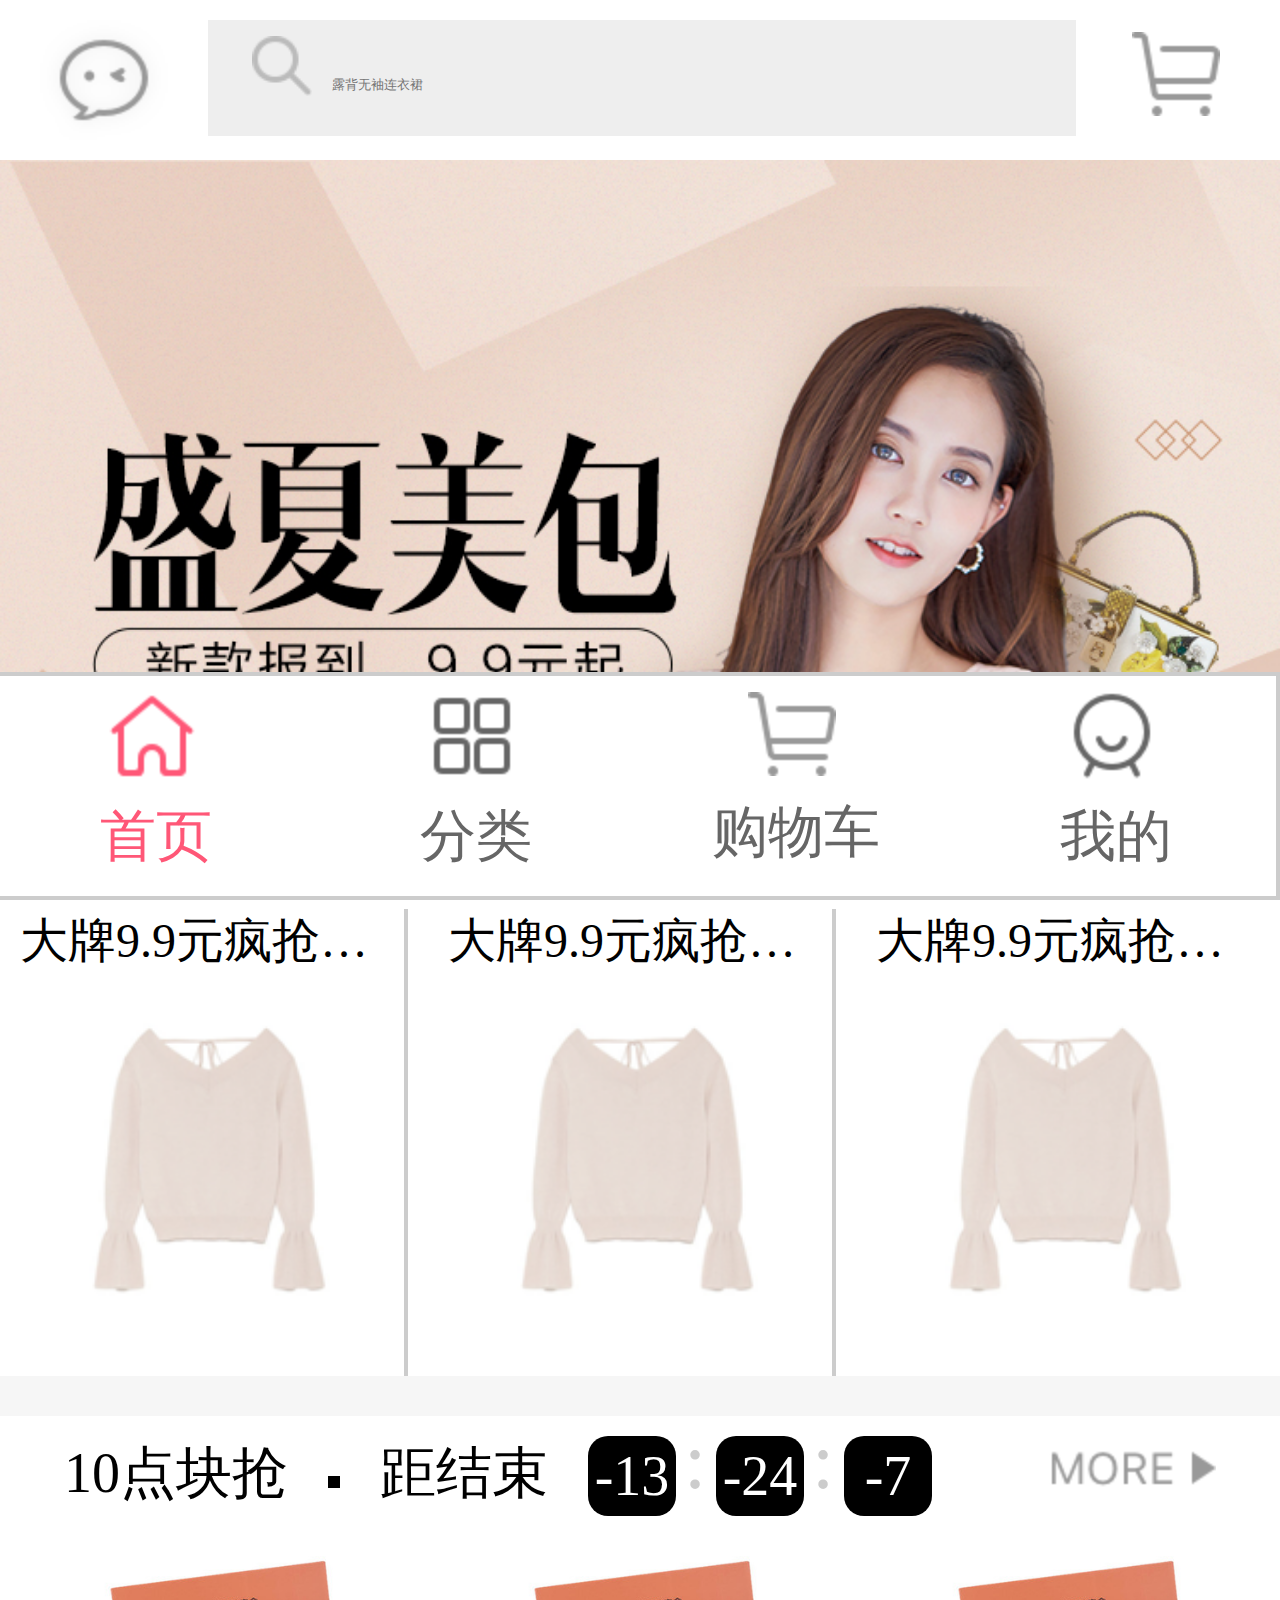
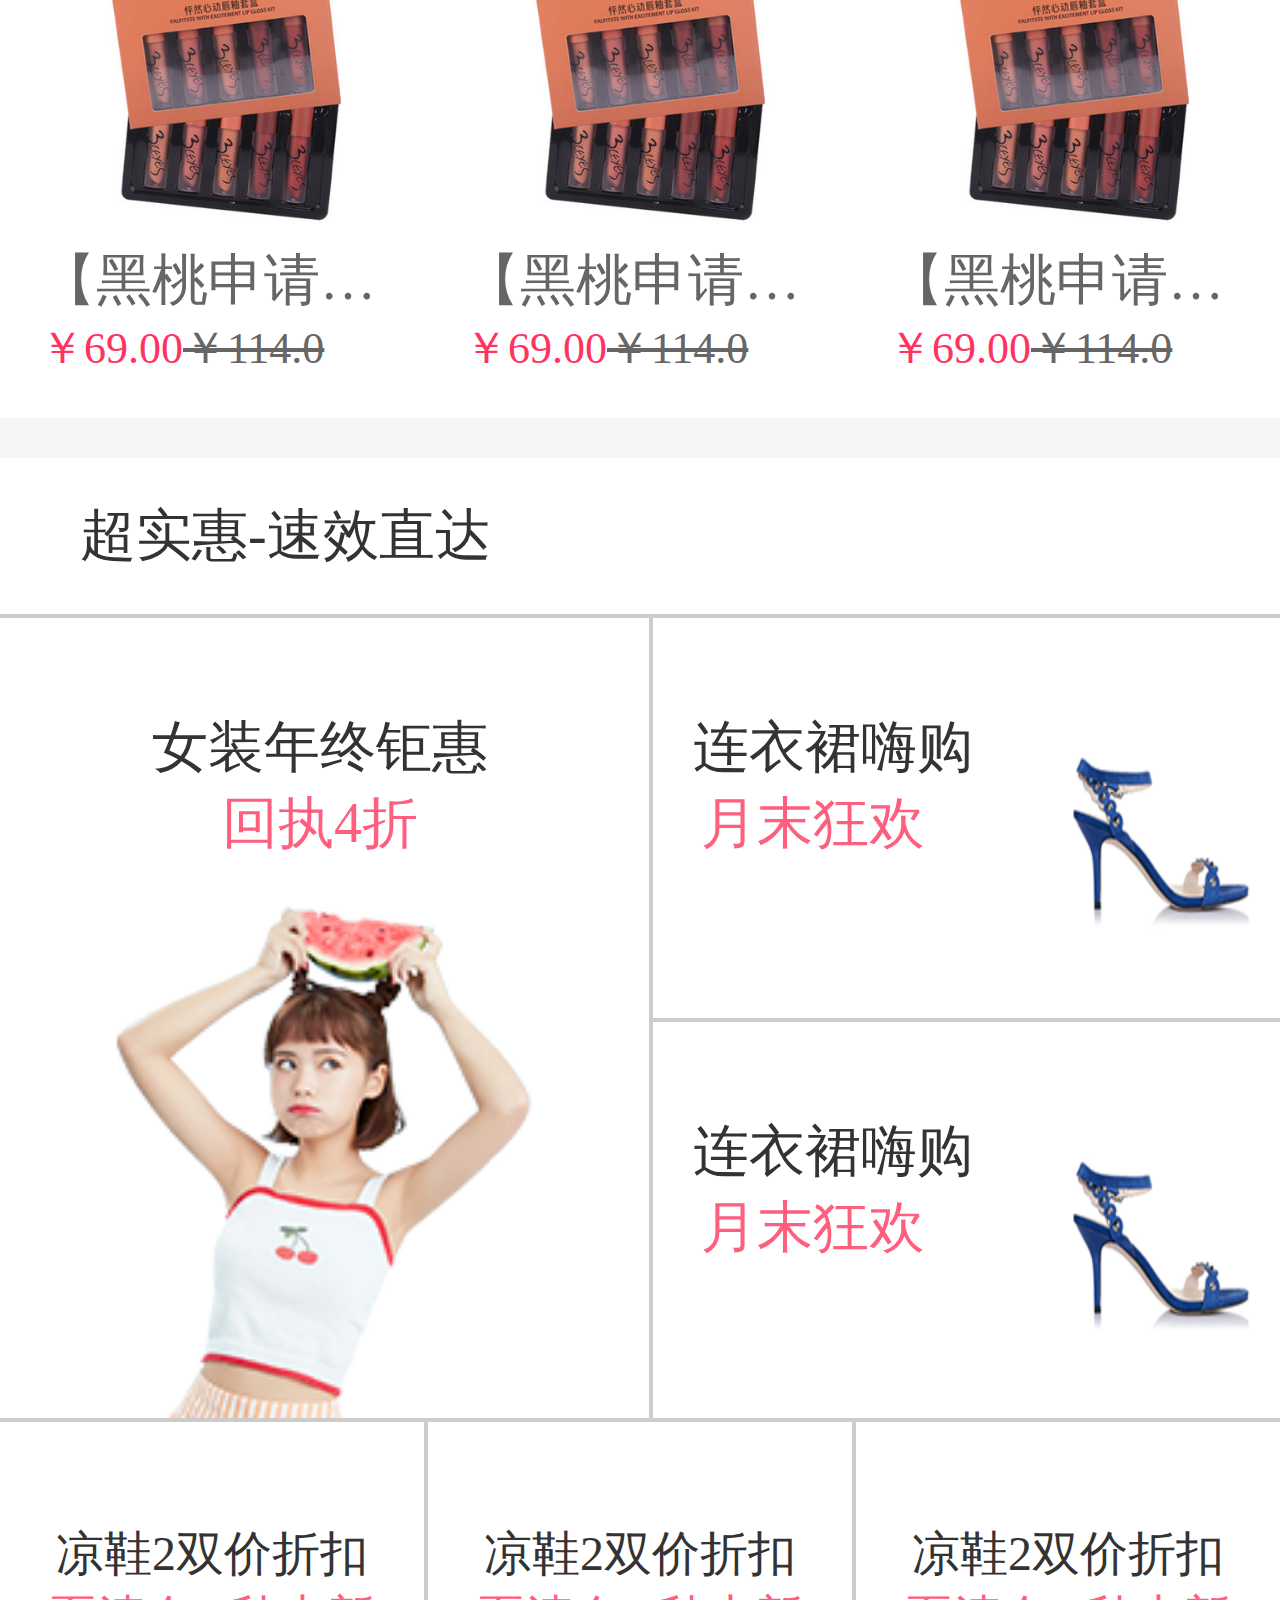
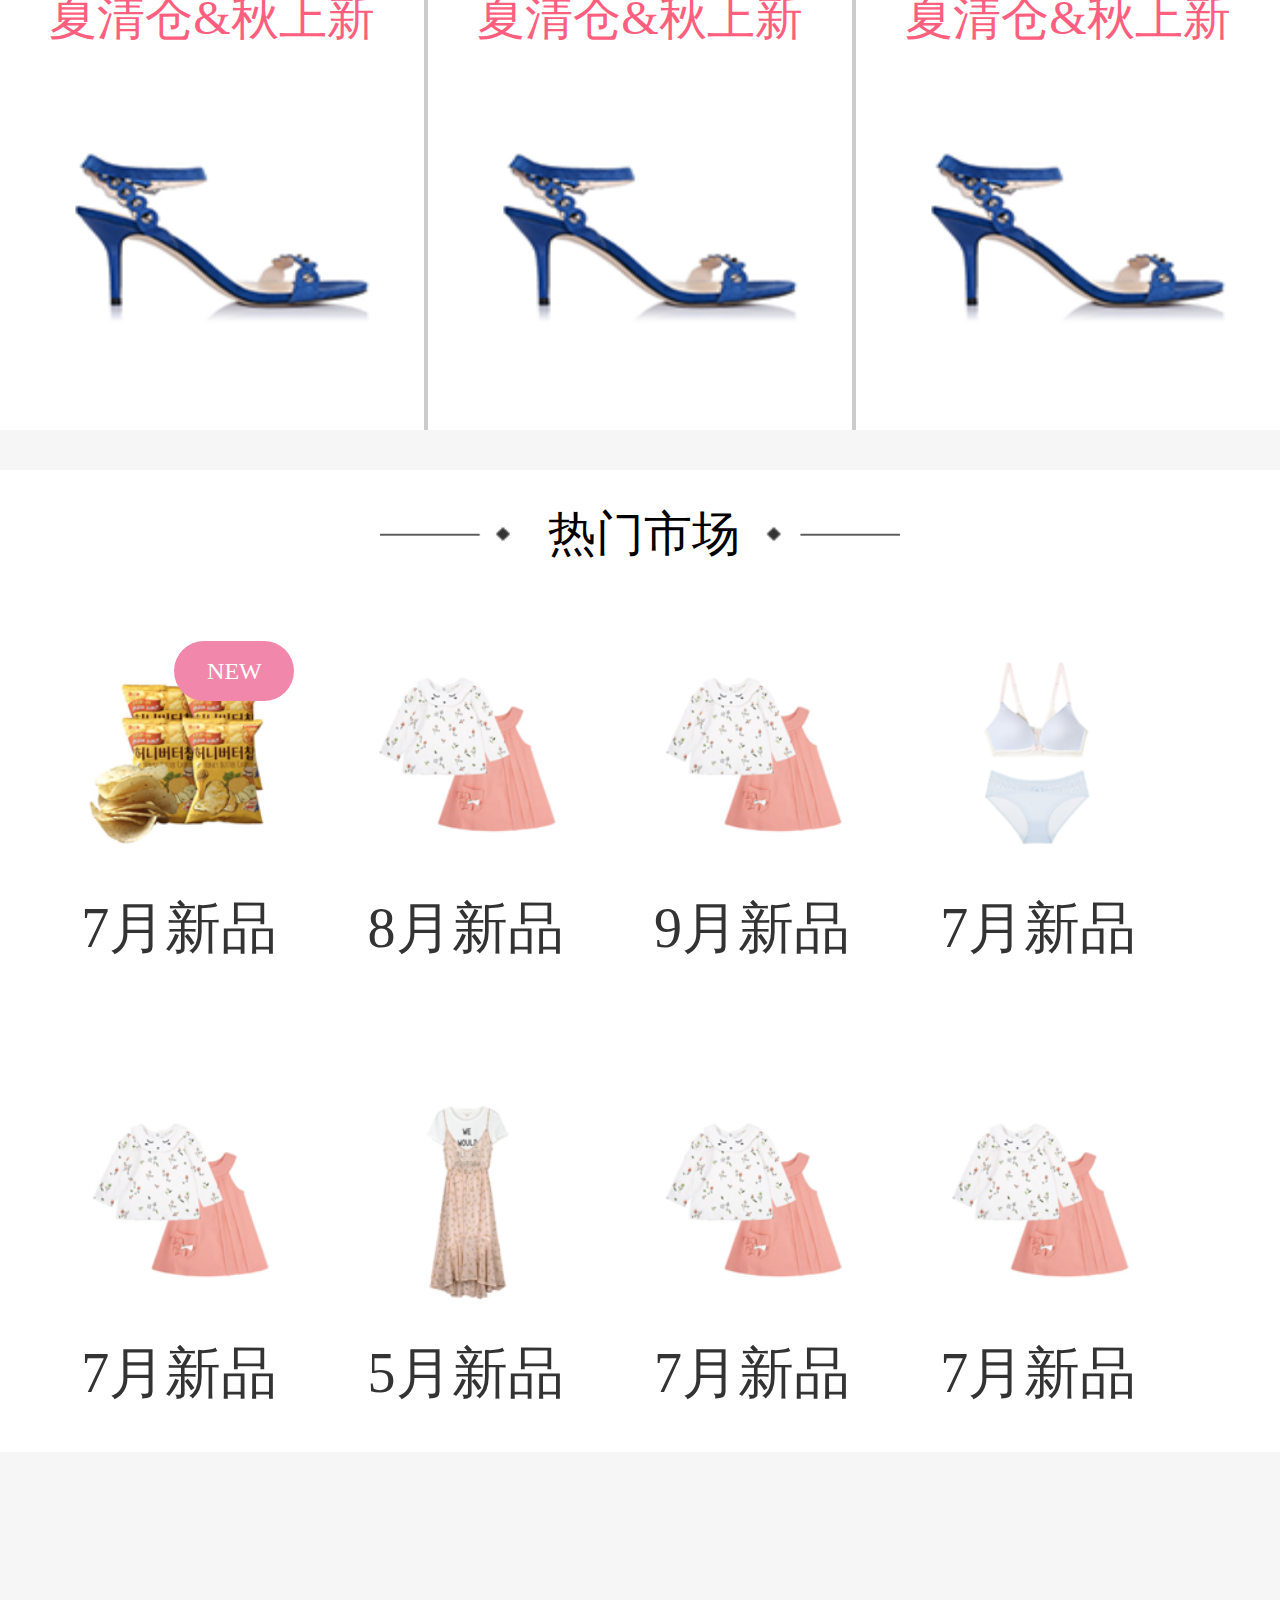
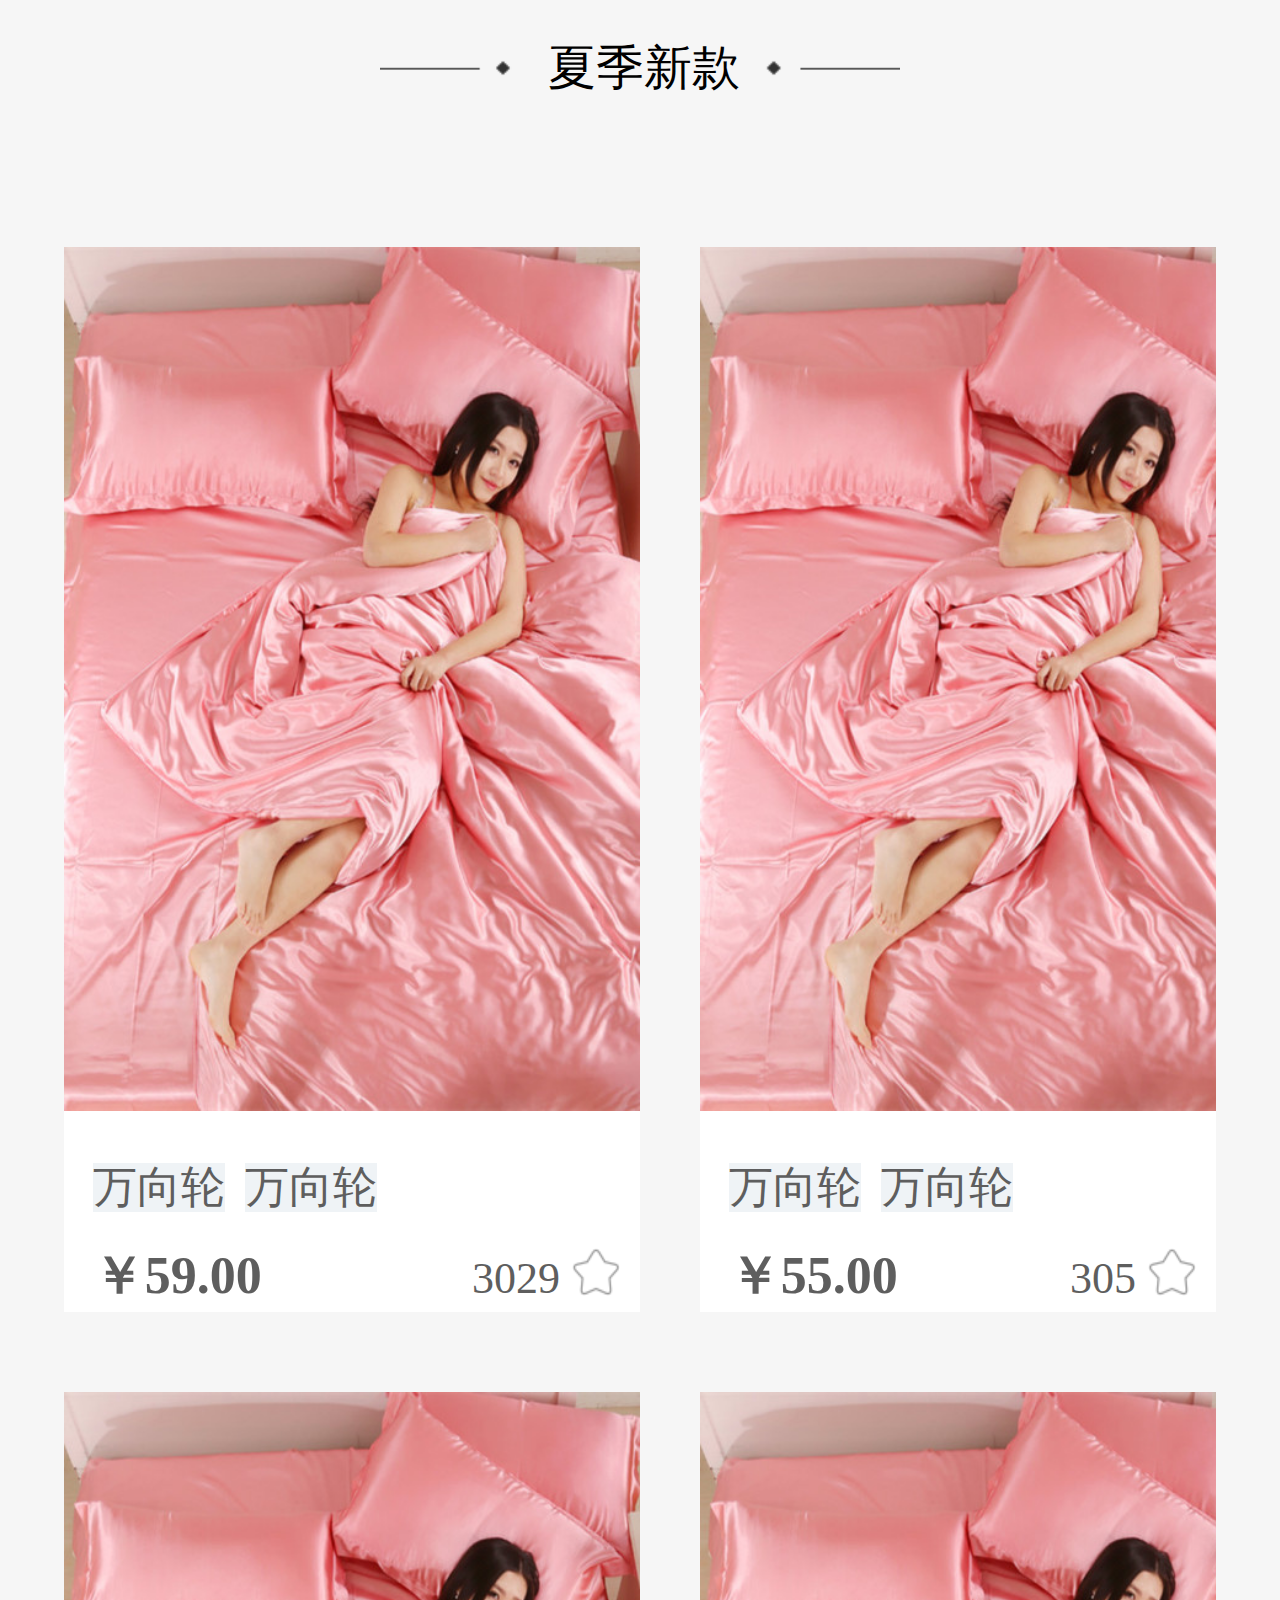
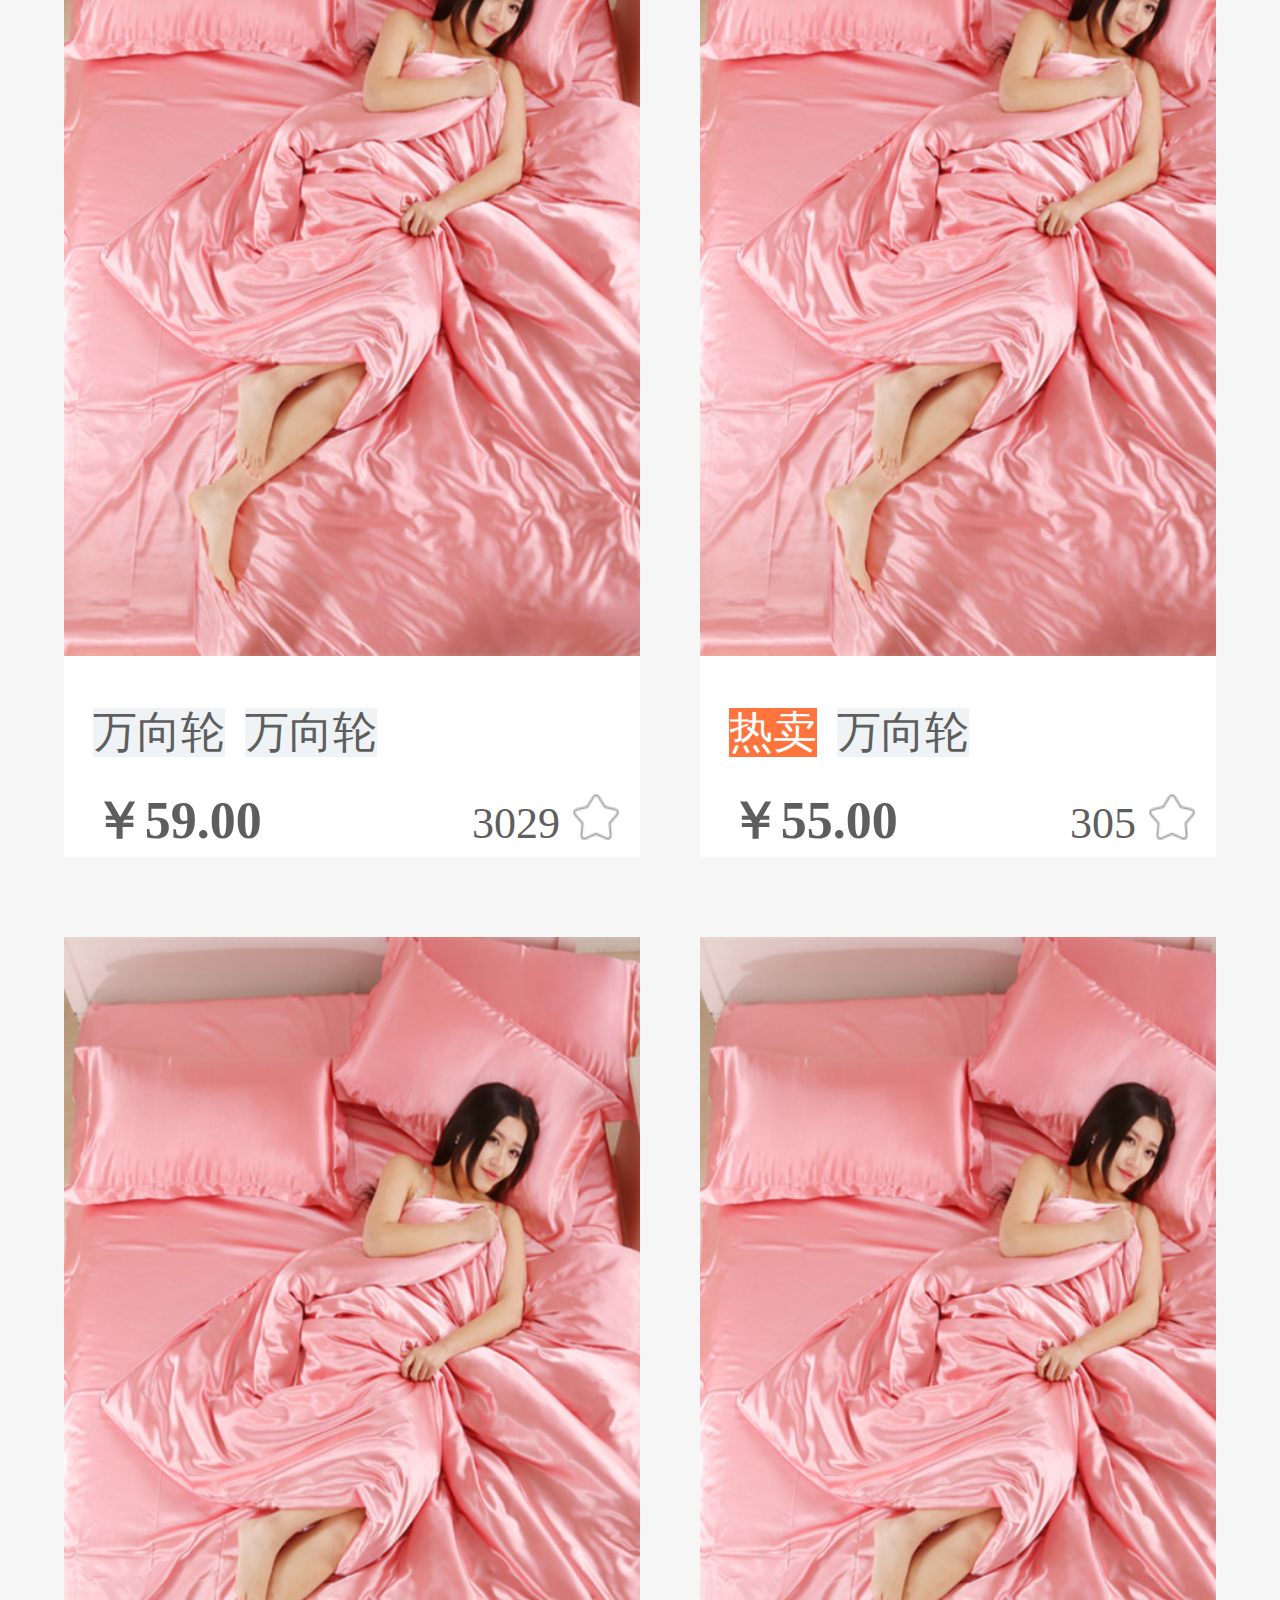
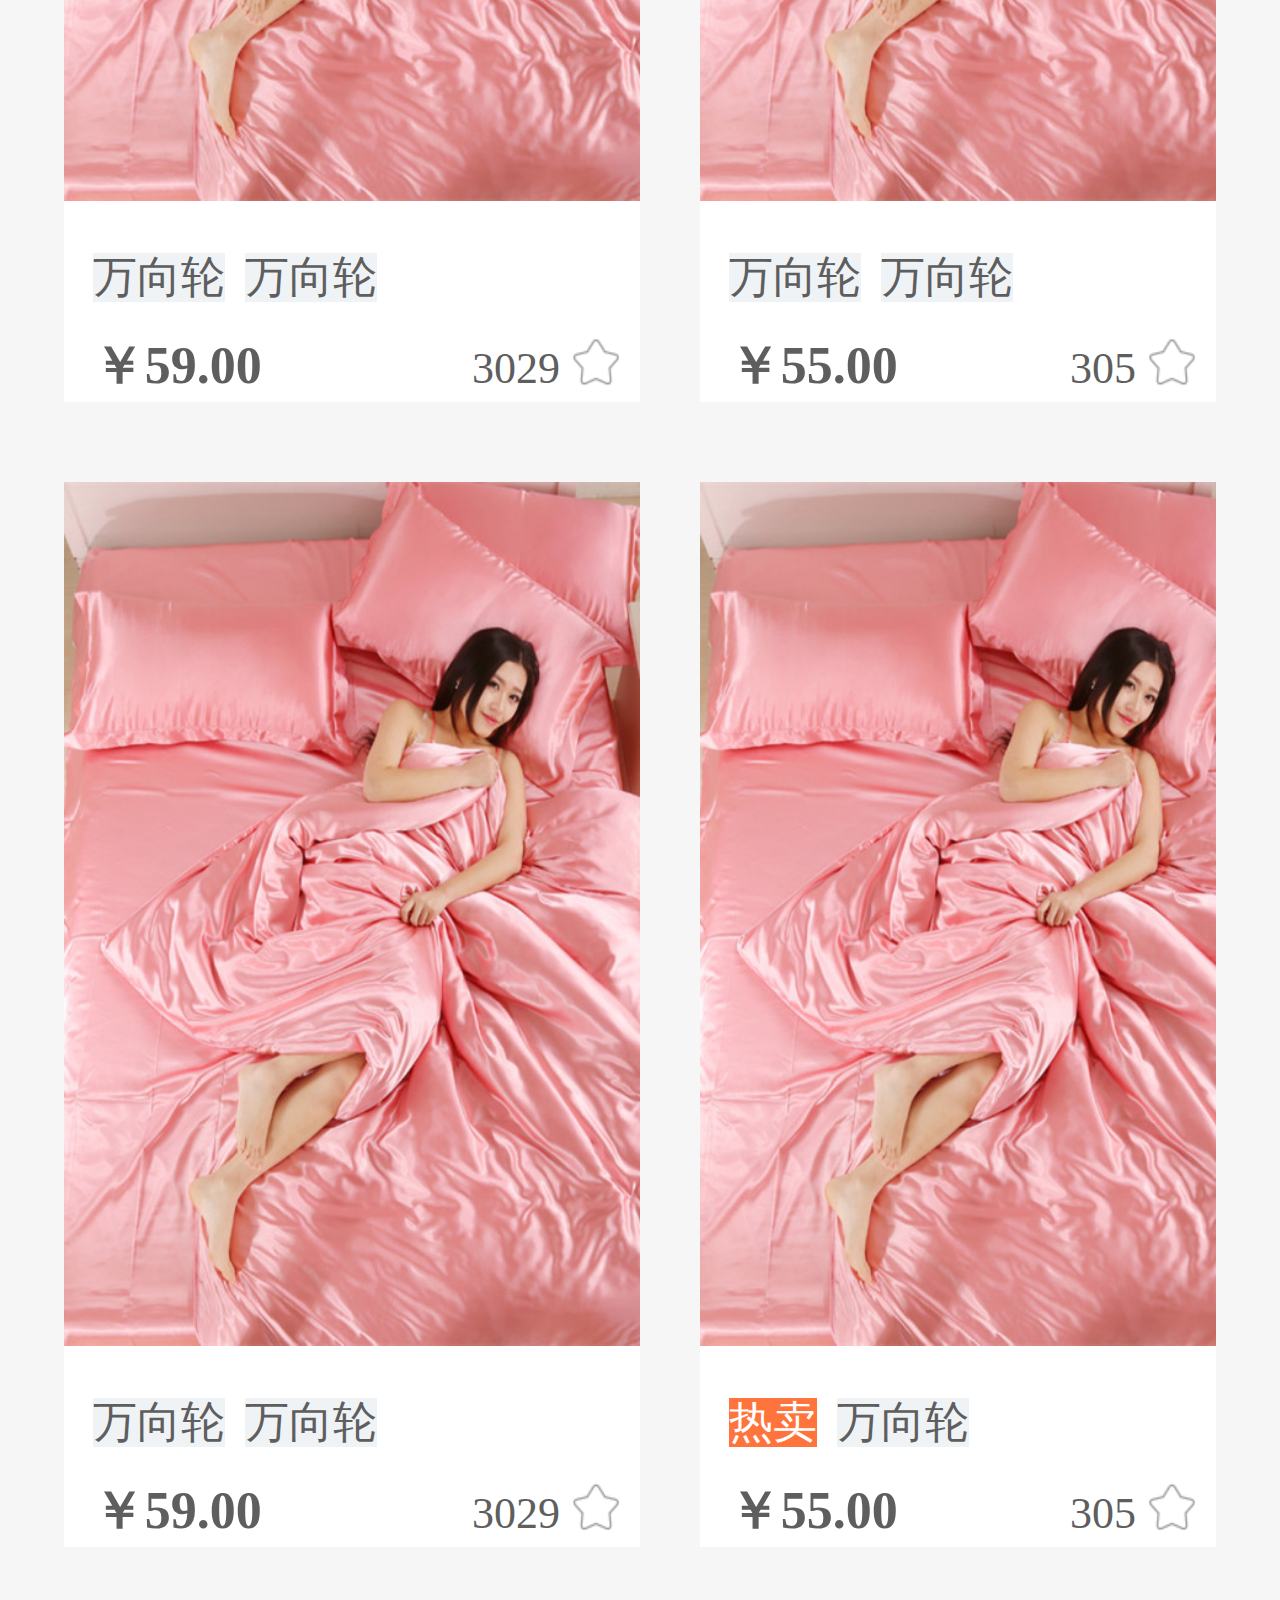
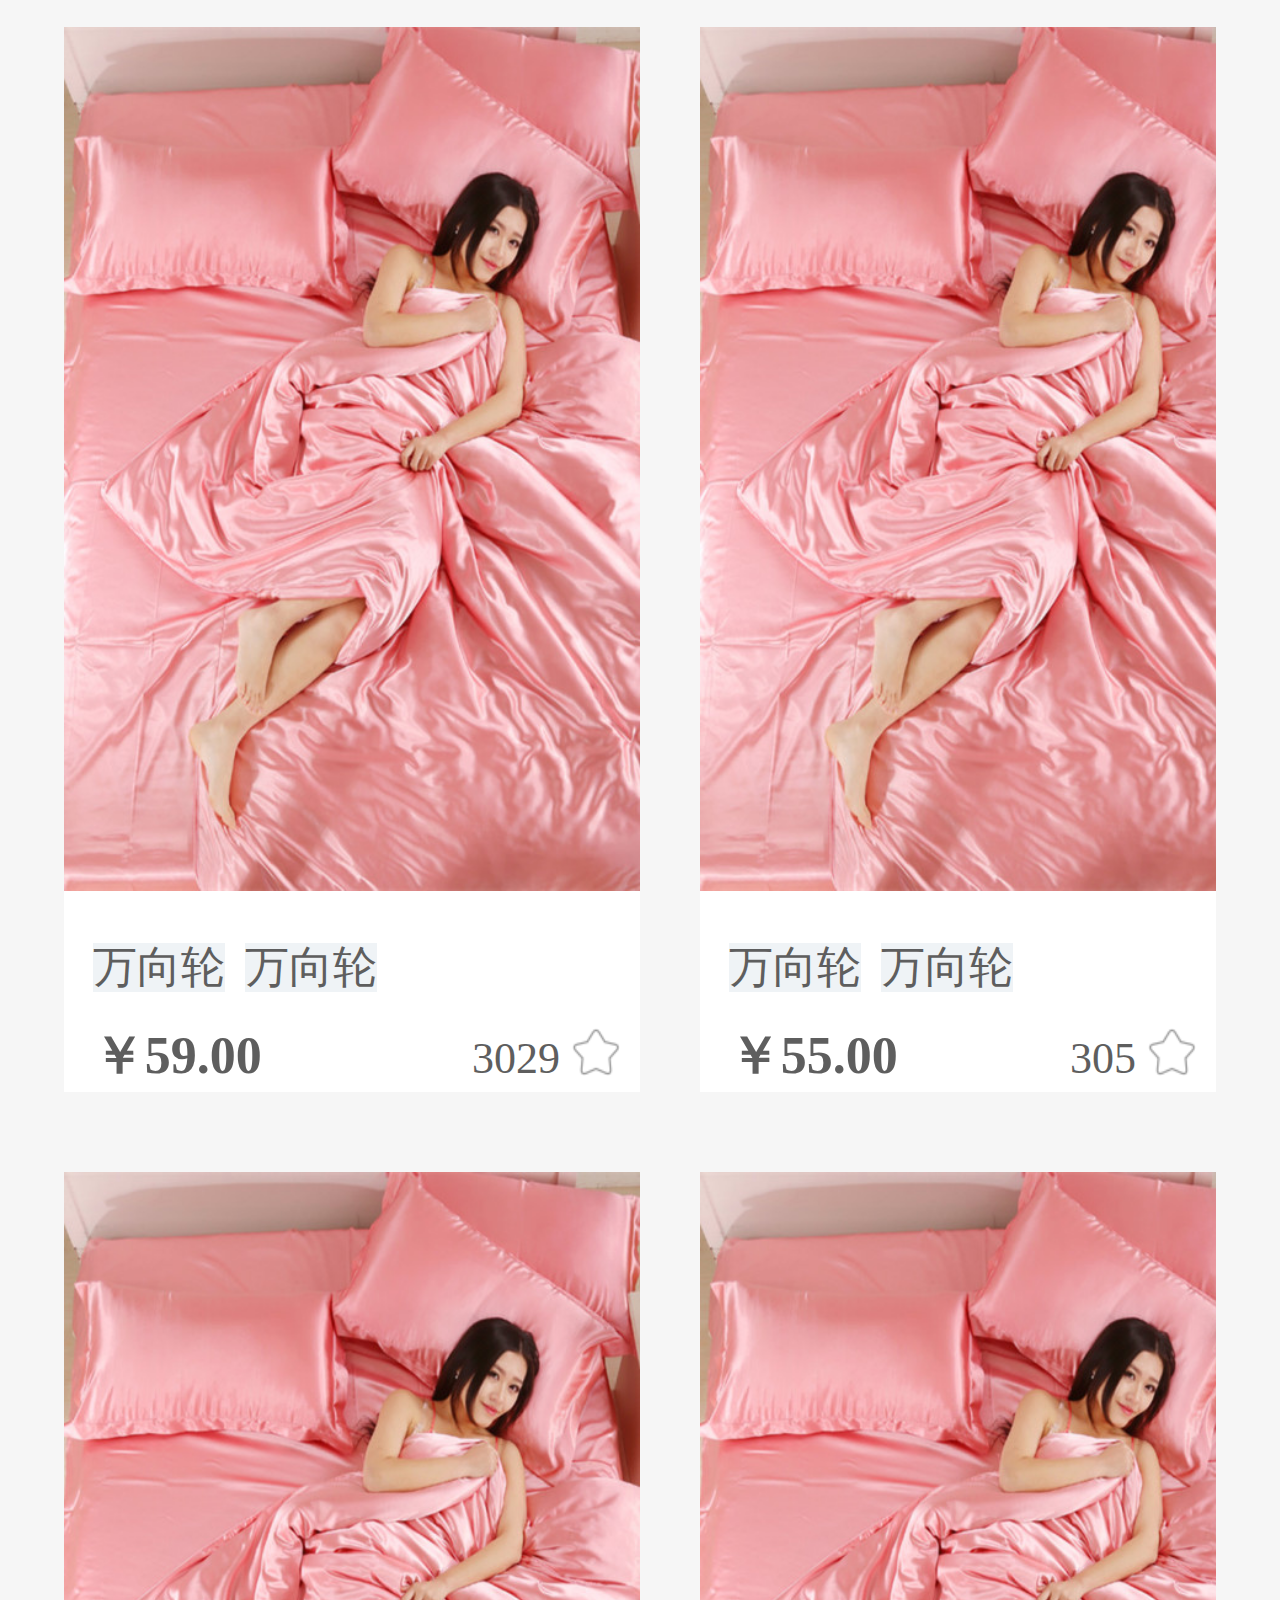
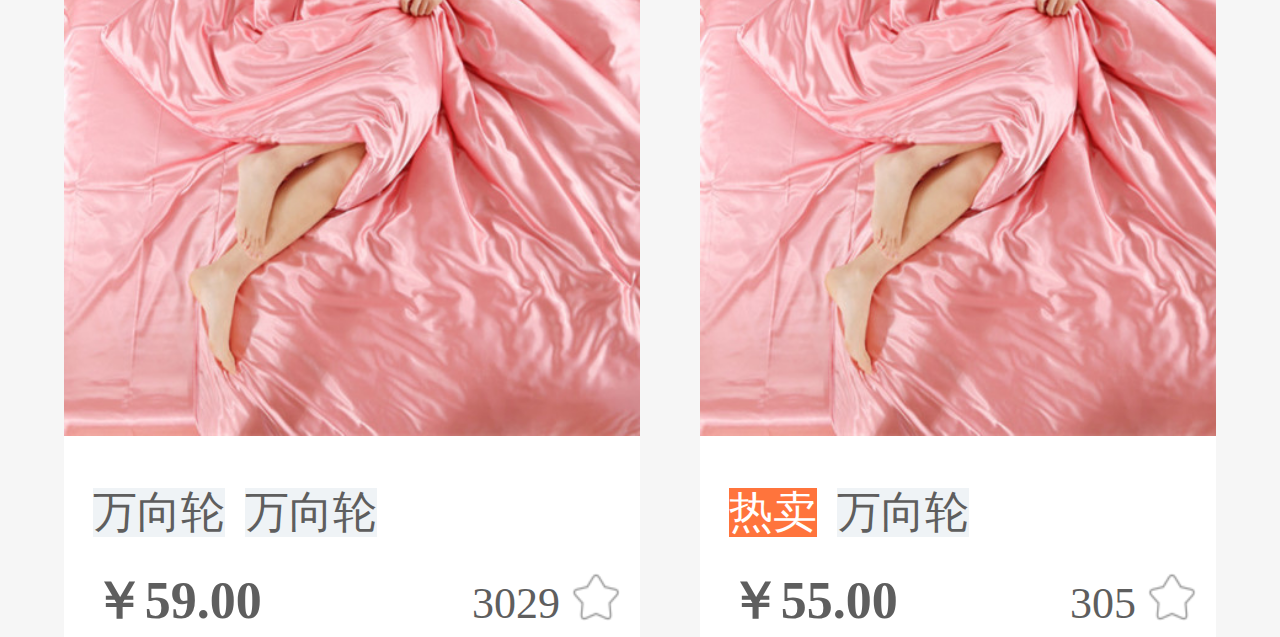
<file: index.html>
<!DOCTYPE html>
<html lang="en">
<head>
	<meta charset="UTF-8">
	<title>Document</title>
	<meta name="viewport" content="width=device-width,initial-scale=1.0,maximum-scale=1.0" />
	<link rel="stylesheet" href="style/index.css">
	<script src="js/index.js"></script>
	<script src="js/indexx.js"></script>
</head>
<body>
	<div class="header">
      <div class="ssk">
	       <div class="dhk">
	        <img src="image/dhk.png">
	       </div>
       <div class="lbwx">
	         <div class="tp">
	         <img src="image/ss.png">
	         </div>
        	<input type="text" placeholder="露背无袖连衣裙">
       </div>
        <div class="gwc">
        <img src="image/gwcc.png">
        </div>
      </div>
       <div class="dtu">
       <img src="image/sydt.jpg">
        </div>
        <div class="dsk">
         <div class="dyk">
          <span>品牌特卖</span>
         </div>
         <div class="dyk">
          <span>品牌特卖</span>
         </div>
         <div class="dyk">
          <span>品牌特卖</span>
         </div>
        </div>
      <div class="dpp">
	<div class="dpa">
	<span>大牌9.9元疯抢真的啊阿达阿达饭卡金风科技</span>
    <img src="image/ssyd.png">
	</div> 
	<div class="dpa">
	<span>大牌9.9元疯抢真的啊阿达阿达饭卡金风科技</span>
    <img src="image/ssyd.png">
	</div> 
	<div class="dpa1">
	<span>大牌9.9元疯抢真的啊阿达阿达饭卡金风科技</span>
    <img src="image/ssyd.png">
	</div> 
	</div>
</div>
<div class="center">
  <div class="center1">
	 <div class="ziti">
	 <span>10点块抢</span>
	 <span></span>
	 <span>距结束</span>
	 </div>
	 <div id="djs">
	 <span id="sp1"></span>
	 <span class="spp1">:</span>
	 <span id="sp2"></span>
	 <span class="spp1">:</span>
	 <span id="sp3"></span>
	 </div>
	 <div class="mode">
	 <img src="image/mode.png">
	 </div>
 </div>
  <div class="tpia">
    <div class="tppp">
	  <div class="image">
	  <img src="image/kohong.jpg">
	  </div>
	  <div class="zyi">
	  <span>【黑桃申请按揭大家啊</span>
	  </div>
	  <div class="zyi1">
	  <span>￥69.00</span>
	  <span>￥114.0</span>
	  </div>
	  </div>
	  <div class="tppp">
	  <div class="image">
	  <img src="image/kohong.jpg">
	  </div>
	  <div class="zyi">
	  <span>【黑桃申请按揭大家啊</span>
	  </div>
	  <div class="zyi1">
	  <span>￥69.00</span>
	  <span>￥114.0</span>
	  </div>
	  </div>
	  <div class="tppp">
	  <div class="image">
	  <img src="image/kohong.jpg">
	  </div>
	  <div class="zyi">
	  <span>【黑桃申请按揭大家啊</span>
	  </div>
	  <div class="zyi1">
	  <span>￥69.00</span>
	  <span>￥114.0</span>
	  </div>
	  </div>
  </div>
</div>
<div class="dsa">
	 <div class="ds1">
	 超实惠-速效直达
	 </div>
 <div class="ds2">
   <div class="dss1">
   	<span class="dss1son">女装年终钜惠</span>
   	<span class="dss1son2">回执4折</span>
   	<img src="image/nvz.png" class="image1">
   </div>
	  <div class="dss2">
	    <div class="dss3">
	      <span class="dss3son">连衣裙嗨购</span>
	      <span class="dss3son1">月末狂欢</span>
	      <img src="image/ggx0.png" class="ggx">
	    </div>
	<div class="dss4">
	      <span class="dss3son">连衣裙嗨购</span>
	      <span class="dss3son1">月末狂欢</span>
	      <img src="image/ggx0.png" class="ggx">
	    </div>
	  </div>
 </div>
 <div class="ddd">
  <div class="ddd1">
  	<span class="ddd1son">凉鞋2双价折扣</span>
  	<span class="ddd1son1">夏清仓&秋上新</span>
  	<img src="image/ggx0.png" class="ggx1">
  </div>
  <div class="ddd1">
  	<span class="ddd1son">凉鞋2双价折扣</span>
  	<span class="ddd1son1">夏清仓&秋上新</span>
  	<img src="image/ggx0.png" class="ggx1">
  </div>
  <div class="ddd2">
  	<span class="ddd1son">凉鞋2双价折扣</span>
  	<span class="ddd1son1">夏清仓&秋上新</span>
  	<img src="image/ggx0.png" class="ggx1">
  </div>
 </div>
</div>
<div class="header1">
	   <div class="tut">
	    <img src="image/tupian.png">
		<span class="zxrm">
		热门市场</span>
		</div>
		<div class="tut1">
		     <div class="xtt">
		     <div class="xtt1">
		      <img src="image/tts.png">
		      <div class="NEW">NEW</div>
		     </div>
		    <span>7月新品</span>
		   </div>
		   <div class="xtt">
		     <div class="xtt1">
		      <img src="image/st.png">
		     </div>
		    <span>8月新品</span>
		   </div>
		    <div class="xtt">
		     <div class="xtt1">
		      <img src="image/st.png">
		     </div>
		    <span>9月新品</span>
		   </div>
		    <div class="xtt">
		     <div class="xtt1">
		      <img src="image/sytt.png">
		     </div>
		    <span>7月新品</span>
		   </div>
		</div>
		<div class="tut1">
		     <div class="xtt">
		     <div class="xtt1">
		      <img src="image/st.png">
		     </div>
		    <span>7月新品</span>
		   </div>
		   <div class="xtt">
		     <div class="xtt1">
		      <img src="image/syt.png">
		     </div>
		    <span>5月新品</span>
		   </div>
		    <div class="xtt">
		     <div class="xtt1">
		      <img src="image/st.png">
		     </div>
		    <span>7月新品</span>
		   </div>
		    <div class="xtt">
		     <div class="xtt1">
		      <img src="image/st.png">
		     </div>
		    <span>7月新品</span>
		   </div>
		</div>
	</div>
   <div class="xjxk">
	   <div class="tut">
	    <img src="image/tupian.png">
		<span class="zxrm">
		夏季新款</span>
		</div>
	</div>

   
    <div class="cbd">
	  <div class="xiamian">
          <div class="zjk">
             <div class="qba">
	 	      <div class="xiamian1">
	 	        <img src="image/tupp1.jpg" class="tiy">
	 		</div>
	 	       <div class="xiamian2">
	 	           <div class="xin">
	 	   			<div class="xin1">
			 		<span class="xinkuana">万向轮</span>
			 		<span class="xinkuana11">万向轮</span>
			 		</div>
			 		<span class="xinkuana1">￥59.00</span>
			 	    <span class="xinkuana3">3029</span>
			 		<img src="image/tupp.png" class="xinkuana2">
			 		</div>
	 			</div>
	 	</div>
			 	<div class="qba1">
					 	<div class="xiamian1">
					 	<img src="image/tupp1.jpg" class="tiy">
				 		</div>
		 			<div class="xiamian2">
		 			<div class="xin">
		 	  				 <div class="xin1">
		 						<span class="xinkuana">万向轮</span>
		 						<span class="xinkuana11">万向轮</span>
		 					 </div>
				 		<span class="xinkuana1">￥55.00</span>
				 	    <span class="xinkuana3">305</span>
				 		<img src="image/tupp.png" class="xinkuana2">
		 			</div>
		 			</div>
	 	       </div>
	 </div>
	 <div class="xiamian">
          <div class="zjk">
             <div class="qba">
	 	      <div class="xiamian1">
	 	        <img src="image/tupp1.jpg" class="tiy">
	 		</div>
	 	       <div class="xiamian2">
	 	           <div class="xin">
	 	   			<div class="xin1">
			 		<span class="xinkuana">万向轮</span>
			 		<span class="xinkuana11">万向轮</span>
			 		</div>
			 		<span class="xinkuana1">￥59.00</span>
			 	    <span class="xinkuana3">3029</span>
			 		<img src="image/tupp.png" class="xinkuana2">
			 		</div>
	 			</div>
	 	</div>
			 	<div class="qba1">
					 	<div class="xiamian1">
					 	<img src="image/tupp1.jpg" class="tiy">
				 		</div>
		 			<div class="xiamian2">
		 			<div class="xin">
		 	  				 <div class="xin1">
		 						<span class="xinkuana112">热卖</span>
		 						<span class="xinkuana11">万向轮</span>
		 					 </div>
				 		<span class="xinkuana1">￥55.00</span>
				 	    <span class="xinkuana3">305</span>
				 		<img src="image/tupp.png" class="xinkuana2">
		 			</div>
		 			</div>
	 	       </div>
	 </div>
	 <div class="xiamian">
          <div class="zjk">
             <div class="qba">
	 	      <div class="xiamian1">
	 	        <img src="image/tupp1.jpg" class="tiy">
	 		</div>
	 	       <div class="xiamian2">
	 	           <div class="xin">
	 	   			<div class="xin1">
			 		<span class="xinkuana">万向轮</span>
			 		<span class="xinkuana11">万向轮</span>
			 		</div>
			 		<span class="xinkuana1">￥59.00</span>
			 	    <span class="xinkuana3">3029</span>
			 		<img src="image/tupp.png" class="xinkuana2">
			 		</div>
	 			</div>
	 	</div>
			 	<div class="qba1">
					 	<div class="xiamian1">
					 	<img src="image/tupp1.jpg" class="tiy">
				 		</div>
		 			<div class="xiamian2">
		 			<div class="xin">
		 	  				 <div class="xin1">
		 						<span class="xinkuana">万向轮</span>
		 						<span class="xinkuana11">万向轮</span>
		 					 </div>
				 		<span class="xinkuana1">￥55.00</span>
				 	    <span class="xinkuana3">305</span>
				 		<img src="image/tupp.png" class="xinkuana2">
		 			</div>
		 			</div>
	 	       </div>
	 </div>
	 <div class="xiamian">
          <div class="zjk">
             <div class="qba">
	 	      <div class="xiamian1">
	 	        <img src="image/tupp1.jpg" class="tiy">
	 		</div>
	 	       <div class="xiamian2">
	 	           <div class="xin">
	 	   			<div class="xin1">
			 		<span class="xinkuana">万向轮</span>
			 		<span class="xinkuana11">万向轮</span>
			 		</div>
			 		<span class="xinkuana1">￥59.00</span>
			 	    <span class="xinkuana3">3029</span>
			 		<img src="image/tupp.png" class="xinkuana2">
			 		</div>
	 			</div>
	 	</div>
			 	<div class="qba1">
					 	<div class="xiamian1">
					 	<img src="image/tupp1.jpg" class="tiy">
				 		</div>
		 			<div class="xiamian2">
		 			<div class="xin">
		 	  				 <div class="xin1">
		 						<span class="xinkuana112">热卖</span>
		 						<span class="xinkuana11">万向轮</span>
		 					 </div>
				 		<span class="xinkuana1">￥55.00</span>
				 	    <span class="xinkuana3">305</span>
				 		<img src="image/tupp.png" class="xinkuana2">
		 			</div>
		 			</div>
	 	       </div>
	 </div>
	 <div class="xiamian">
          <div class="zjk">
             <div class="qba">
	 	      <div class="xiamian1">
	 	        <img src="image/tupp1.jpg" class="tiy">
	 		</div>
	 	       <div class="xiamian2">
	 	           <div class="xin">
	 	   			<div class="xin1">
			 		<span class="xinkuana">万向轮</span>
			 		<span class="xinkuana11">万向轮</span>
			 		</div>
			 		<span class="xinkuana1">￥59.00</span>
			 	    <span class="xinkuana3">3029</span>
			 		<img src="image/tupp.png" class="xinkuana2">
			 		</div>
	 			</div>
	 	</div>
			 	<div class="qba1">
					 	<div class="xiamian1">
					 	<img src="image/tupp1.jpg" class="tiy">
				 		</div>
		 			<div class="xiamian2">
		 			<div class="xin">
		 	  				 <div class="xin1">
		 						<span class="xinkuana">万向轮</span>
		 						<span class="xinkuana11">万向轮</span>
		 					 </div>
				 		<span class="xinkuana1">￥55.00</span>
				 	    <span class="xinkuana3">305</span>
				 		<img src="image/tupp.png" class="xinkuana2">
		 			</div>
		 			</div>
	 	       </div>
	 </div>
	 <div class="xiamian">
          <div class="zjk">
             <div class="qba">
	 	      <div class="xiamian1">
	 	        <img src="image/tupp1.jpg" class="tiy">
	 		</div>
	 	       <div class="xiamian2">
	 	           <div class="xin">
	 	   			<div class="xin1">
			 		<span class="xinkuana">万向轮</span>
			 		<span class="xinkuana11">万向轮</span>
			 		</div>
			 		<span class="xinkuana1">￥59.00</span>
			 	    <span class="xinkuana3">3029</span>
			 		<img src="image/tupp.png" class="xinkuana2">
			 		</div>
	 			</div>
	 	</div>
			 	<div class="qba1">
					 	<div class="xiamian1">
					 	<img src="image/tupp1.jpg" class="tiy">
				 		</div>
		 			<div class="xiamian2">
		 			<div class="xin">
		 	  				 <div class="xin1">
		 						<span class="xinkuana112">热卖</span>
		 						<span class="xinkuana11">万向轮</span>
		 					 </div>
				 		<span class="xinkuana1">￥55.00</span>
				 	    <span class="xinkuana3">305</span>
				 		<img src="image/tupp.png" class="xinkuana2">
		 			</div>
		 			</div>
	 	       </div>
	 </div>
</div>
 <div class="end">
     <div class="sy">
     <img src="image/sy.png">
     <a href="#"><span>首页</span></a>
     </div>
     <div class="fl">
     <img src="image/fl.png">
      <a href="#"><span>分类</span></a>
     </div>
     <div class="gwcc">
     <img src="image/gwcc.png">
      <a href="shopping.html"><span>购物车</span></a>
     </div>
     <div class="wd">
     <img src="image/wd.png">
     <a href="list.html"> <span>我的</span></a>
     </div>
    </div>
</body>
</html>
</file>
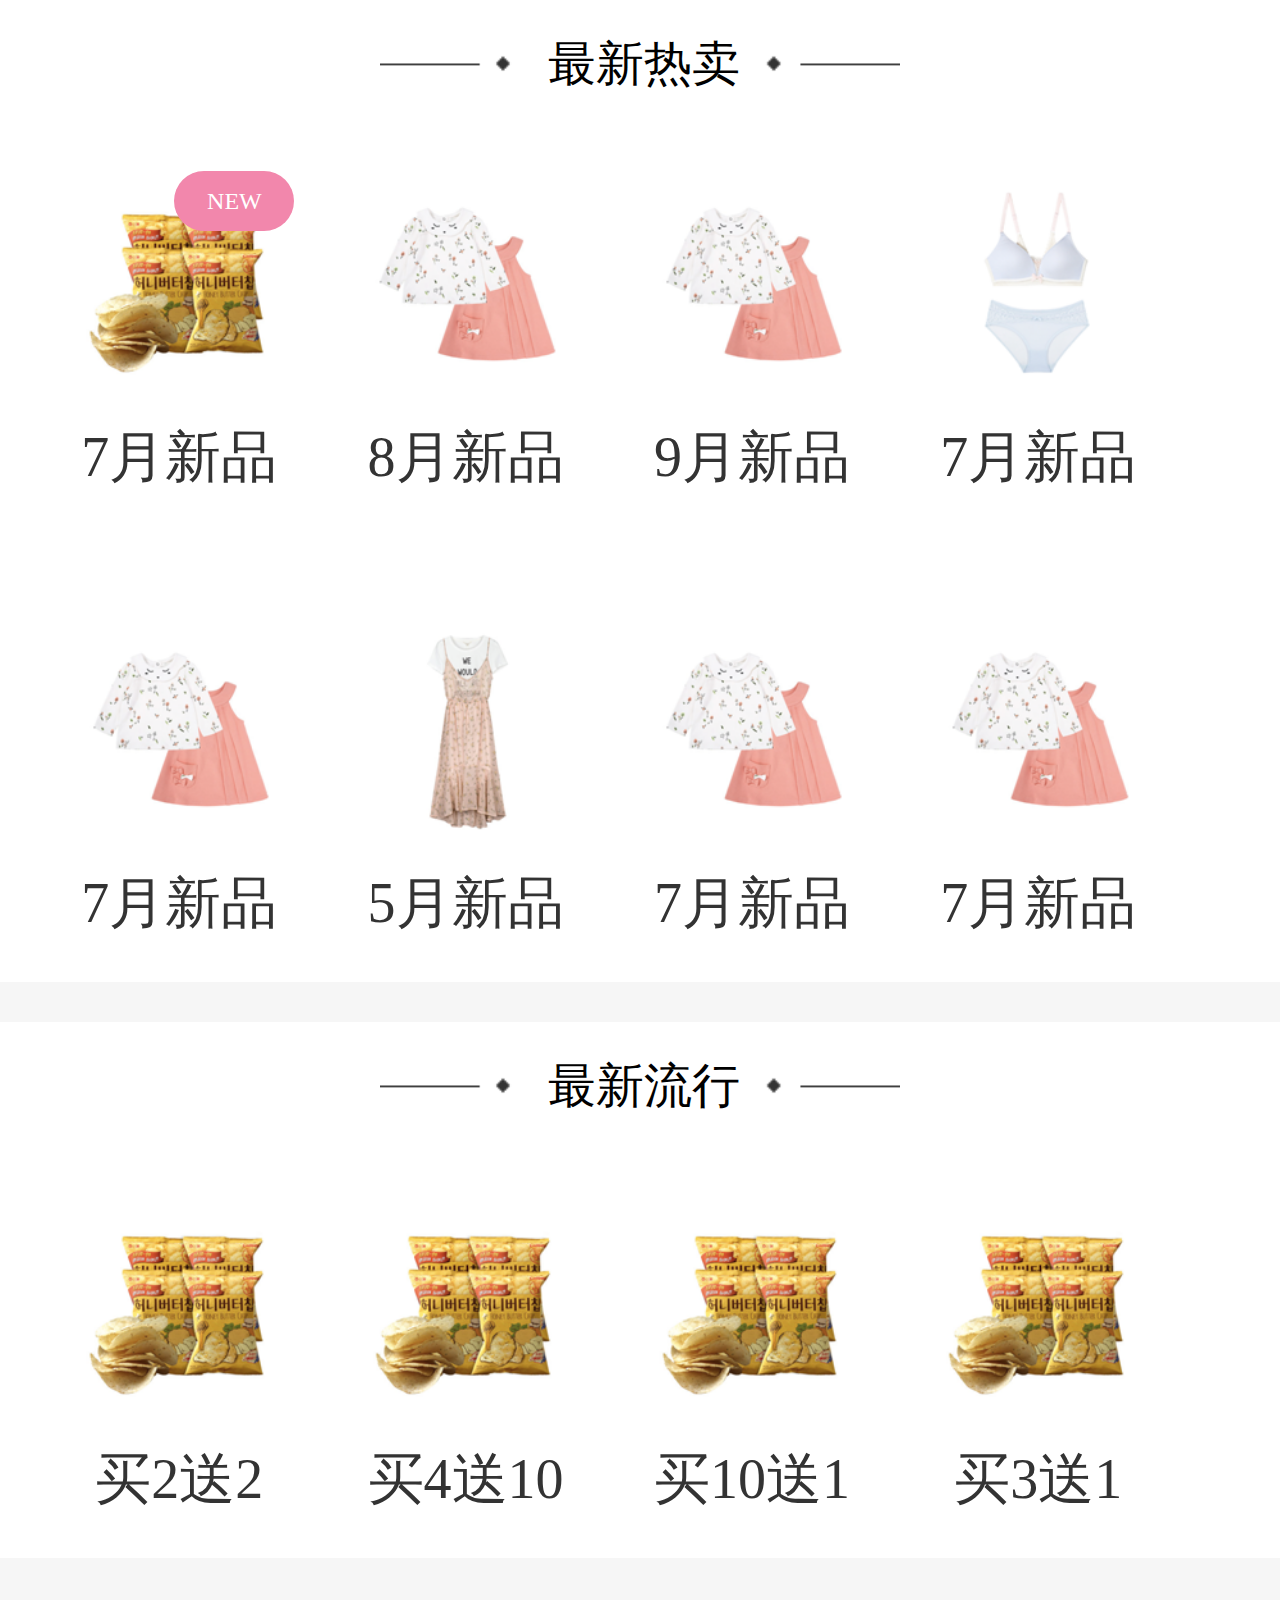
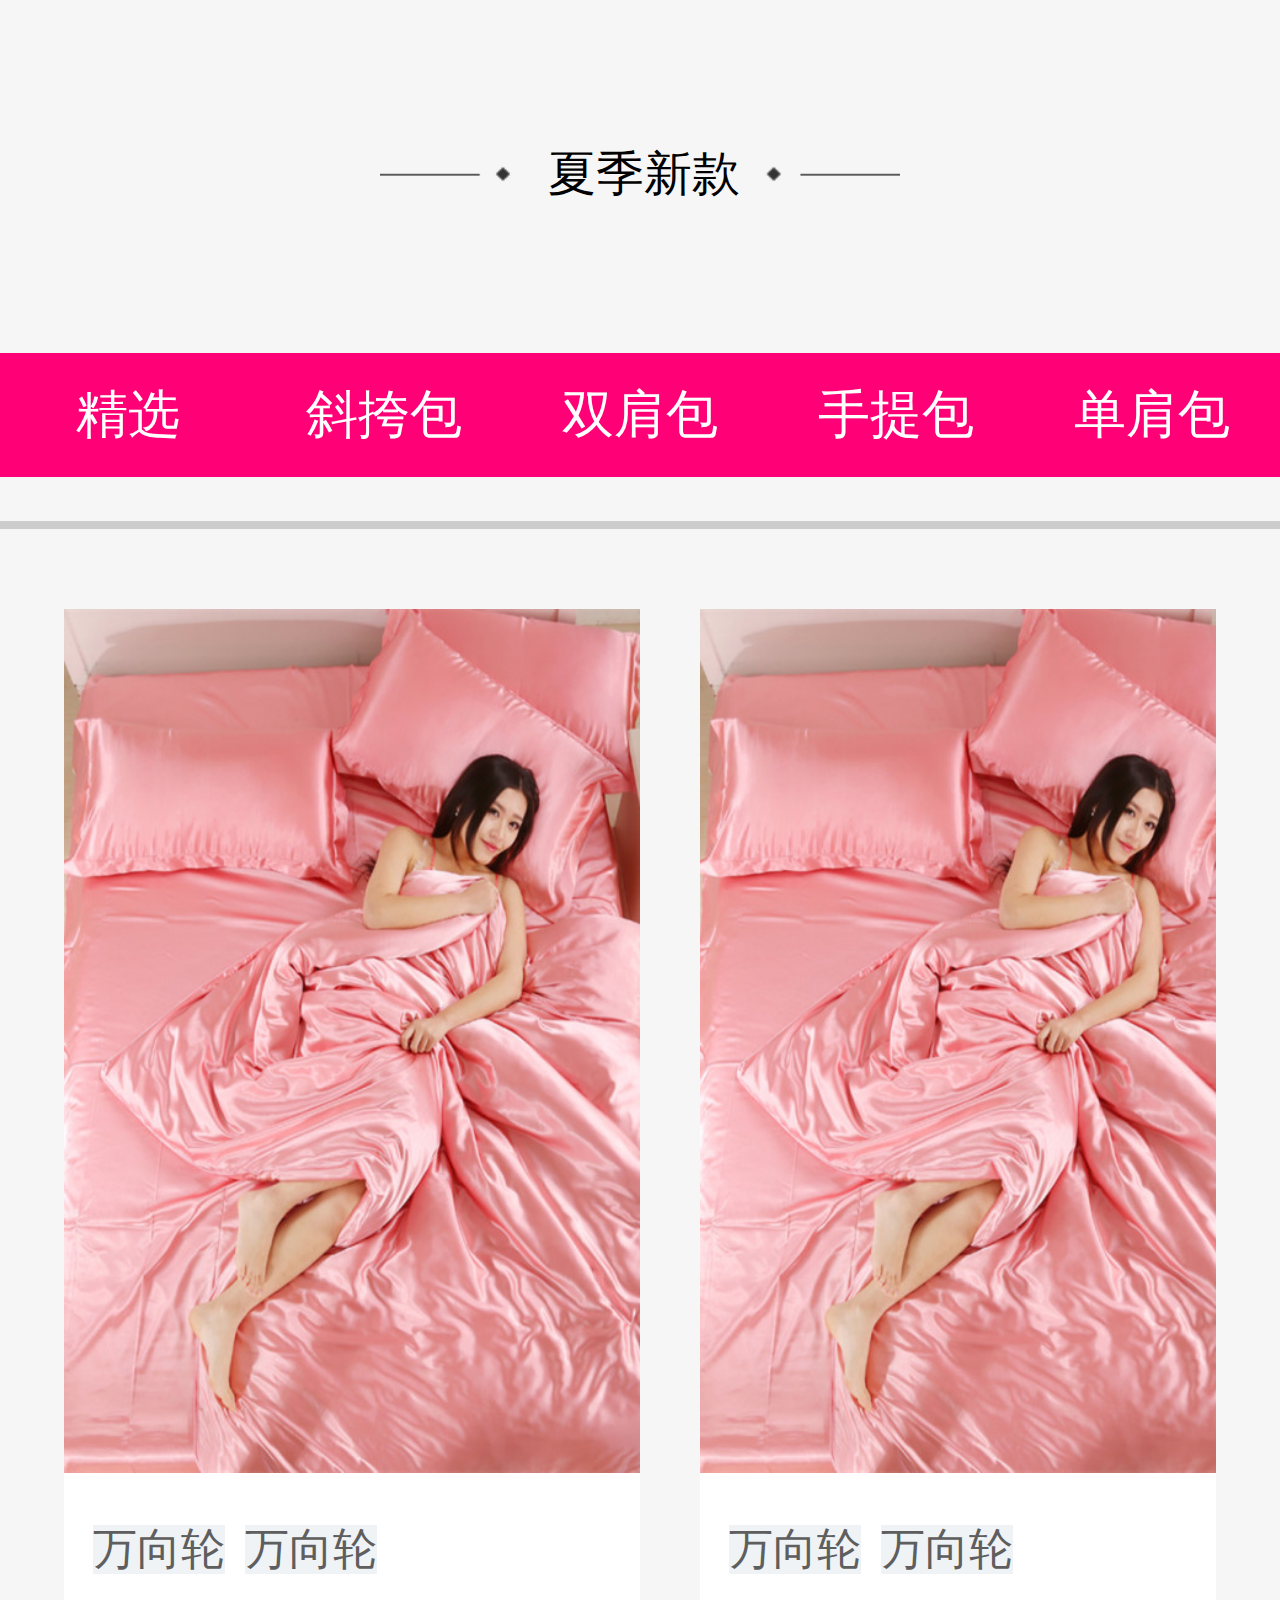
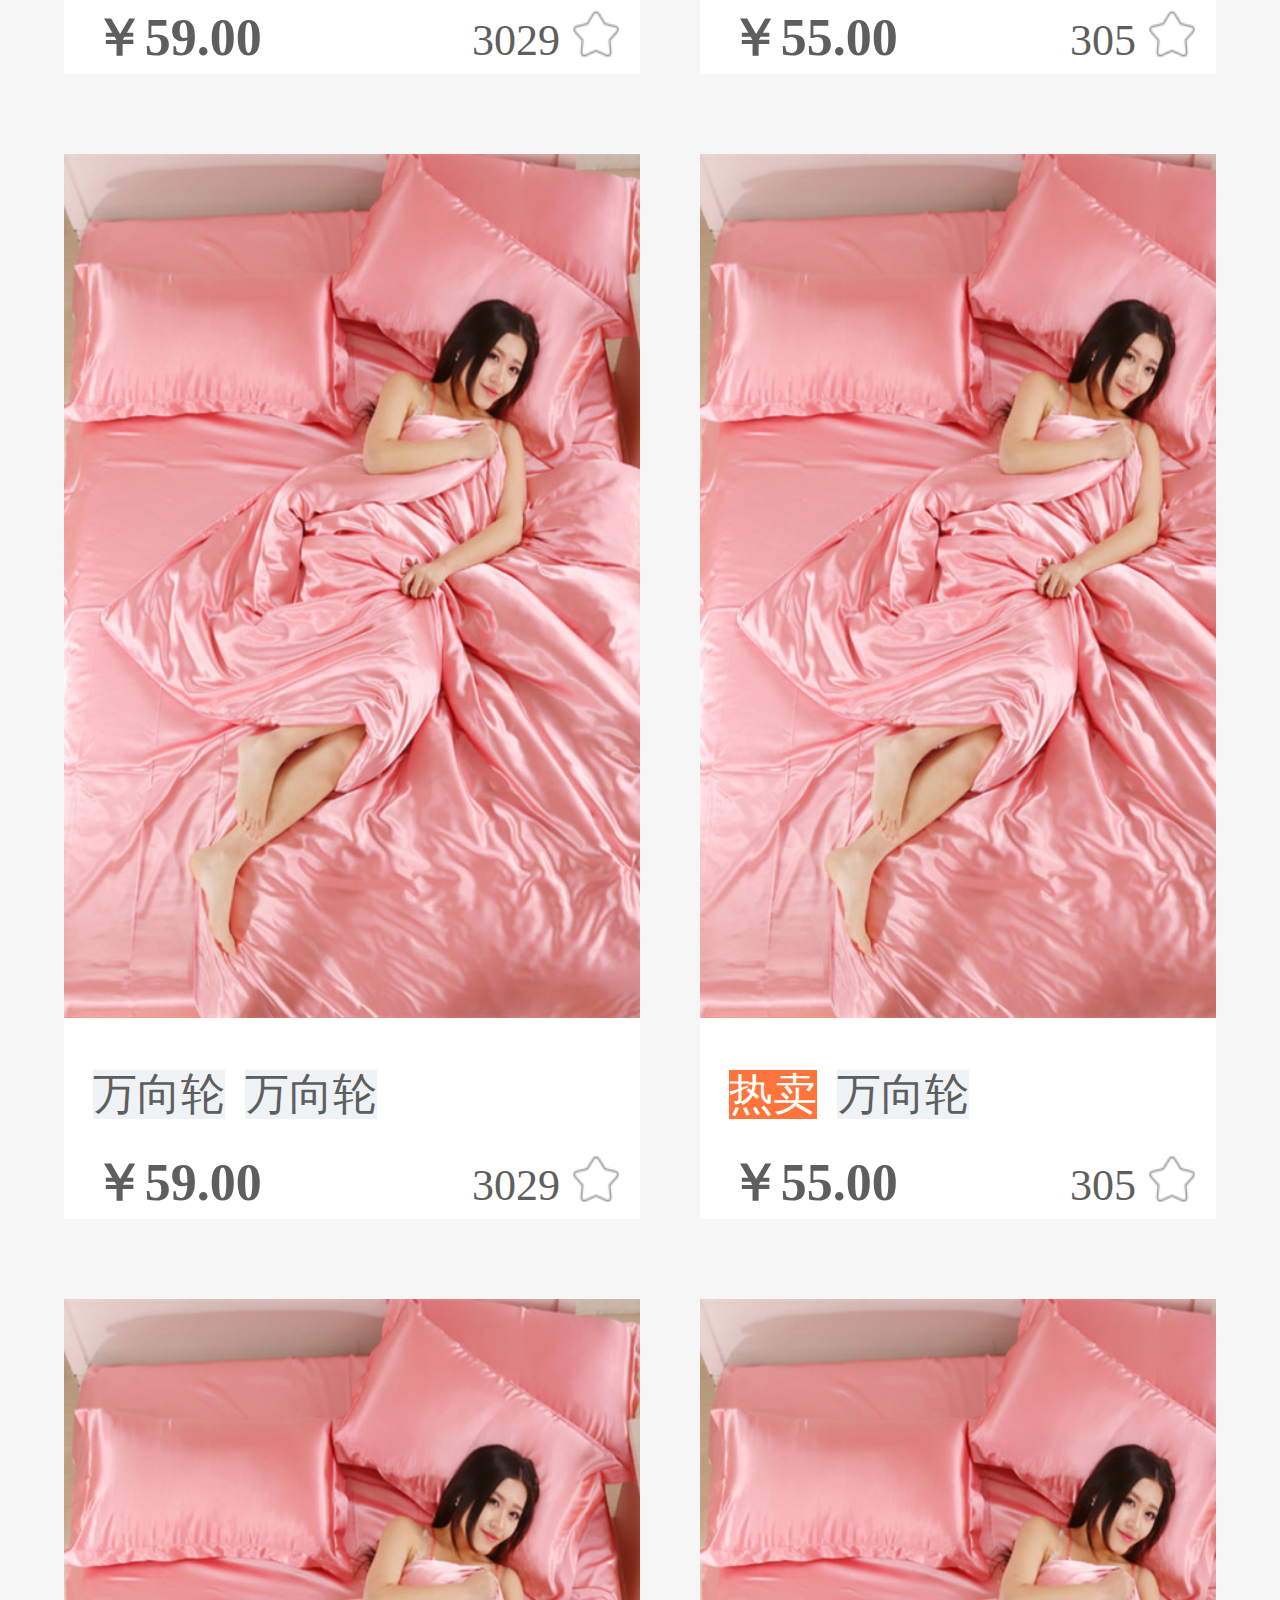
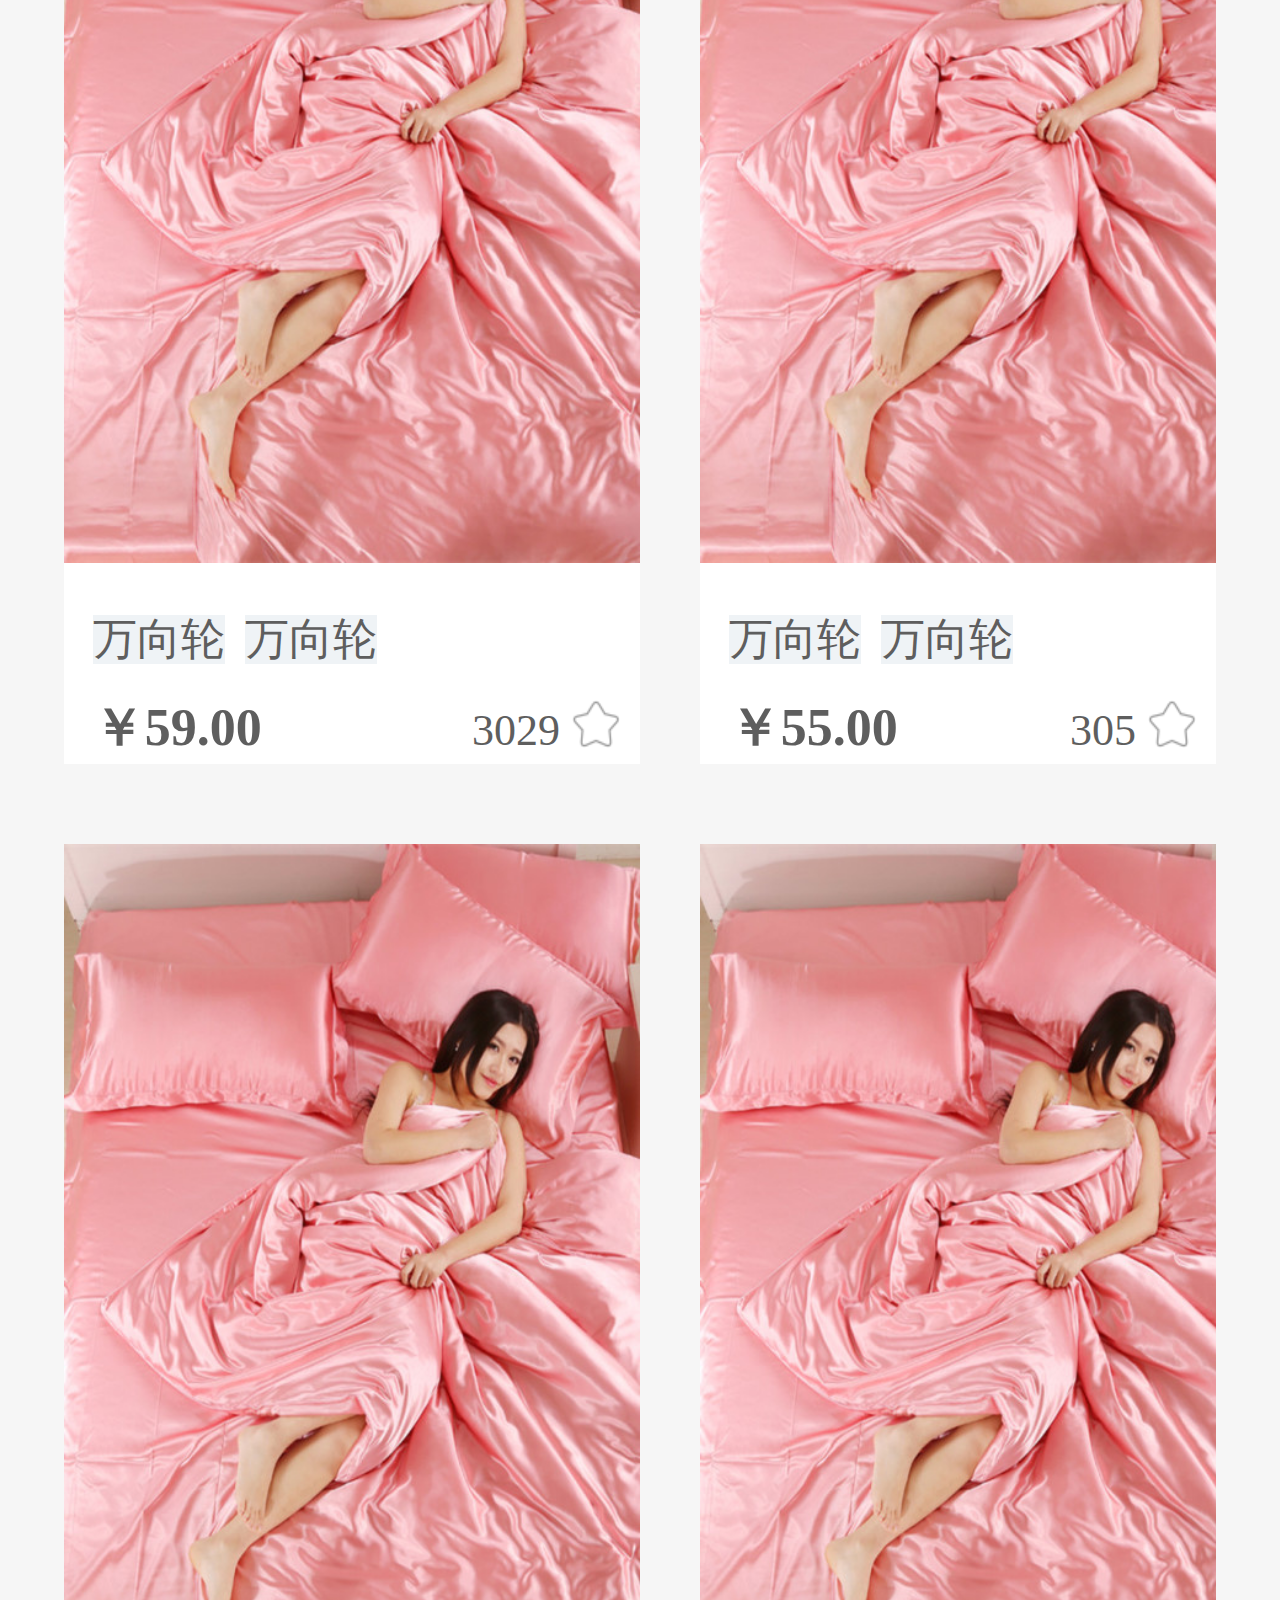
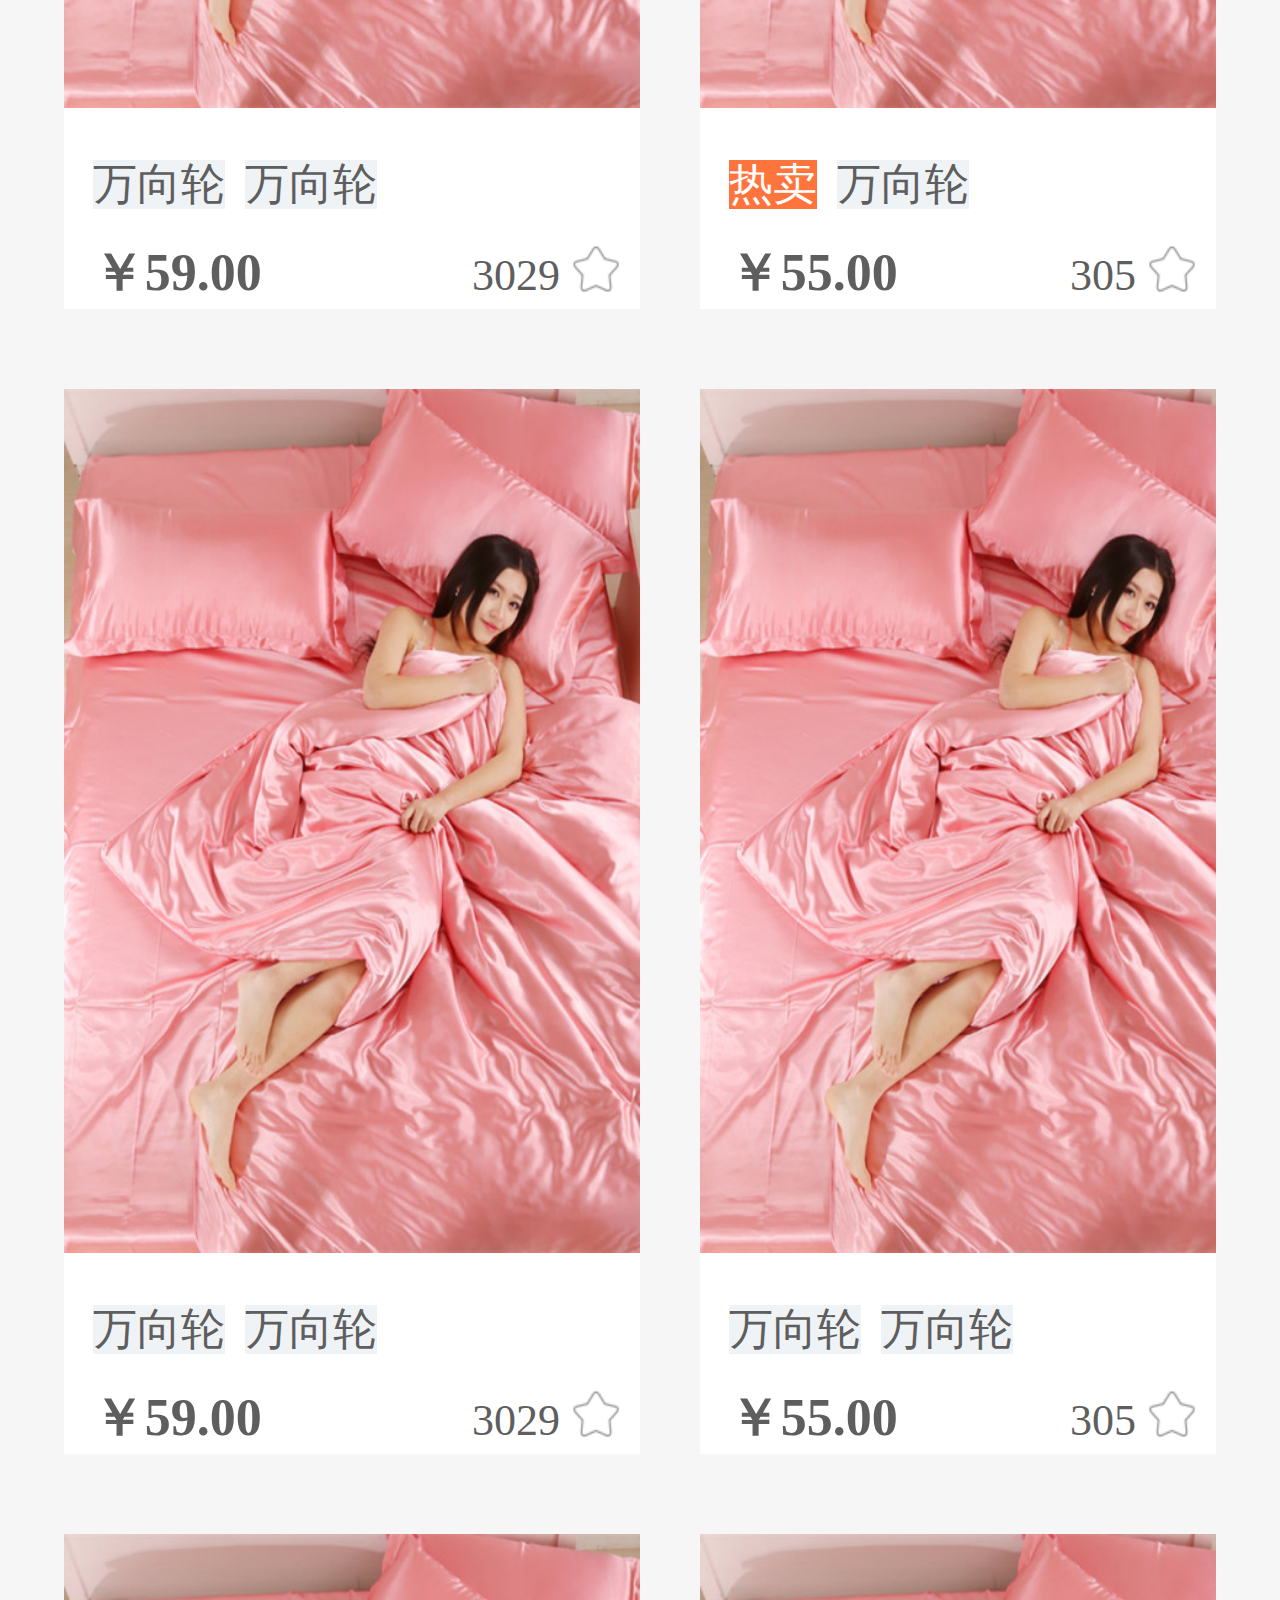
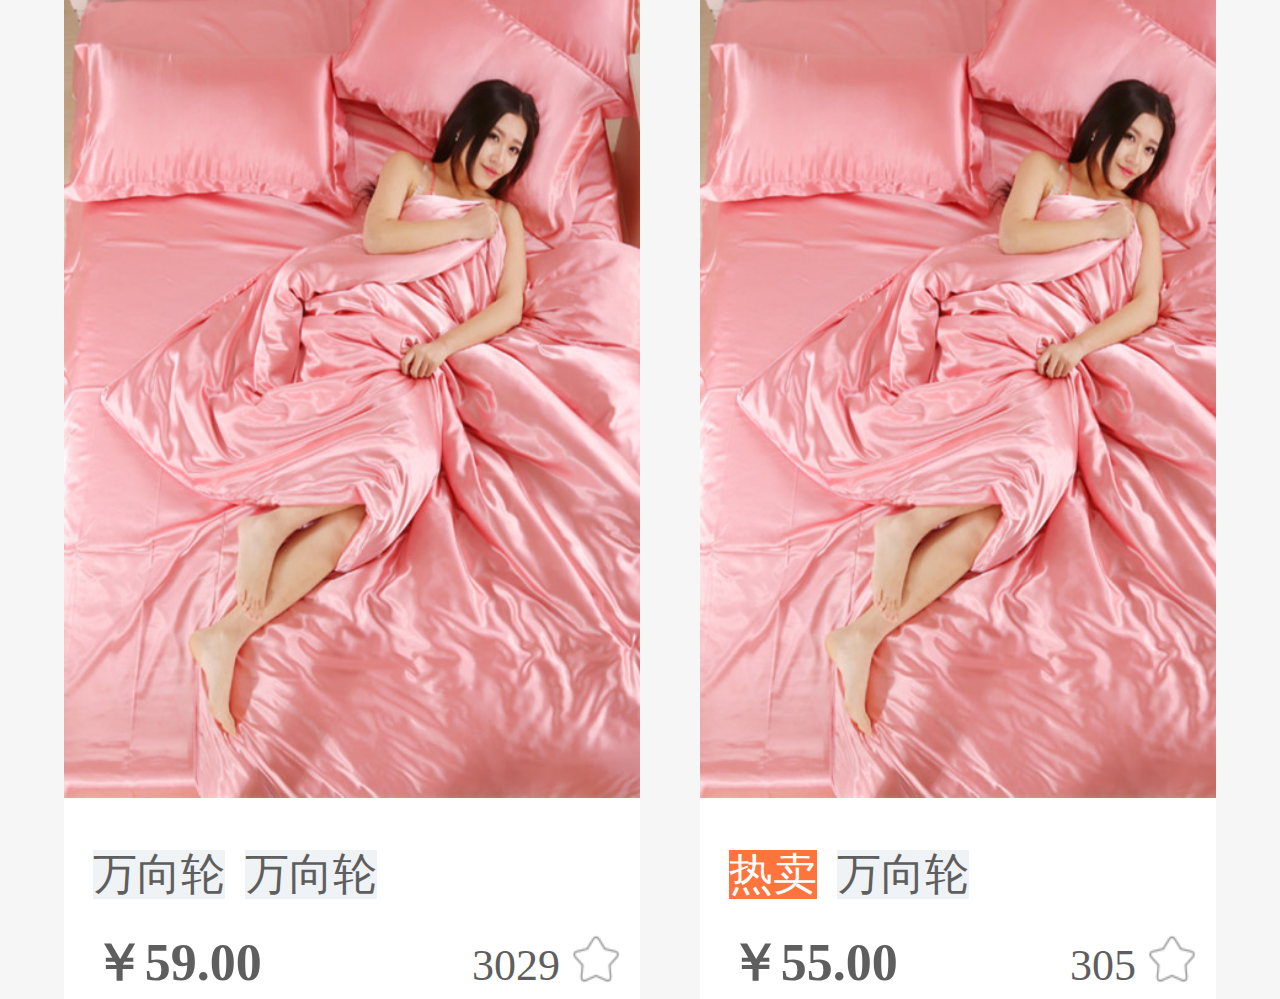
<file: list.html>
<!DOCTYPE html>
<html lang="en">
<head>
	<meta charset="UTF-8">
	<title>Document</title>
	<meta name="viewport" content="width=device-width,initial-scale=1.0,maximum-scale=1.0" />
	<link rel="stylesheet" href="style/list.css">
	<script src="js/index.js"></script>
</head>
<body>
	<div class="header">
	   <div class="tut">
	    <img src="image/tupian.png">
		<span class="zxrm">
		最新热卖</span>
		</div>
		<div class="tut1">
		     <div class="xtt">
		     <div class="xtt1">
		      <img src="image/tts.png">
		      <div class="NEW">NEW</div>
		     </div>
		    <span>7月新品</span>
		   </div>
		   <div class="xtt">
		     <div class="xtt1">
		      <img src="image/st.png">
		     </div>
		    <span>8月新品</span>
		   </div>
		    <div class="xtt">
		     <div class="xtt1">
		      <img src="image/st.png">
		     </div>
		    <span>9月新品</span>
		   </div>
		    <div class="xtt">
		     <div class="xtt1">
		      <img src="image/sytt.png">
		     </div>
		    <span>7月新品</span>
		   </div>
		</div>
		<div class="tut1">
		     <div class="xtt">
		     <div class="xtt1">
		      <img src="image/st.png">
		     </div>
		    <span>7月新品</span>
		   </div>
		   <div class="xtt">
		     <div class="xtt1">
		      <img src="image/syt.png">
		     </div>
		    <span>5月新品</span>
		   </div>
		    <div class="xtt">
		     <div class="xtt1">
		      <img src="image/st.png">
		     </div>
		    <span>7月新品</span>
		   </div>
		    <div class="xtt">
		     <div class="xtt1">
		      <img src="image/st.png">
		     </div>
		    <span>7月新品</span>
		   </div>
		</div>
	</div>
	<div class="zj">
	   <div class="tut">
	    <img src="image/tupian.png">
		<span class="zxrm">
		最新流行</span>
		</div>
		<div class="tut1">
		     <div class="xtt">
		     <div class="xtt1">
		      <img src="image/tts.png">
		     </div>
		    <span>买2送2</span>
		   </div>
		    <div class="xtt">
		     <div class="xtt1">
		      <img src="image/tts.png">
		     </div>
		    <span>买4送10</span>
		   </div>
		    <div class="xtt">
		     <div class="xtt1">
		      <img src="image/tts.png">
		     </div>
		    <span>买10送1</span>
		   </div>
		    <div class="xtt">
		     <div class="xtt1">
		      <img src="image/tts.png">
		     </div>
		    <span>买3送1</span>
		   </div>
		   </div>
		   </div>
		   </div>
	</div>
	<div class="xjxk">
	   <div class="tut">
	    <img src="image/tupian.png">
		<span class="zxrm">
		夏季新款</span>
		</div>
	</div>
	<div class="catiao">
	 <div class="jx">精选</div>
	 <div class="xkb">斜挎包</div>
	 <div class="sjb">双肩包</div>
	 <div class="stb">手提包</div>
	 <div class="djb">单肩包</div>
	</div>
	<div class="xianna"></div>
	<div class="cbd">
	  <div class="xiamian">
          <div class="zjk">
             <div class="qba">
	 	      <div class="xiamian1">
	 	        <img src="image/tupp1.jpg" class="tiy">
	 		</div>
	 	       <div class="xiamian2">
	 	           <div class="xin">
	 	   			<div class="xin1">
			 		<span class="xinkuana">万向轮</span>
			 		<span class="xinkuana11">万向轮</span>
			 		</div>
			 		<span class="xinkuana1">￥59.00</span>
			 	    <span class="xinkuana3">3029</span>
			 		<img src="image/tupp.png" class="xinkuana2">
			 		</div>
	 			</div>
	 	</div>
			 	<div class="qba1">
					 	<div class="xiamian1">
					 	<img src="image/tupp1.jpg" class="tiy">
				 		</div>
		 			<div class="xiamian2">
		 			<div class="xin">
		 	  				 <div class="xin1">
		 						<span class="xinkuana">万向轮</span>
		 						<span class="xinkuana11">万向轮</span>
		 					 </div>
				 		<span class="xinkuana1">￥55.00</span>
				 	    <span class="xinkuana3">305</span>
				 		<img src="image/tupp.png" class="xinkuana2">
		 			</div>
		 			</div>
	 	       </div>
	 </div>
	 <div class="xiamian">
          <div class="zjk">
             <div class="qba">
	 	      <div class="xiamian1">
	 	        <img src="image/tupp1.jpg" class="tiy">
	 		</div>
	 	       <div class="xiamian2">
	 	           <div class="xin">
	 	   			<div class="xin1">
			 		<span class="xinkuana">万向轮</span>
			 		<span class="xinkuana11">万向轮</span>
			 		</div>
			 		<span class="xinkuana1">￥59.00</span>
			 	    <span class="xinkuana3">3029</span>
			 		<img src="image/tupp.png" class="xinkuana2">
			 		</div>
	 			</div>
	 	</div>
			 	<div class="qba1">
					 	<div class="xiamian1">
					 	<img src="image/tupp1.jpg" class="tiy">
				 		</div>
		 			<div class="xiamian2">
		 			<div class="xin">
		 	  				 <div class="xin1">
		 						<span class="xinkuana112">热卖</span>
		 						<span class="xinkuana11">万向轮</span>
		 					 </div>
				 		<span class="xinkuana1">￥55.00</span>
				 	    <span class="xinkuana3">305</span>
				 		<img src="image/tupp.png" class="xinkuana2">
		 			</div>
		 			</div>
	 	       </div>
	 </div>
	 <div class="xiamian">
          <div class="zjk">
             <div class="qba">
	 	      <div class="xiamian1">
	 	        <img src="image/tupp1.jpg" class="tiy">
	 		</div>
	 	       <div class="xiamian2">
	 	           <div class="xin">
	 	   			<div class="xin1">
			 		<span class="xinkuana">万向轮</span>
			 		<span class="xinkuana11">万向轮</span>
			 		</div>
			 		<span class="xinkuana1">￥59.00</span>
			 	    <span class="xinkuana3">3029</span>
			 		<img src="image/tupp.png" class="xinkuana2">
			 		</div>
	 			</div>
	 	</div>
			 	<div class="qba1">
					 	<div class="xiamian1">
					 	<img src="image/tupp1.jpg" class="tiy">
				 		</div>
		 			<div class="xiamian2">
		 			<div class="xin">
		 	  				 <div class="xin1">
		 						<span class="xinkuana">万向轮</span>
		 						<span class="xinkuana11">万向轮</span>
		 					 </div>
				 		<span class="xinkuana1">￥55.00</span>
				 	    <span class="xinkuana3">305</span>
				 		<img src="image/tupp.png" class="xinkuana2">
		 			</div>
		 			</div>
	 	       </div>
	 </div>
	 <div class="xiamian">
          <div class="zjk">
             <div class="qba">
	 	      <div class="xiamian1">
	 	        <img src="image/tupp1.jpg" class="tiy">
	 		</div>
	 	       <div class="xiamian2">
	 	           <div class="xin">
	 	   			<div class="xin1">
			 		<span class="xinkuana">万向轮</span>
			 		<span class="xinkuana11">万向轮</span>
			 		</div>
			 		<span class="xinkuana1">￥59.00</span>
			 	    <span class="xinkuana3">3029</span>
			 		<img src="image/tupp.png" class="xinkuana2">
			 		</div>
	 			</div>
	 	</div>
			 	<div class="qba1">
					 	<div class="xiamian1">
					 	<img src="image/tupp1.jpg" class="tiy">
				 		</div>
		 			<div class="xiamian2">
		 			<div class="xin">
		 	  				 <div class="xin1">
		 						<span class="xinkuana112">热卖</span>
		 						<span class="xinkuana11">万向轮</span>
		 					 </div>
				 		<span class="xinkuana1">￥55.00</span>
				 	    <span class="xinkuana3">305</span>
				 		<img src="image/tupp.png" class="xinkuana2">
		 			</div>
		 			</div>
	 	       </div>
	 </div>
	 <div class="xiamian">
          <div class="zjk">
             <div class="qba">
	 	      <div class="xiamian1">
	 	        <img src="image/tupp1.jpg" class="tiy">
	 		</div>
	 	       <div class="xiamian2">
	 	           <div class="xin">
	 	   			<div class="xin1">
			 		<span class="xinkuana">万向轮</span>
			 		<span class="xinkuana11">万向轮</span>
			 		</div>
			 		<span class="xinkuana1">￥59.00</span>
			 	    <span class="xinkuana3">3029</span>
			 		<img src="image/tupp.png" class="xinkuana2">
			 		</div>
	 			</div>
	 	</div>
			 	<div class="qba1">
					 	<div class="xiamian1">
					 	<img src="image/tupp1.jpg" class="tiy">
				 		</div>
		 			<div class="xiamian2">
		 			<div class="xin">
		 	  				 <div class="xin1">
		 						<span class="xinkuana">万向轮</span>
		 						<span class="xinkuana11">万向轮</span>
		 					 </div>
				 		<span class="xinkuana1">￥55.00</span>
				 	    <span class="xinkuana3">305</span>
				 		<img src="image/tupp.png" class="xinkuana2">
		 			</div>
		 			</div>
	 	       </div>
	 </div>
	 <div class="xiamian">
          <div class="zjk">
             <div class="qba">
	 	      <div class="xiamian1">
	 	        <img src="image/tupp1.jpg" class="tiy">
	 		</div>
	 	       <div class="xiamian2">
	 	           <div class="xin">
	 	   			<div class="xin1">
			 		<span class="xinkuana">万向轮</span>
			 		<span class="xinkuana11">万向轮</span>
			 		</div>
			 		<span class="xinkuana1">￥59.00</span>
			 	    <span class="xinkuana3">3029</span>
			 		<img src="image/tupp.png" class="xinkuana2">
			 		</div>
	 			</div>
	 	</div>
			 	<div class="qba1">
					 	<div class="xiamian1">
					 	<img src="image/tupp1.jpg" class="tiy">
				 		</div>
		 			<div class="xiamian2">
		 			<div class="xin">
		 	  				 <div class="xin1">
		 						<span class="xinkuana112">热卖</span>
		 						<span class="xinkuana11">万向轮</span>
		 					 </div>
				 		<span class="xinkuana1">￥55.00</span>
				 	    <span class="xinkuana3">305</span>
				 		<img src="image/tupp.png" class="xinkuana2">
		 			</div>
		 			</div>
	 	       </div>
	 </div>
</div>
</body>
</html>
</file>
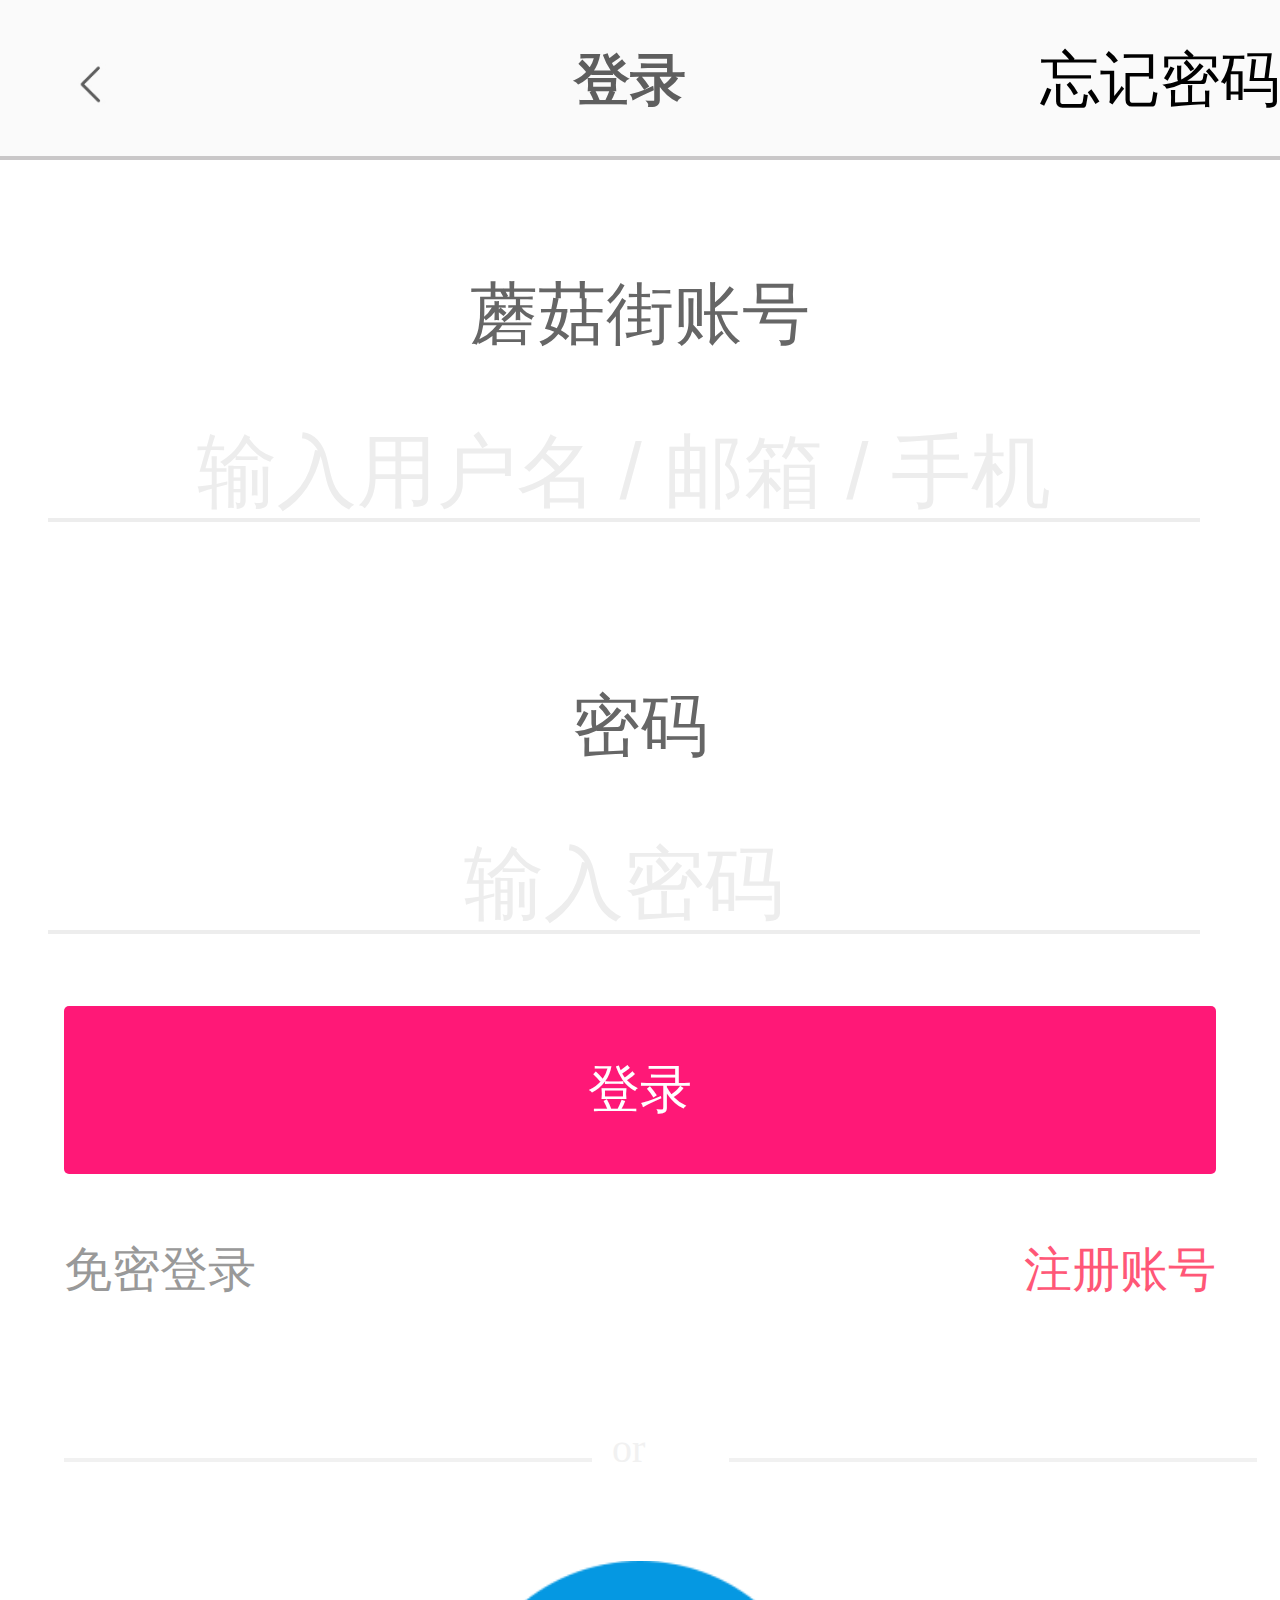
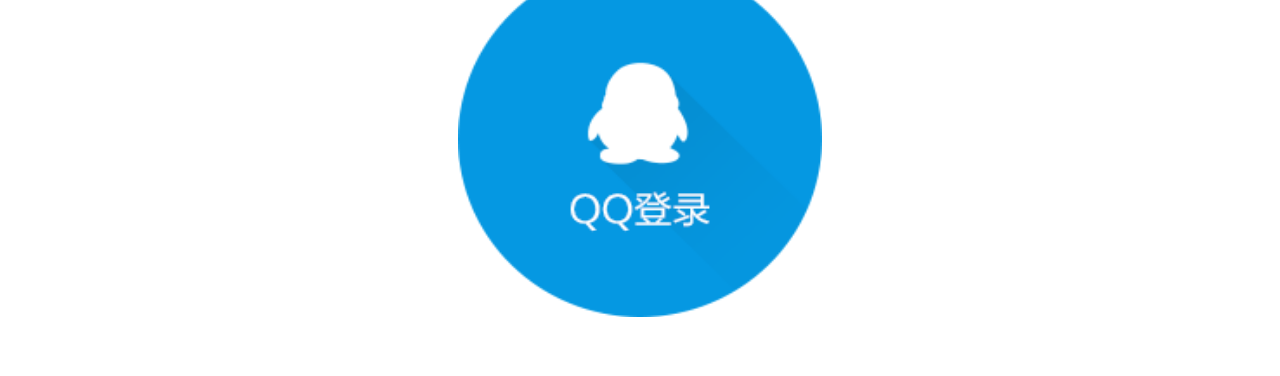
<file: login.html>
<!DOCTYPE html>
<html lang="en">
<head>
	<meta charset="UTF-8">
	<title>Document</title>
	<meta name="viewport" content="width=device-width,initial-scale=1.0,maximum-scale=1.0" />
	<link rel="stylesheet" href="style/login.css">
	<script src="js/index.js"></script>
</head>
<body>
	<div class="header">
		<img src="image/zjt.jpg">
		<span class="span1">登录</span>
		<span class="span2">忘记密码</span>
	</div>
	<div class="center">
	    <p>蘑菇街账号</p>
	    <input type="text" placeholder="输入用户名 / 邮箱 / 手机">
	</div>
	<div class="center1">
	    <p>密码</p>
	   <div class="hh"><input type="text" placeholder="输入密码"> </div>
	</div>
	<div class="denglu">登录</div>
	<div class="mmzc">
	    <a href="">免密登录</a>
	    <a href="register.html">注册账号</a>
	</div>
	<div class="or">
	     <span class="xian"></span>
	     <span class="or1">or</span>
	     <span class="xian1"></span>
	</div>
	<div class="end">
	     <img src="image/qqdl.png">
	</div>
</body>
</html>
</file>
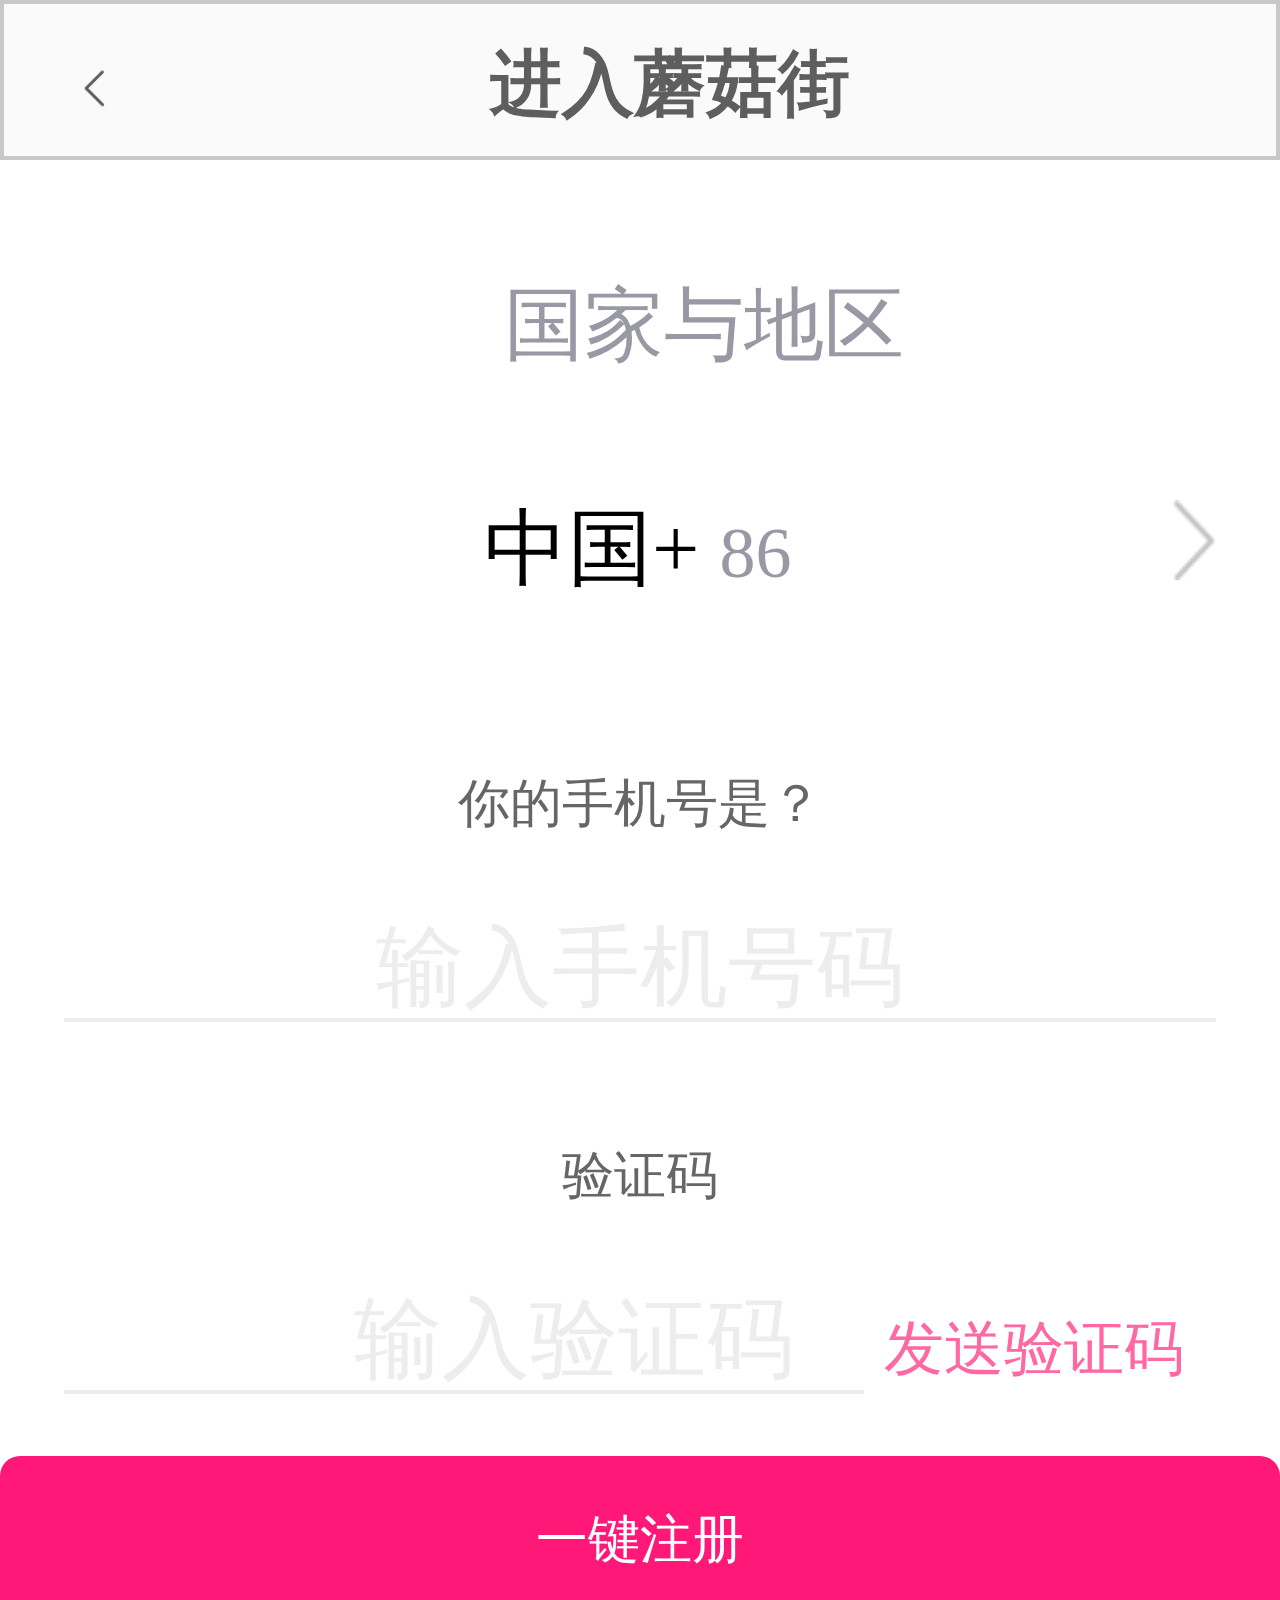
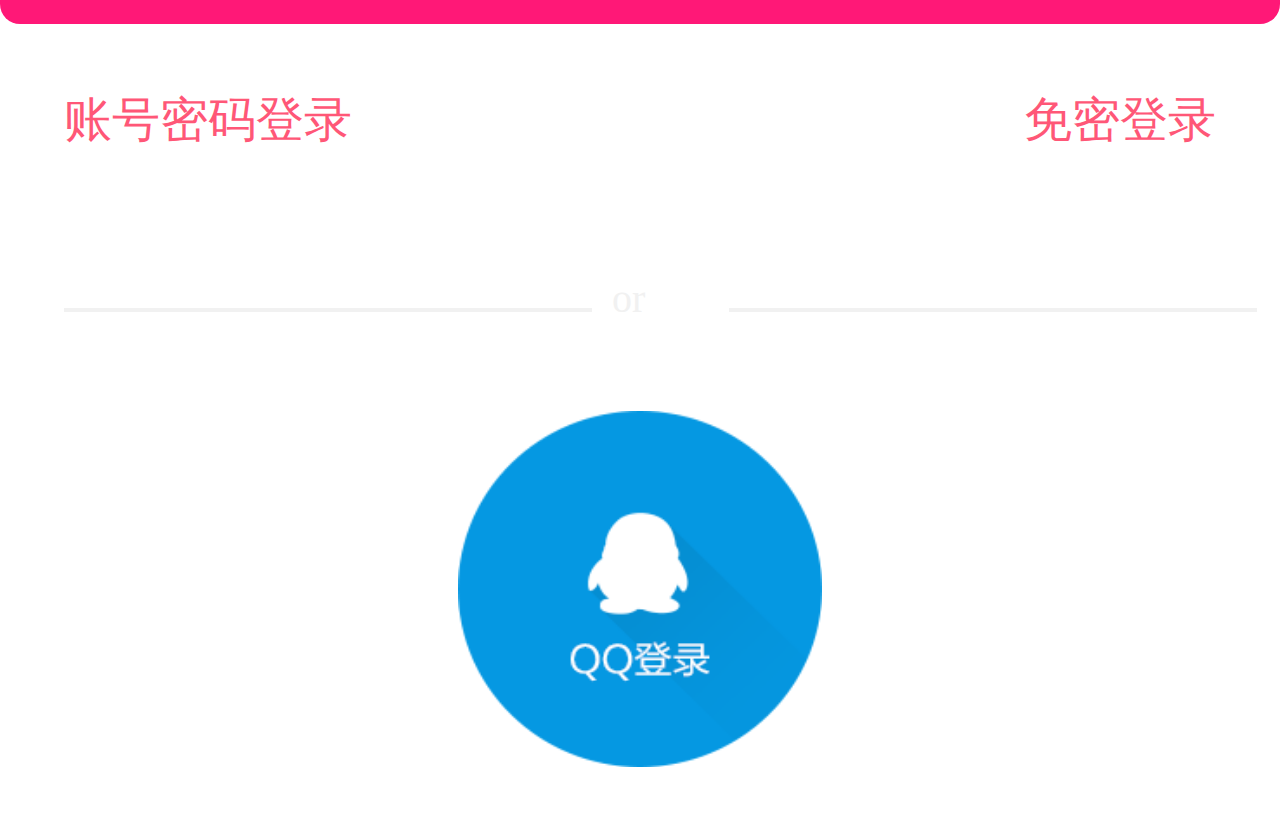
<file: register.html>
<!DOCTYPE html>
<html lang="en">
<head>
	<meta charset="UTF-8">
	<title>Document</title>
	<meta name="viewport" content="width=device-width,initial-scale=1.0,maximum-scale=1.0" />
	<link rel="stylesheet" href="style/register.css">
	<script src="js/index.js"></script>
	<script src="js/register.js"></script>
</head>
<body>
	<div class="header">
		<img src="image/zjt.jpg">
		<span class="span1">进入蘑菇街</span>
	</div>
	<div class="degg">
	   <p>国家与地区</p>
	   <span>中国+</span>
	   <span>86</span>
	   <img src="image/yb.png">
	</div>
	<div class="center">
	    <p>你的手机号是？</p>
	    <input type="text" placeholder="输入手机号码" id="srsjh">
	</div>
	<div class="center1">
	    <p>验证码</p>
	   <div class="hh">
	   <input type="text" placeholder="输入验证码">
	   <span>发送验证码</span>
	    </div>
	</div>
	<div id="zc">一键注册</div>
	<div class="mmzc">
	    <a href="login.html">账号密码登录</a>
	    <a href="login.html">免密登录</a>
	</div>
	<div class="or">
	     <span class="xian"></span>
	     <span class="or1">or</span>
	     <p class="xian1"></p>
	</div>
	<div class="end">
	     <img src="image/qqdl.png">
	</div>
</body>
</html>
</file>
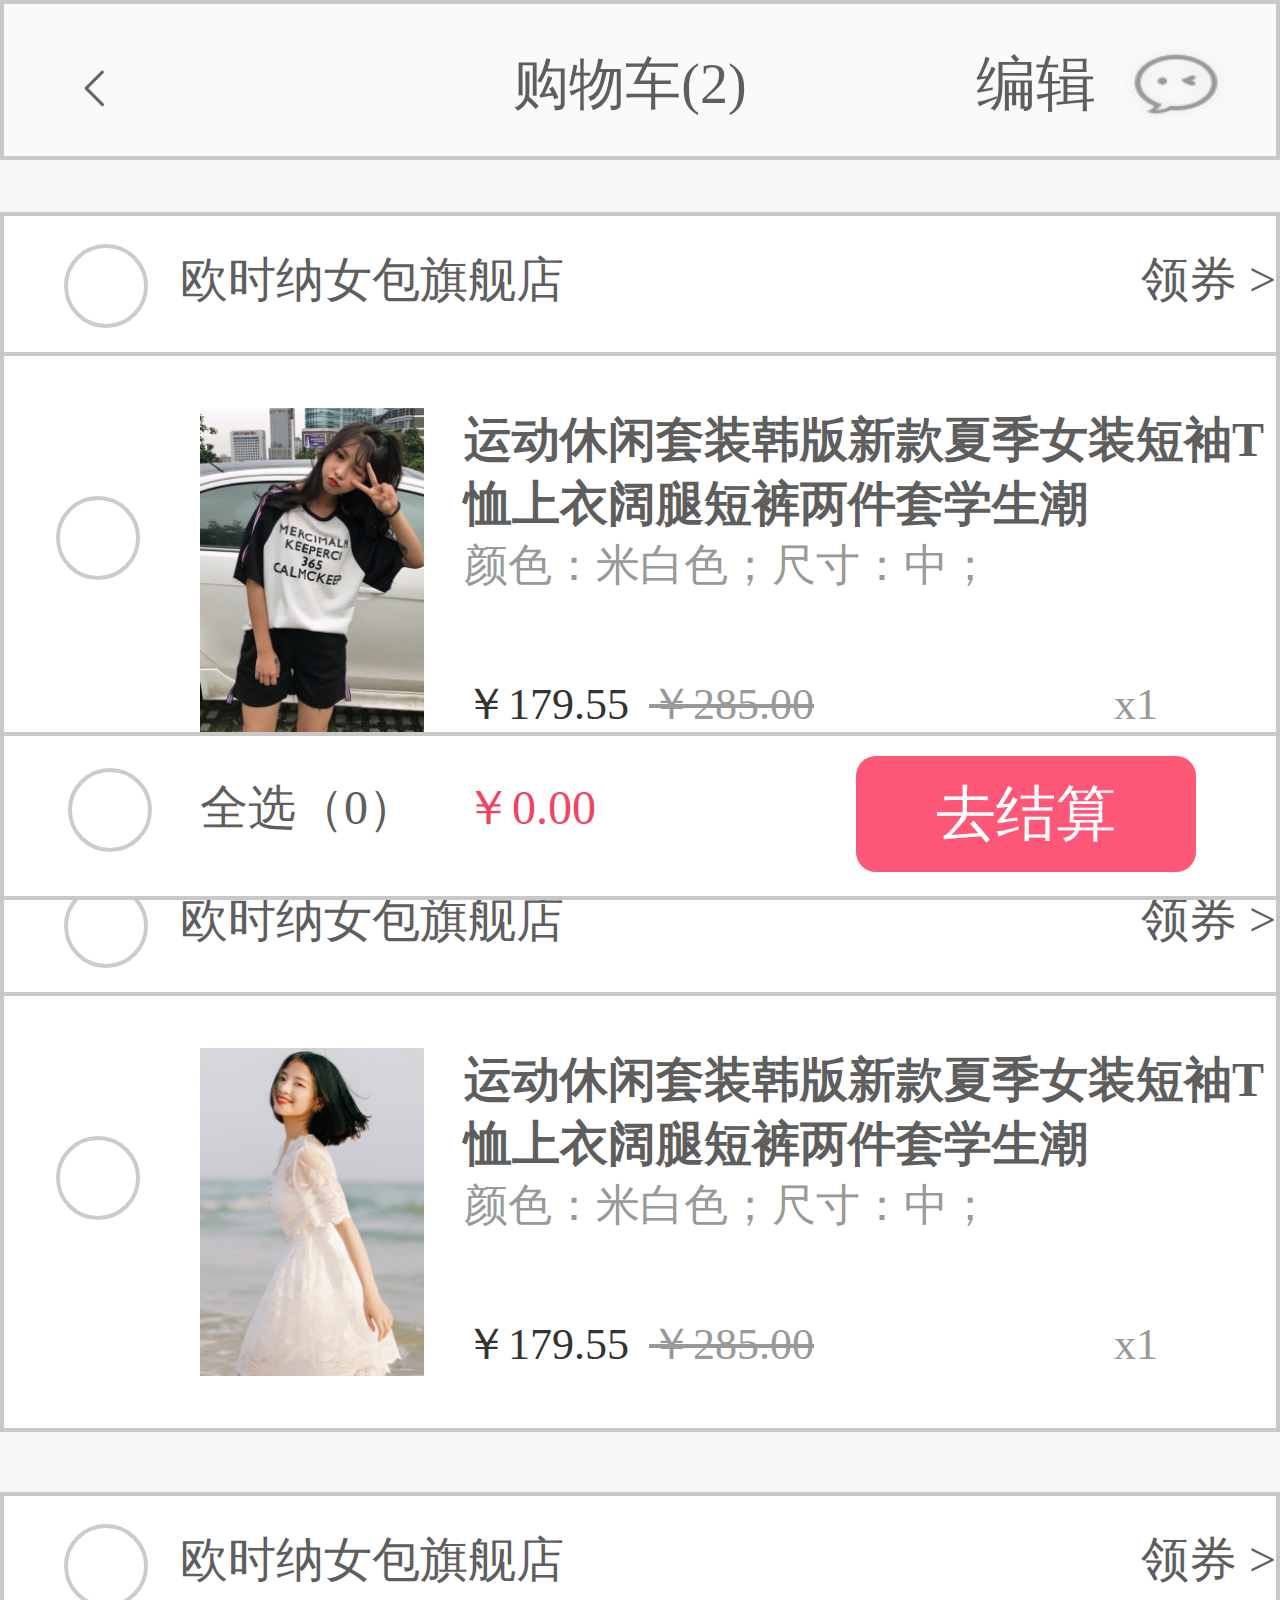
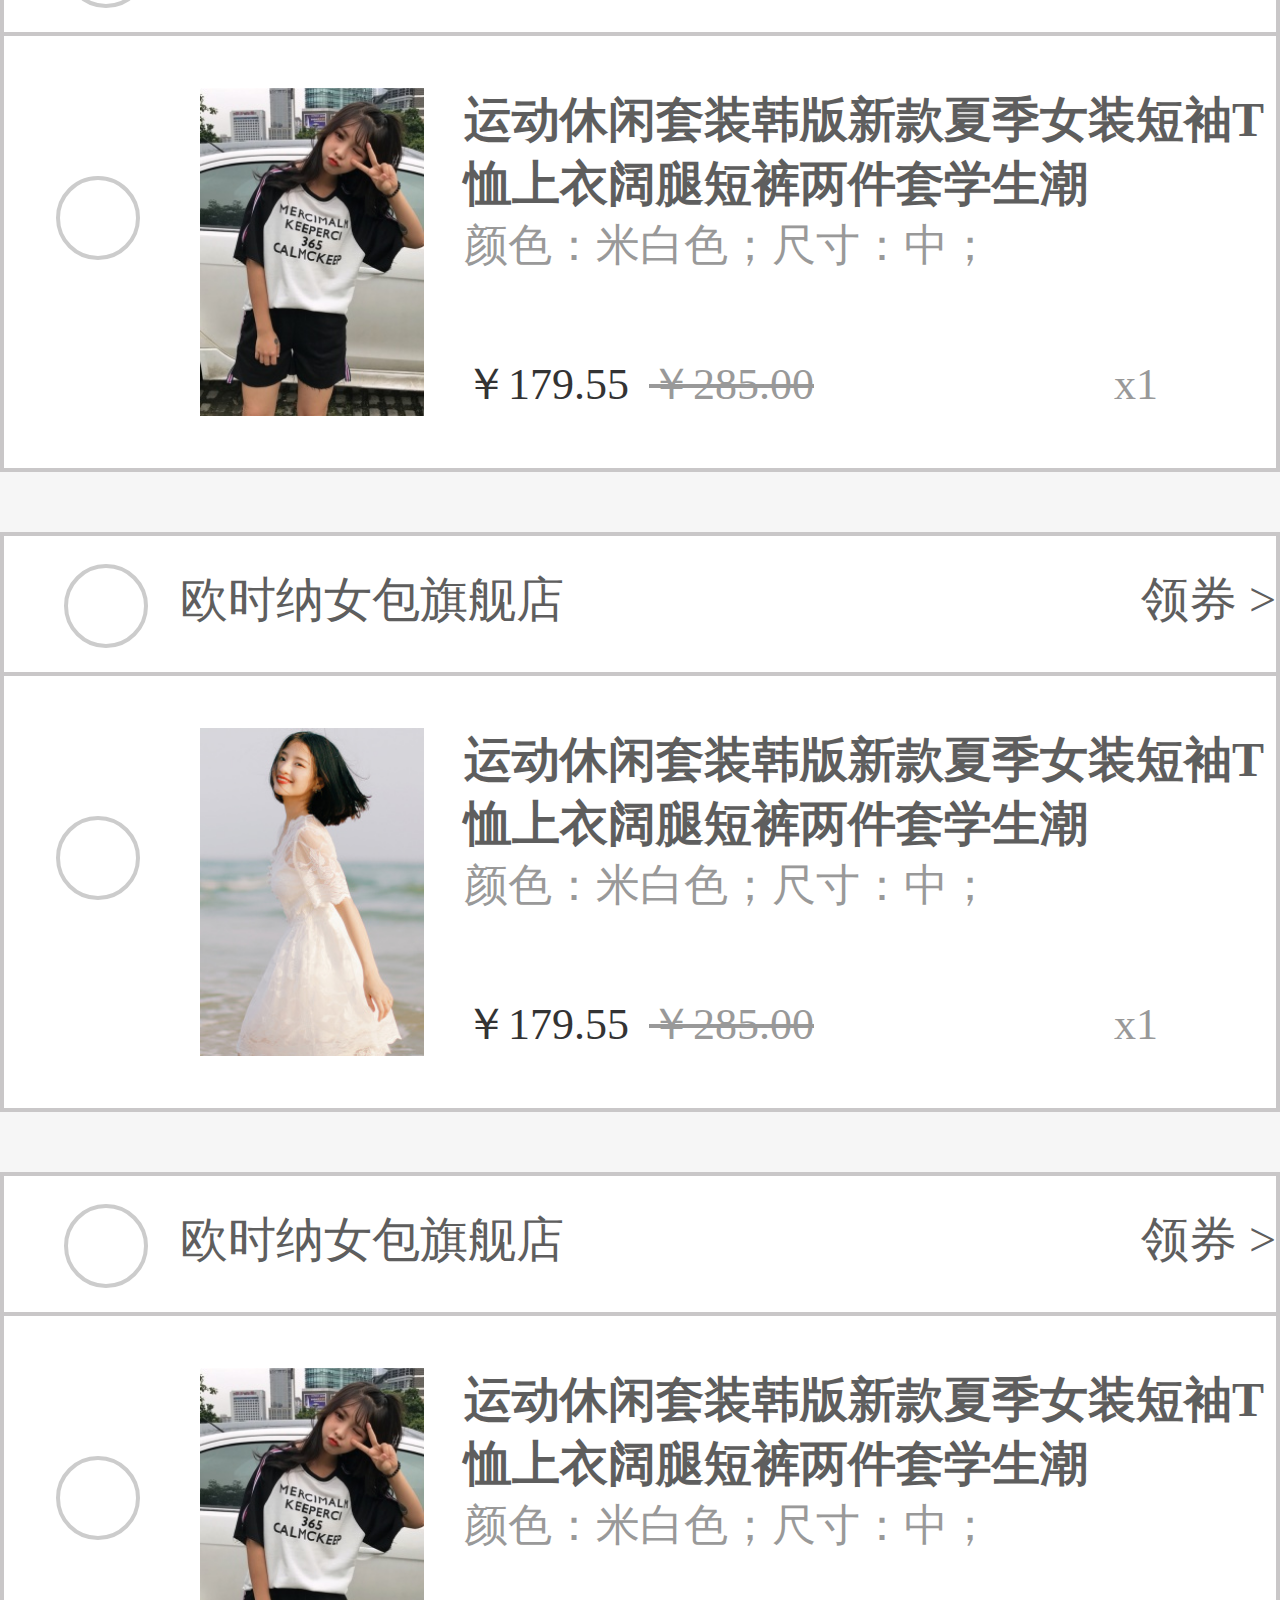
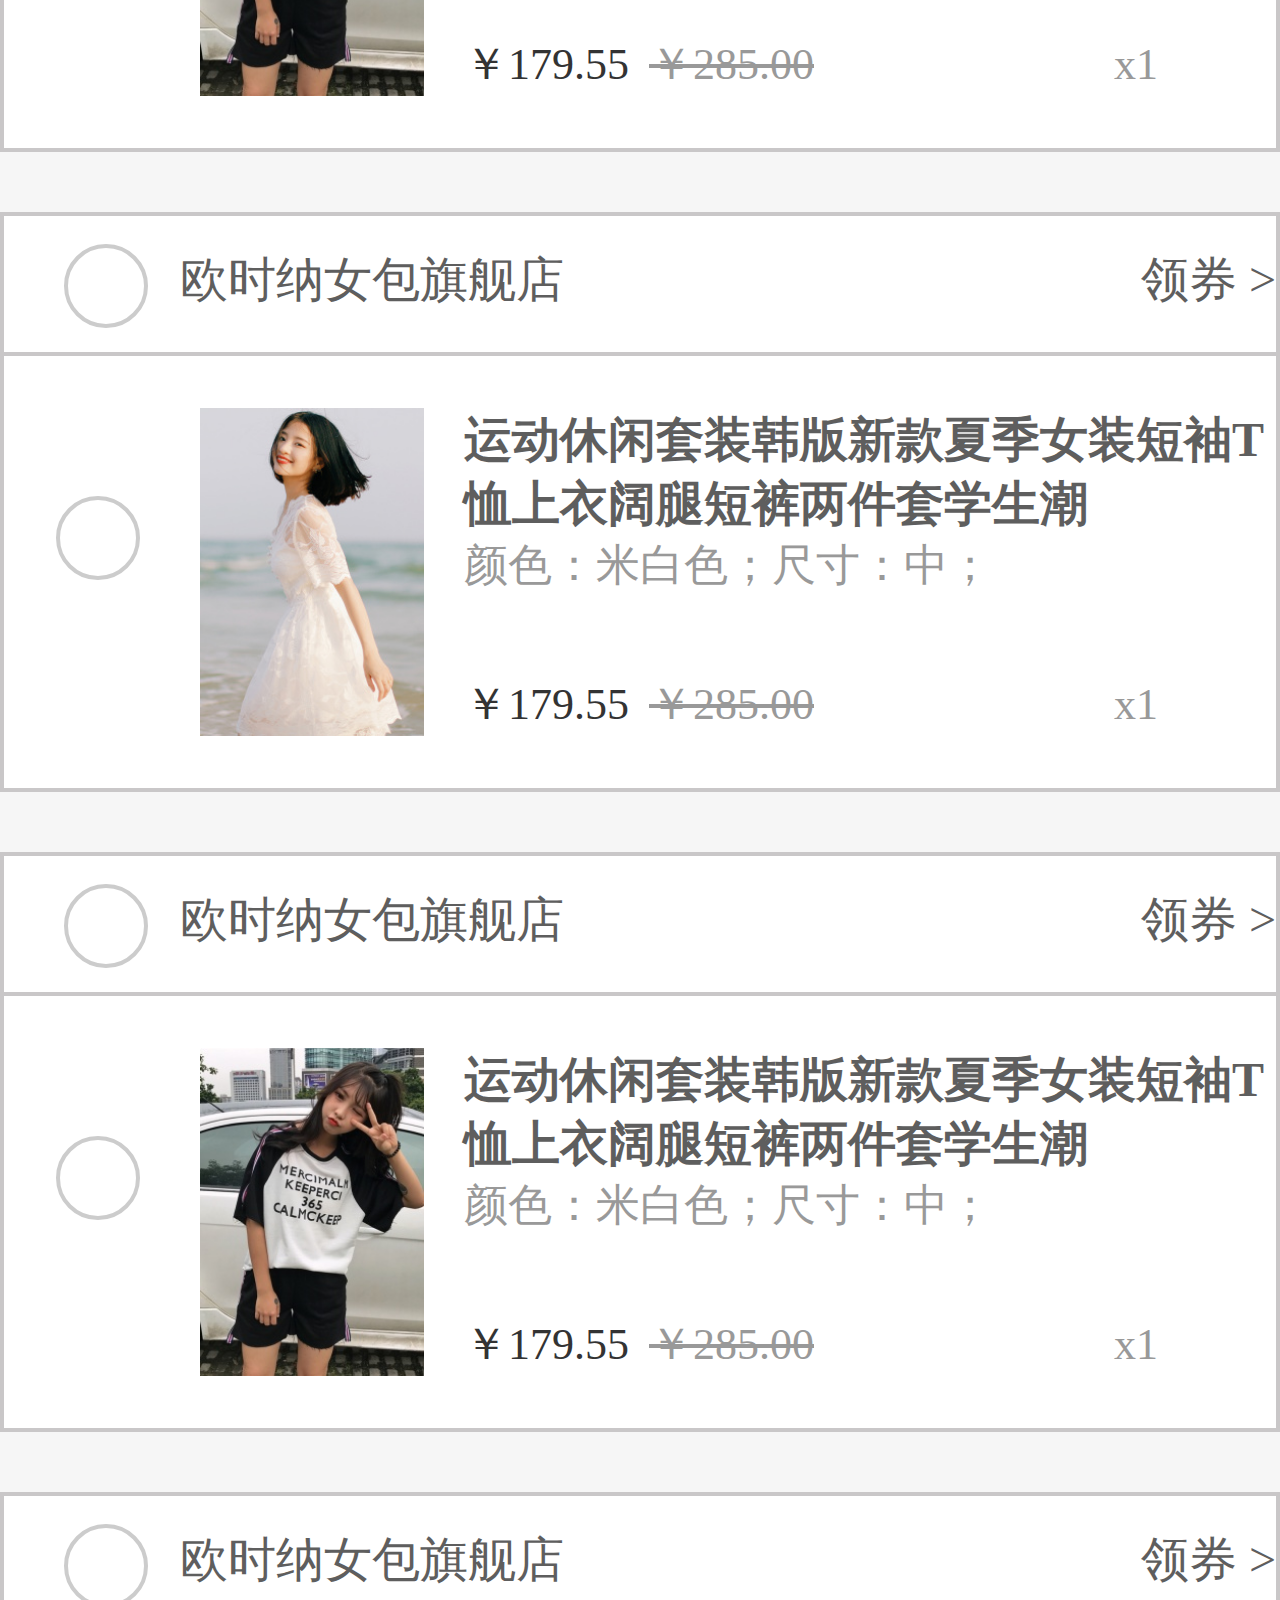
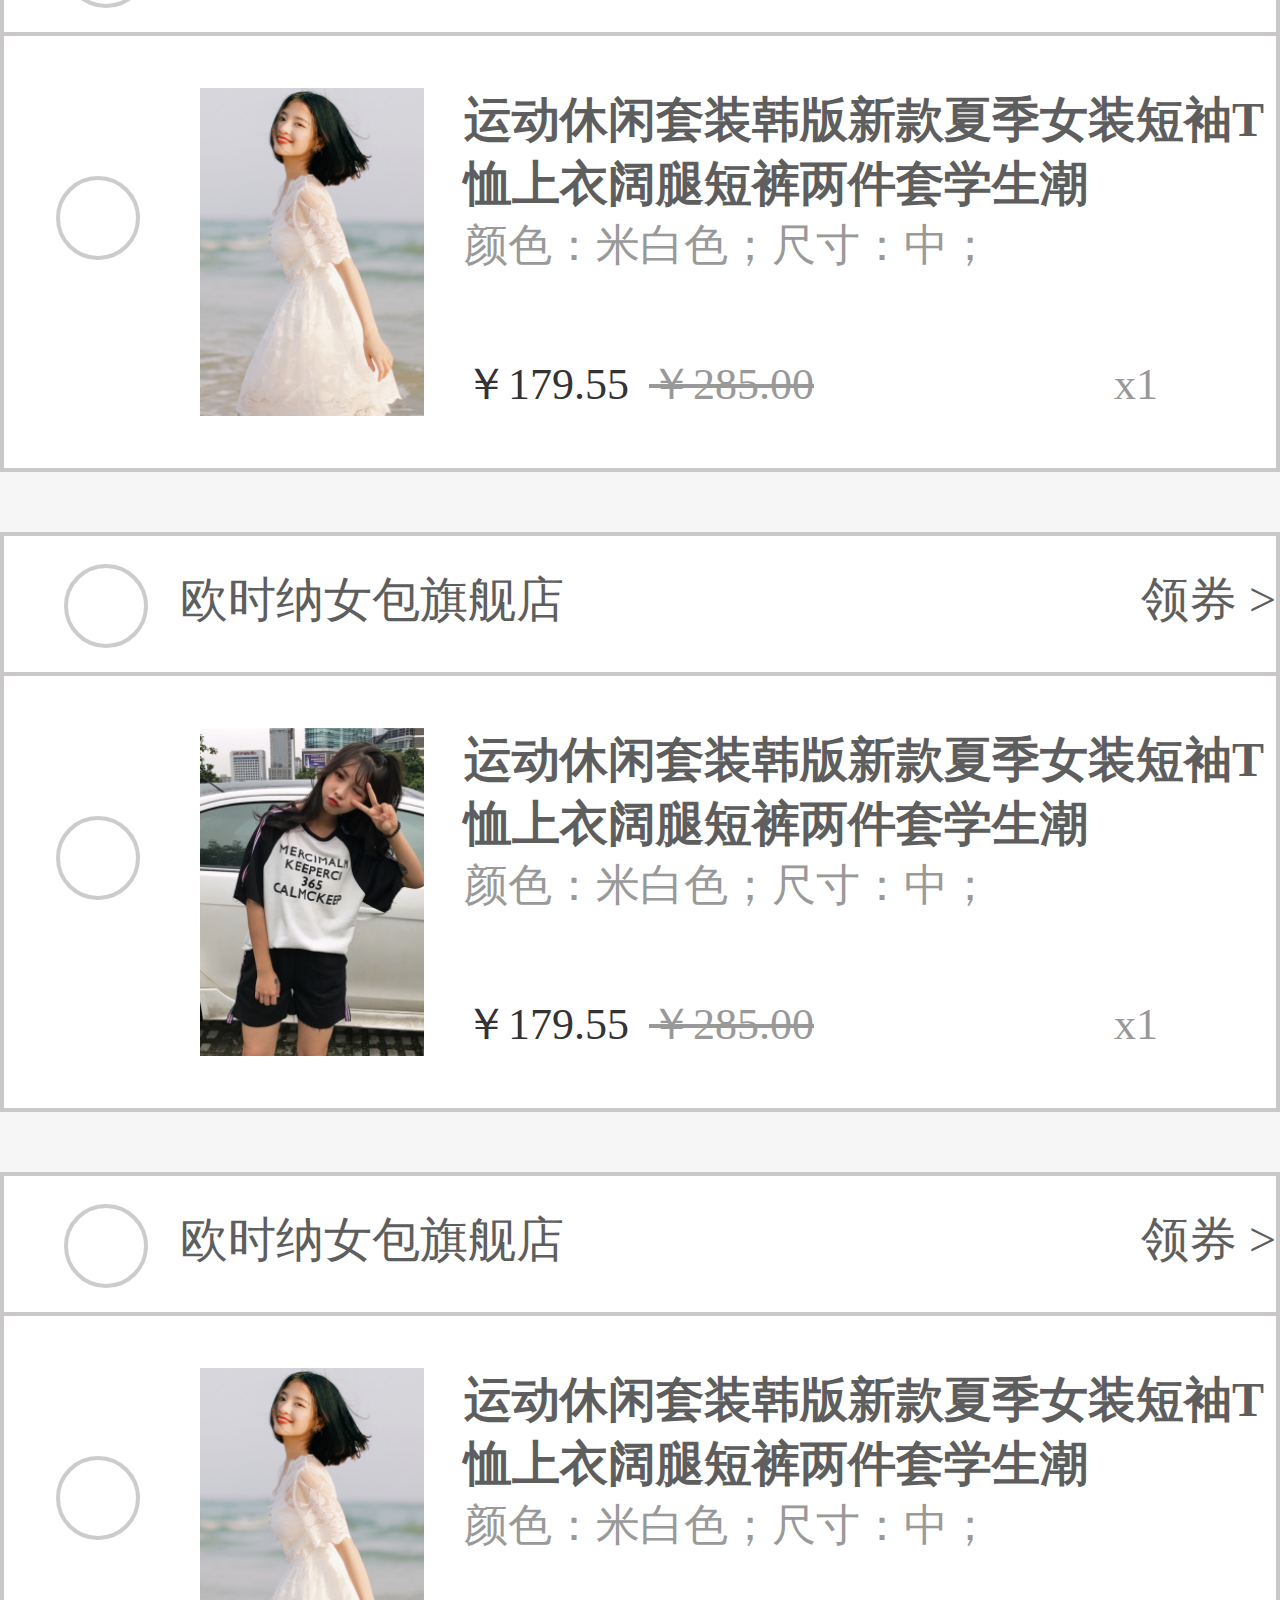
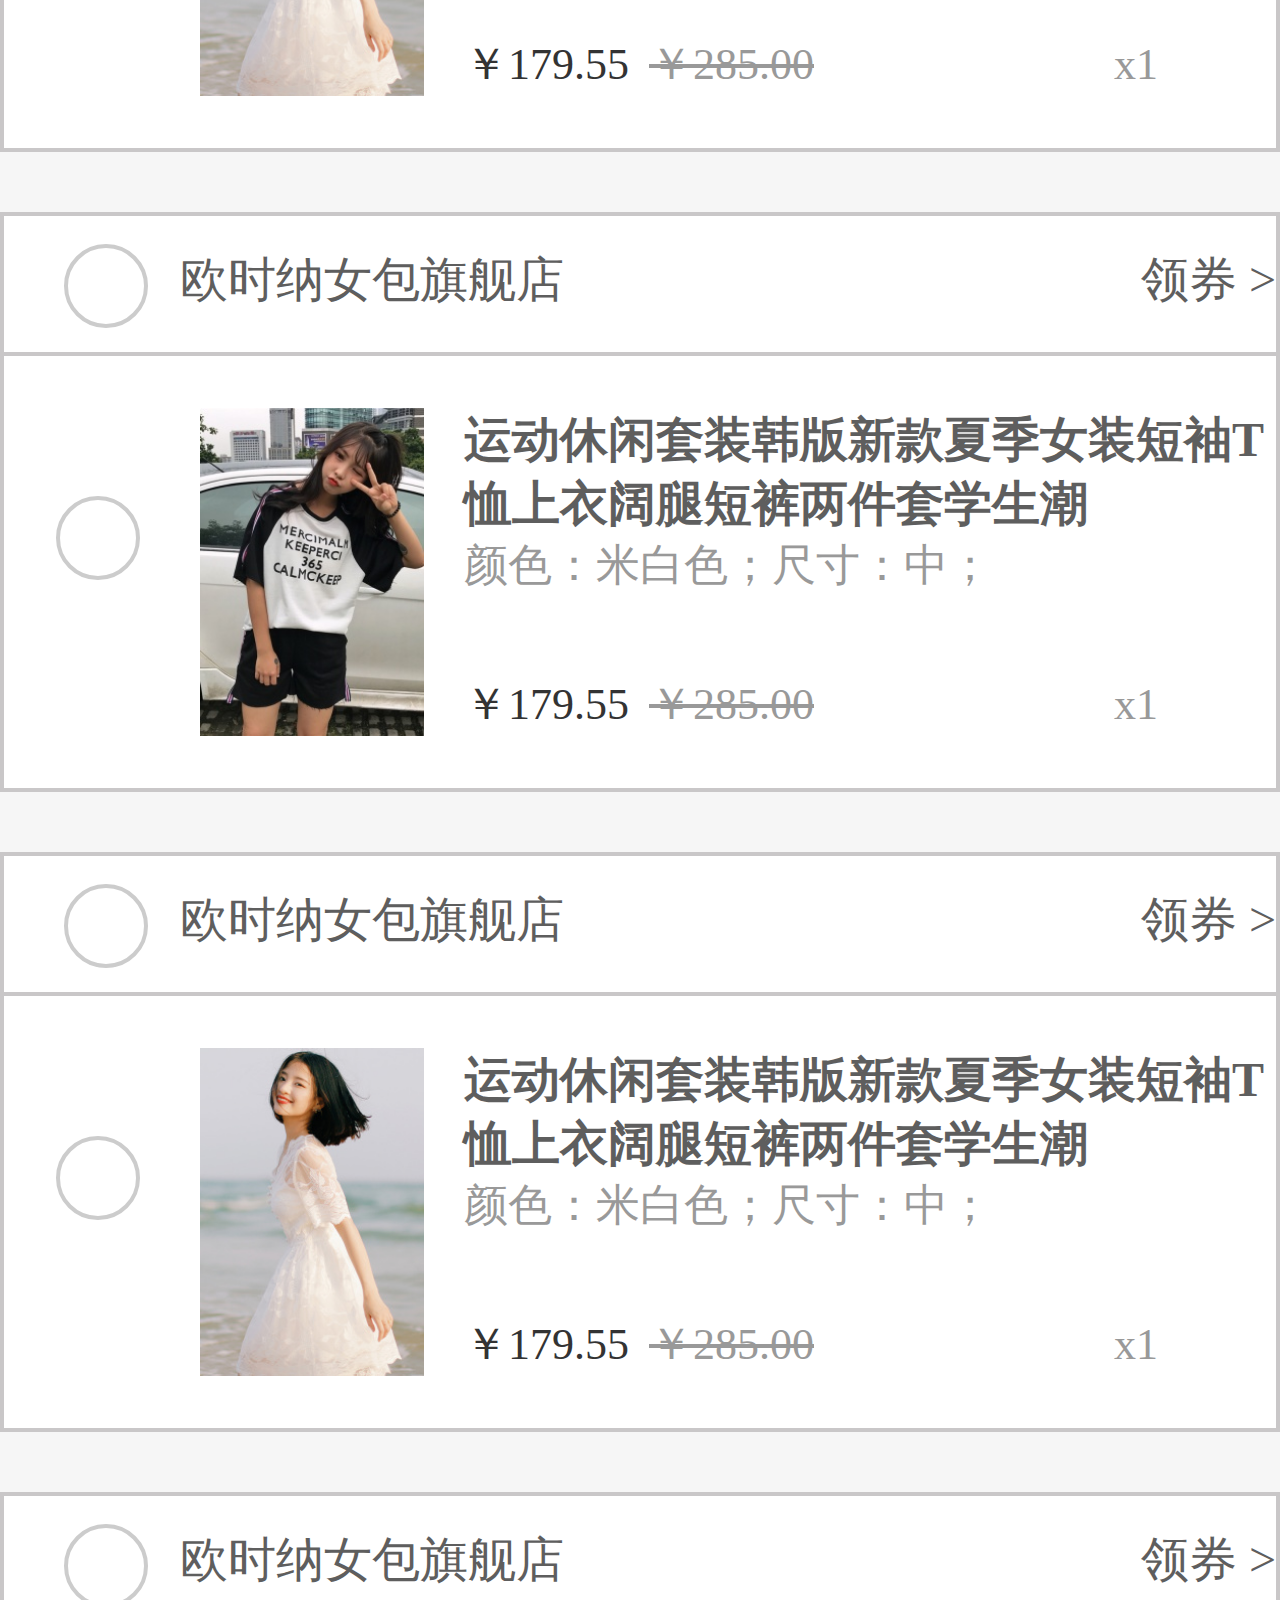
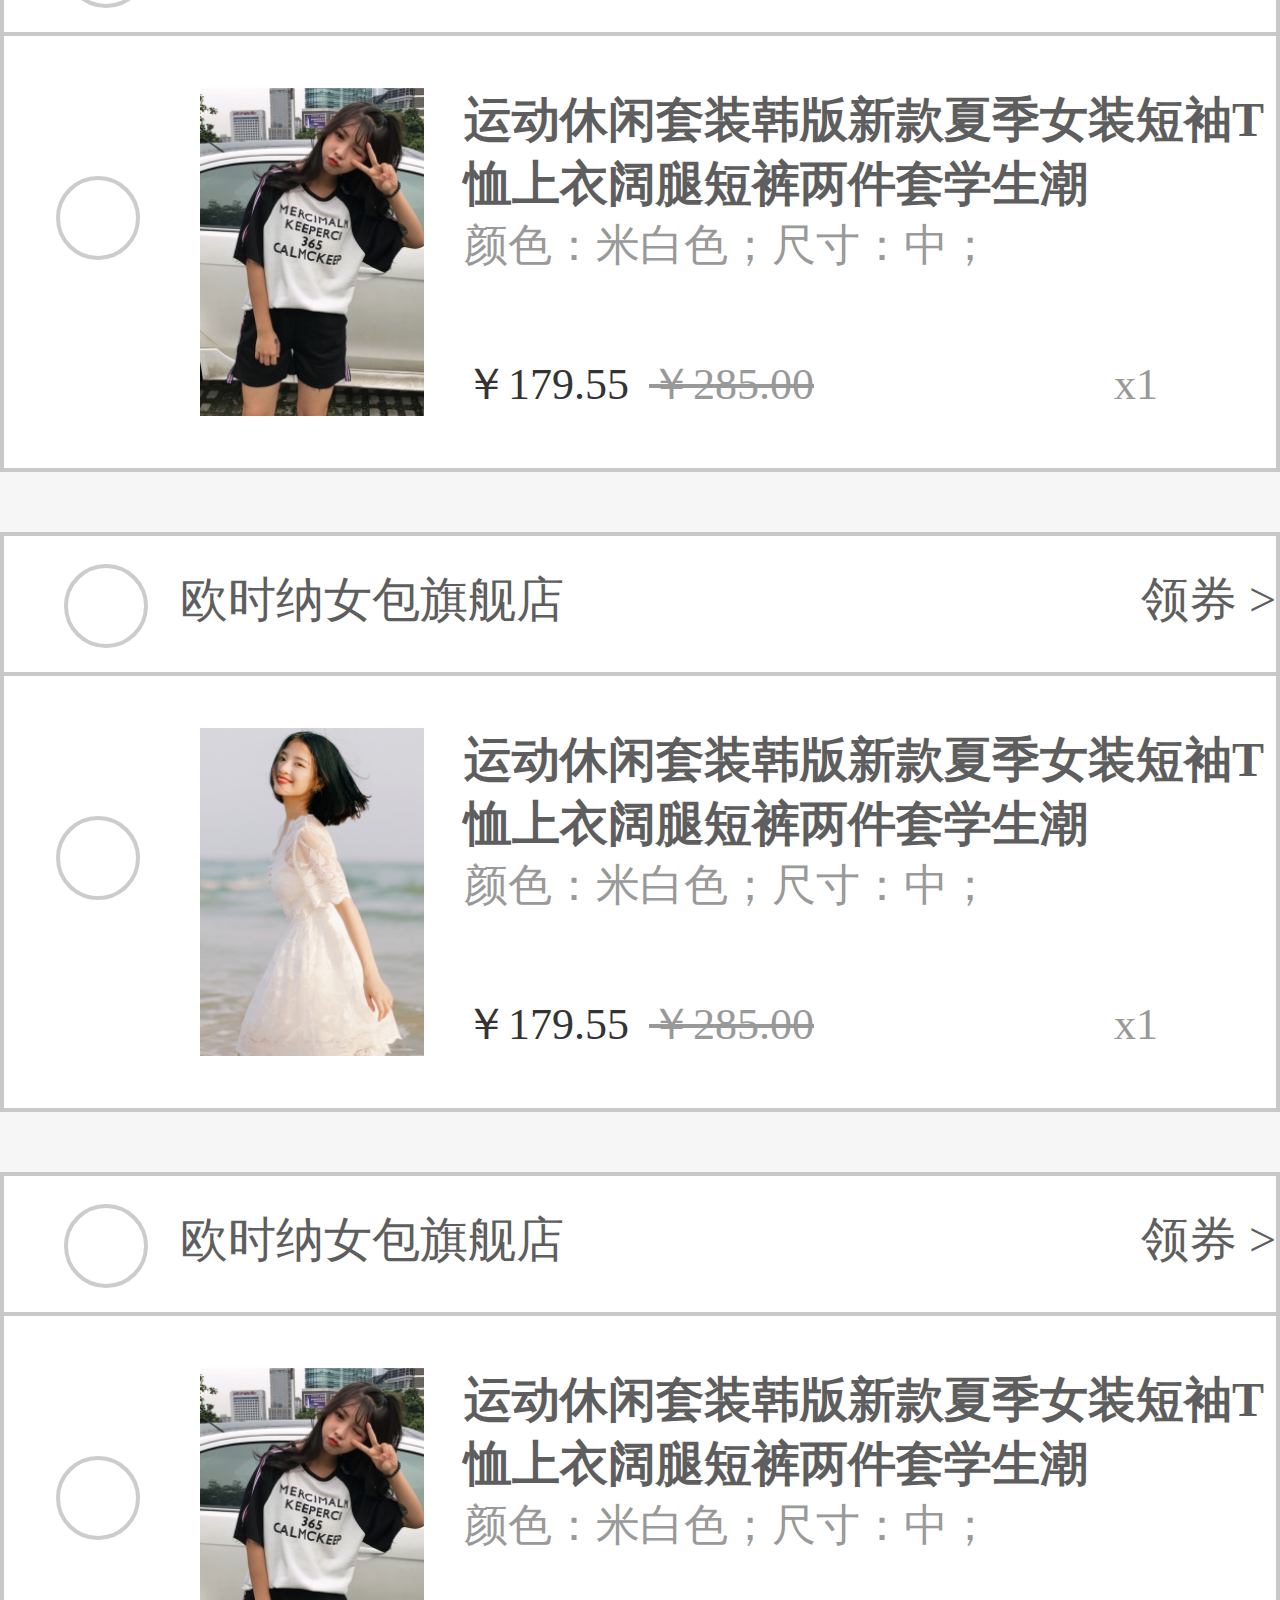
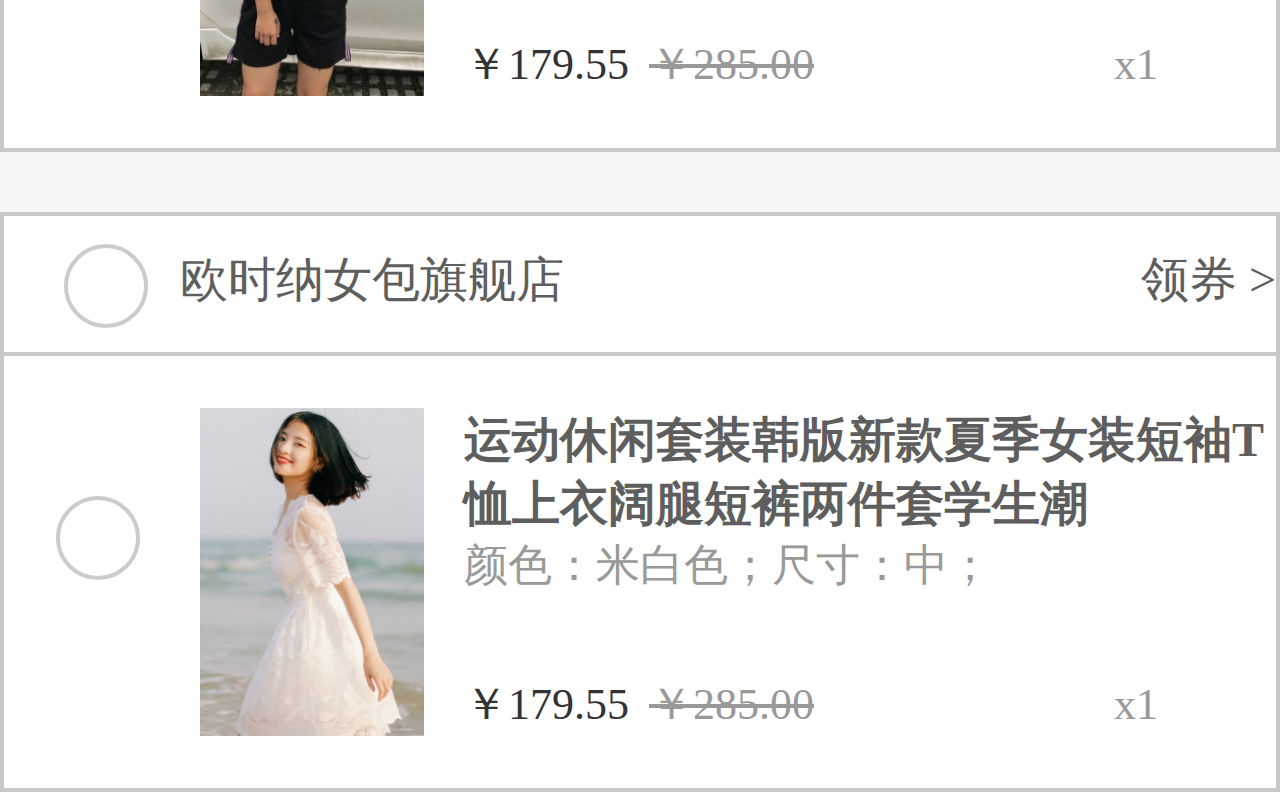
<file: shopping.html>
<!DOCTYPE html>
<html lang="en">
<head>
	<meta charset="UTF-8">
	<title>Document</title>
	<meta name="viewport" content="width=device-width,initial-scale=1.0,maximum-scale=1.0" />
	<link rel="stylesheet" href="style/shopping.css">
	<script src="js/index.js"></script>
</head>
<body>
	<div class="header">
		<img src="image/zjt.jpg">
		<span class="span1">购物车(2)</span>
		<span class="span2">编辑</span>
		<img src="image/dhk.png" class="dhk">
	</div>
	<div class="center">
	   <div class="center1">
	      <span></span>
	      <span>欧时纳女包旗舰店</span>
	      <span>领券&nbsp;></span>
	   </div>
	   <div class="center2">
	      <span class="yq"></span>
	      <img src="image/ns.jpg" class="ns">
	      <span class="hhh">运动休闲套装韩版新款夏季女装短袖T恤上衣阔腿短裤两件套学生潮</span>
	      <p class="ys">颜色：米白色；尺寸：中；</p>
	     <p class="sgb"> <span class="yqj">￥179.55</span>
	      <span class="ebw">￥285.00</span>
	      <span class="cy">x1</span>
	      </p>
	   </div>
	  <div class="center1">
	      <span></span>
	      <span>欧时纳女包旗舰店</span>
	      <span>领券&nbsp;></span>
	   </div>
	   <div class="center2">
	      <span class="yq"></span>
	      <img src="image/nse.jpg" class="ns">
	      <span class="hhh">运动休闲套装韩版新款夏季女装短袖T恤上衣阔腿短裤两件套学生潮</span>
	      <p class="ys">颜色：米白色；尺寸：中；</p>
	     <p class="sgb"> <span class="yqj">￥179.55</span>
	      <span class="ebw">￥285.00</span>
	      <span class="cy">x1</span>
	      </p>
	   </div>
	   <div class="center1">
	      <span></span>
	      <span>欧时纳女包旗舰店</span>
	      <span>领券&nbsp;></span>
	   </div>
	   <div class="center2">
	      <span class="yq"></span>
	      <img src="image/ns.jpg" class="ns">
	      <span class="hhh">运动休闲套装韩版新款夏季女装短袖T恤上衣阔腿短裤两件套学生潮</span>
	      <p class="ys">颜色：米白色；尺寸：中；</p>
	     <p class="sgb"> <span class="yqj">￥179.55</span>
	      <span class="ebw">￥285.00</span>
	      <span class="cy">x1</span>
	      </p>
	   </div>
	  <div class="center1">
	      <span></span>
	      <span>欧时纳女包旗舰店</span>
	      <span>领券&nbsp;></span>
	   </div>
	   <div class="center2">
	      <span class="yq"></span>
	      <img src="image/nse.jpg" class="ns">
	      <span class="hhh">运动休闲套装韩版新款夏季女装短袖T恤上衣阔腿短裤两件套学生潮</span>
	      <p class="ys">颜色：米白色；尺寸：中；</p>
	     <p class="sgb"> <span class="yqj">￥179.55</span>
	      <span class="ebw">￥285.00</span>
	      <span class="cy">x1</span>
	      </p>
	   </div>
	   <div class="center1">
	      <span></span>
	      <span>欧时纳女包旗舰店</span>
	      <span>领券&nbsp;></span>
	   </div>
	   <div class="center2">
	      <span class="yq"></span>
	      <img src="image/ns.jpg" class="ns">
	      <span class="hhh">运动休闲套装韩版新款夏季女装短袖T恤上衣阔腿短裤两件套学生潮</span>
	      <p class="ys">颜色：米白色；尺寸：中；</p>
	     <p class="sgb"> <span class="yqj">￥179.55</span>
	      <span class="ebw">￥285.00</span>
	      <span class="cy">x1</span>
	      </p>
	   </div>
	  <div class="center1">
	      <span></span>
	      <span>欧时纳女包旗舰店</span>
	      <span>领券&nbsp;></span>
	   </div>
	   <div class="center2">
	      <span class="yq"></span>
	      <img src="image/nse.jpg" class="ns">
	      <span class="hhh">运动休闲套装韩版新款夏季女装短袖T恤上衣阔腿短裤两件套学生潮</span>
	      <p class="ys">颜色：米白色；尺寸：中；</p>
	     <p class="sgb"> <span class="yqj">￥179.55</span>
	      <span class="ebw">￥285.00</span>
	      <span class="cy">x1</span>
	      </p>
	   </div>
	   <div class="center1">
	      <span></span>
	      <span>欧时纳女包旗舰店</span>
	      <span>领券&nbsp;></span>
	   </div>
	   <div class="center2">
	      <span class="yq"></span>
	      <img src="image/ns.jpg" class="ns">
	      <span class="hhh">运动休闲套装韩版新款夏季女装短袖T恤上衣阔腿短裤两件套学生潮</span>
	      <p class="ys">颜色：米白色；尺寸：中；</p>
	     <p class="sgb"> <span class="yqj">￥179.55</span>
	      <span class="ebw">￥285.00</span>
	      <span class="cy">x1</span>
	      </p>
	   </div>
	  <div class="center1">
	      <span></span>
	      <span>欧时纳女包旗舰店</span>
	      <span>领券&nbsp;></span>
	   </div>
	   <div class="center2">
	      <span class="yq"></span>
	      <img src="image/nse.jpg" class="ns">
	      <span class="hhh">运动休闲套装韩版新款夏季女装短袖T恤上衣阔腿短裤两件套学生潮</span>
	      <p class="ys">颜色：米白色；尺寸：中；</p>
	     <p class="sgb"> <span class="yqj">￥179.55</span>
	      <span class="ebw">￥285.00</span>
	      <span class="cy">x1</span>
	      </p>
	   </div>
	   <div class="center1">
	      <span></span>
	      <span>欧时纳女包旗舰店</span>
	      <span>领券&nbsp;></span>
	   </div>
	   <div class="center2">
	      <span class="yq"></span>
	      <img src="image/ns.jpg" class="ns">
	      <span class="hhh">运动休闲套装韩版新款夏季女装短袖T恤上衣阔腿短裤两件套学生潮</span>
	      <p class="ys">颜色：米白色；尺寸：中；</p>
	     <p class="sgb"> <span class="yqj">￥179.55</span>
	      <span class="ebw">￥285.00</span>
	      <span class="cy">x1</span>
	      </p>
	   </div>
	  <div class="center1">
	      <span></span>
	      <span>欧时纳女包旗舰店</span>
	      <span>领券&nbsp;></span>
	   </div>
	   <div class="center2">
	      <span class="yq"></span>
	      <img src="image/nse.jpg" class="ns">
	      <span class="hhh">运动休闲套装韩版新款夏季女装短袖T恤上衣阔腿短裤两件套学生潮</span>
	      <p class="ys">颜色：米白色；尺寸：中；</p>
	     <p class="sgb"> <span class="yqj">￥179.55</span>
	      <span class="ebw">￥285.00</span>
	      <span class="cy">x1</span>
	      </p>
	   </div>
	   <div class="center1">
	      <span></span>
	      <span>欧时纳女包旗舰店</span>
	      <span>领券&nbsp;></span>
	   </div>
	   <div class="center2">
	      <span class="yq"></span>
	      <img src="image/ns.jpg" class="ns">
	      <span class="hhh">运动休闲套装韩版新款夏季女装短袖T恤上衣阔腿短裤两件套学生潮</span>
	      <p class="ys">颜色：米白色；尺寸：中；</p>
	     <p class="sgb"> <span class="yqj">￥179.55</span>
	      <span class="ebw">￥285.00</span>
	      <span class="cy">x1</span>
	      </p>
	   </div>
	  <div class="center1">
	      <span></span>
	      <span>欧时纳女包旗舰店</span>
	      <span>领券&nbsp;></span>
	   </div>
	   <div class="center2">
	      <span class="yq"></span>
	      <img src="image/nse.jpg" class="ns">
	      <span class="hhh">运动休闲套装韩版新款夏季女装短袖T恤上衣阔腿短裤两件套学生潮</span>
	      <p class="ys">颜色：米白色；尺寸：中；</p>
	     <p class="sgb"> <span class="yqj">￥179.55</span>
	      <span class="ebw">￥285.00</span>
	      <span class="cy">x1</span>
	      </p>
	   </div>
	   <div class="center1">
	      <span></span>
	      <span>欧时纳女包旗舰店</span>
	      <span>领券&nbsp;></span>
	   </div>
	   <div class="center2">
	      <span class="yq"></span>
	      <img src="image/ns.jpg" class="ns">
	      <span class="hhh">运动休闲套装韩版新款夏季女装短袖T恤上衣阔腿短裤两件套学生潮</span>
	      <p class="ys">颜色：米白色；尺寸：中；</p>
	     <p class="sgb"> <span class="yqj">￥179.55</span>
	      <span class="ebw">￥285.00</span>
	      <span class="cy">x1</span>
	      </p>
	   </div>
	  <div class="center1">
	      <span></span>
	      <span>欧时纳女包旗舰店</span>
	      <span>领券&nbsp;></span>
	   </div>
	   <div class="center2">
	      <span class="yq"></span>
	      <img src="image/nse.jpg" class="ns">
	      <span class="hhh">运动休闲套装韩版新款夏季女装短袖T恤上衣阔腿短裤两件套学生潮</span>
	      <p class="ys">颜色：米白色；尺寸：中；</p>
	     <p class="sgb"> <span class="yqj">￥179.55</span>
	      <span class="ebw">￥285.00</span>
	      <span class="cy">x1</span>
	      </p>
	   </div>
	   <div class="center1">
	      <span></span>
	      <span>欧时纳女包旗舰店</span>
	      <span>领券&nbsp;></span>
	   </div>
	   <div class="center2">
	      <span class="yq"></span>
	      <img src="image/ns.jpg" class="ns">
	      <span class="hhh">运动休闲套装韩版新款夏季女装短袖T恤上衣阔腿短裤两件套学生潮</span>
	      <p class="ys">颜色：米白色；尺寸：中；</p>
	     <p class="sgb"> <span class="yqj">￥179.55</span>
	      <span class="ebw">￥285.00</span>
	      <span class="cy">x1</span>
	      </p>
	   </div>
	  <div class="center1">
	      <span></span>
	      <span>欧时纳女包旗舰店</span>
	      <span>领券&nbsp;></span>
	   </div>
	   <div class="center2">
	      <span class="yq"></span>
	      <img src="image/nse.jpg" class="ns">
	      <span class="hhh">运动休闲套装韩版新款夏季女装短袖T恤上衣阔腿短裤两件套学生潮</span>
	      <p class="ys">颜色：米白色；尺寸：中；</p>
	     <p class="sgb"> <span class="yqj">￥179.55</span>
	      <span class="ebw">￥285.00</span>
	      <span class="cy">x1</span>
	      </p>
	   </div>
	</div>
    <div class="end">
       <span></span>
       <span>全选（0）</span>
       <span>￥0.00</span>
       <div class="qjs">去结算</div>
    </div>
</body>
</html>
</file>
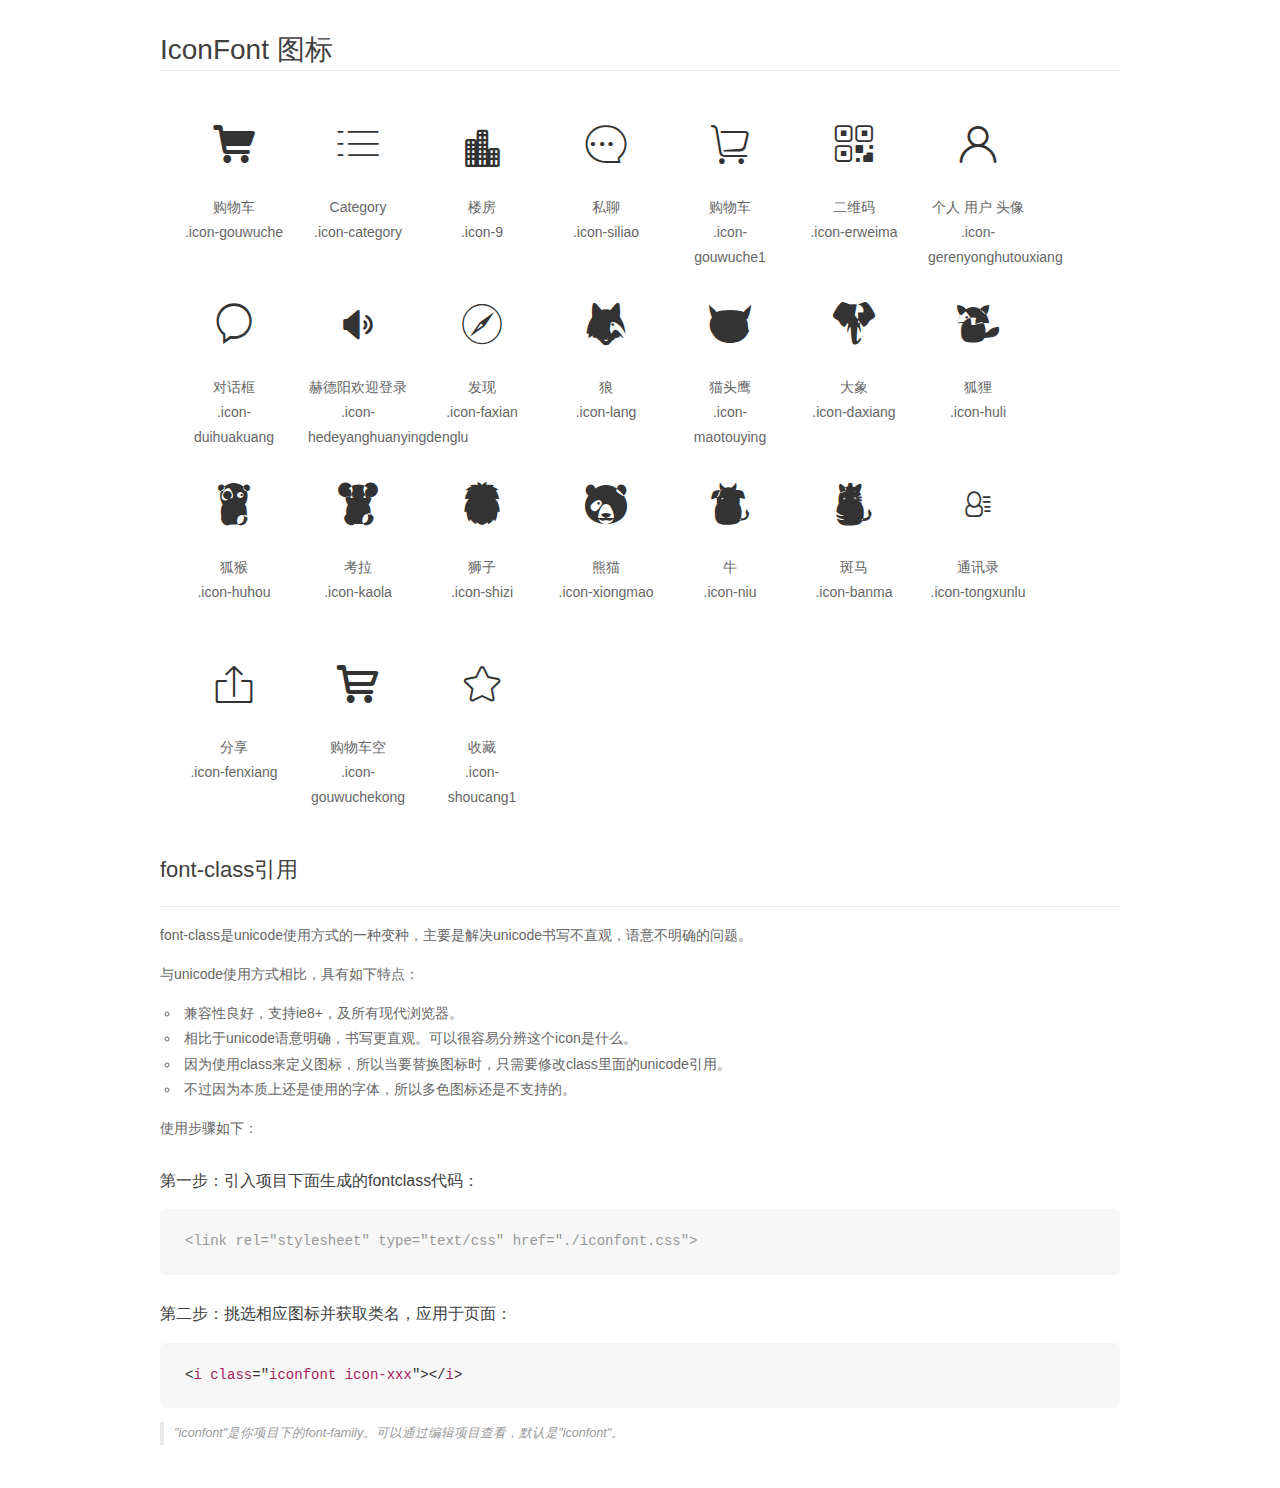
<file: sc/demo_fontclass.html>
<!DOCTYPE html>
<html>
<head>
    <meta charset="utf-8"/>
    <title>IconFont</title>
    <link rel="stylesheet" href="demo.css">
    <link rel="stylesheet" href="iconfont.css">
</head>
<body>
    <div class="main markdown">
        <h1>IconFont 图标</h1>
        <ul class="icon_lists clear">
            
                <li>
                <i class="icon iconfont icon-gouwuche"></i>
                    <div class="name">购物车</div>
                    <div class="fontclass">.icon-gouwuche</div>
                </li>
            
                <li>
                <i class="icon iconfont icon-category"></i>
                    <div class="name">Category</div>
                    <div class="fontclass">.icon-category</div>
                </li>
            
                <li>
                <i class="icon iconfont icon-9"></i>
                    <div class="name">楼房</div>
                    <div class="fontclass">.icon-9</div>
                </li>
            
                <li>
                <i class="icon iconfont icon-siliao"></i>
                    <div class="name">私聊</div>
                    <div class="fontclass">.icon-siliao</div>
                </li>
            
                <li>
                <i class="icon iconfont icon-gouwuche1"></i>
                    <div class="name">购物车</div>
                    <div class="fontclass">.icon-gouwuche1</div>
                </li>
            
                <li>
                <i class="icon iconfont icon-erweima"></i>
                    <div class="name">二维码</div>
                    <div class="fontclass">.icon-erweima</div>
                </li>
            
                <li>
                <i class="icon iconfont icon-gerenyonghutouxiang"></i>
                    <div class="name">个人 用户 头像</div>
                    <div class="fontclass">.icon-gerenyonghutouxiang</div>
                </li>
            
                <li>
                <i class="icon iconfont icon-duihuakuang"></i>
                    <div class="name">对话框</div>
                    <div class="fontclass">.icon-duihuakuang</div>
                </li>
            
                <li>
                <i class="icon iconfont icon-hedeyanghuanyingdenglu"></i>
                    <div class="name">赫德阳欢迎登录</div>
                    <div class="fontclass">.icon-hedeyanghuanyingdenglu</div>
                </li>
            
                <li>
                <i class="icon iconfont icon-faxian"></i>
                    <div class="name">发现</div>
                    <div class="fontclass">.icon-faxian</div>
                </li>
            
                <li>
                <i class="icon iconfont icon-lang"></i>
                    <div class="name">狼</div>
                    <div class="fontclass">.icon-lang</div>
                </li>
            
                <li>
                <i class="icon iconfont icon-maotouying"></i>
                    <div class="name">猫头鹰</div>
                    <div class="fontclass">.icon-maotouying</div>
                </li>
            
                <li>
                <i class="icon iconfont icon-daxiang"></i>
                    <div class="name">大象</div>
                    <div class="fontclass">.icon-daxiang</div>
                </li>
            
                <li>
                <i class="icon iconfont icon-huli"></i>
                    <div class="name">狐狸</div>
                    <div class="fontclass">.icon-huli</div>
                </li>
            
                <li>
                <i class="icon iconfont icon-huhou"></i>
                    <div class="name">狐猴</div>
                    <div class="fontclass">.icon-huhou</div>
                </li>
            
                <li>
                <i class="icon iconfont icon-kaola"></i>
                    <div class="name">考拉</div>
                    <div class="fontclass">.icon-kaola</div>
                </li>
            
                <li>
                <i class="icon iconfont icon-shizi"></i>
                    <div class="name">狮子</div>
                    <div class="fontclass">.icon-shizi</div>
                </li>
            
                <li>
                <i class="icon iconfont icon-xiongmao"></i>
                    <div class="name">熊猫</div>
                    <div class="fontclass">.icon-xiongmao</div>
                </li>
            
                <li>
                <i class="icon iconfont icon-niu"></i>
                    <div class="name">牛</div>
                    <div class="fontclass">.icon-niu</div>
                </li>
            
                <li>
                <i class="icon iconfont icon-banma"></i>
                    <div class="name">斑马</div>
                    <div class="fontclass">.icon-banma</div>
                </li>
            
                <li>
                <i class="icon iconfont icon-tongxunlu"></i>
                    <div class="name">通讯录</div>
                    <div class="fontclass">.icon-tongxunlu</div>
                </li>
            
                <li>
                <i class="icon iconfont icon-fenxiang"></i>
                    <div class="name">分享</div>
                    <div class="fontclass">.icon-fenxiang</div>
                </li>
            
                <li>
                <i class="icon iconfont icon-gouwuchekong"></i>
                    <div class="name">购物车空</div>
                    <div class="fontclass">.icon-gouwuchekong</div>
                </li>
            
                <li>
                <i class="icon iconfont icon-shoucang1"></i>
                    <div class="name">收藏</div>
                    <div class="fontclass">.icon-shoucang1</div>
                </li>
            
        </ul>

        <h2 id="font-class-">font-class引用</h2>
        <hr>

        <p>font-class是unicode使用方式的一种变种，主要是解决unicode书写不直观，语意不明确的问题。</p>
        <p>与unicode使用方式相比，具有如下特点：</p>
        <ul>
        <li>兼容性良好，支持ie8+，及所有现代浏览器。</li>
        <li>相比于unicode语意明确，书写更直观。可以很容易分辨这个icon是什么。</li>
        <li>因为使用class来定义图标，所以当要替换图标时，只需要修改class里面的unicode引用。</li>
        <li>不过因为本质上还是使用的字体，所以多色图标还是不支持的。</li>
        </ul>
        <p>使用步骤如下：</p>
        <h3 id="-fontclass-">第一步：引入项目下面生成的fontclass代码：</h3>


        <pre><code class="lang-js hljs javascript"><span class="hljs-comment">&lt;link rel="stylesheet" type="text/css" href="./iconfont.css"&gt;</span></code></pre>
        <h3 id="-">第二步：挑选相应图标并获取类名，应用于页面：</h3>
        <pre><code class="lang-css hljs">&lt;<span class="hljs-selector-tag">i</span> <span class="hljs-selector-tag">class</span>="<span class="hljs-selector-tag">iconfont</span> <span class="hljs-selector-tag">icon-xxx</span>"&gt;&lt;/<span class="hljs-selector-tag">i</span>&gt;</code></pre>
        <blockquote>
        <p>"iconfont"是你项目下的font-family。可以通过编辑项目查看，默认是"iconfont"。</p>
        </blockquote>
    </div>
</body>
</html>
</file>
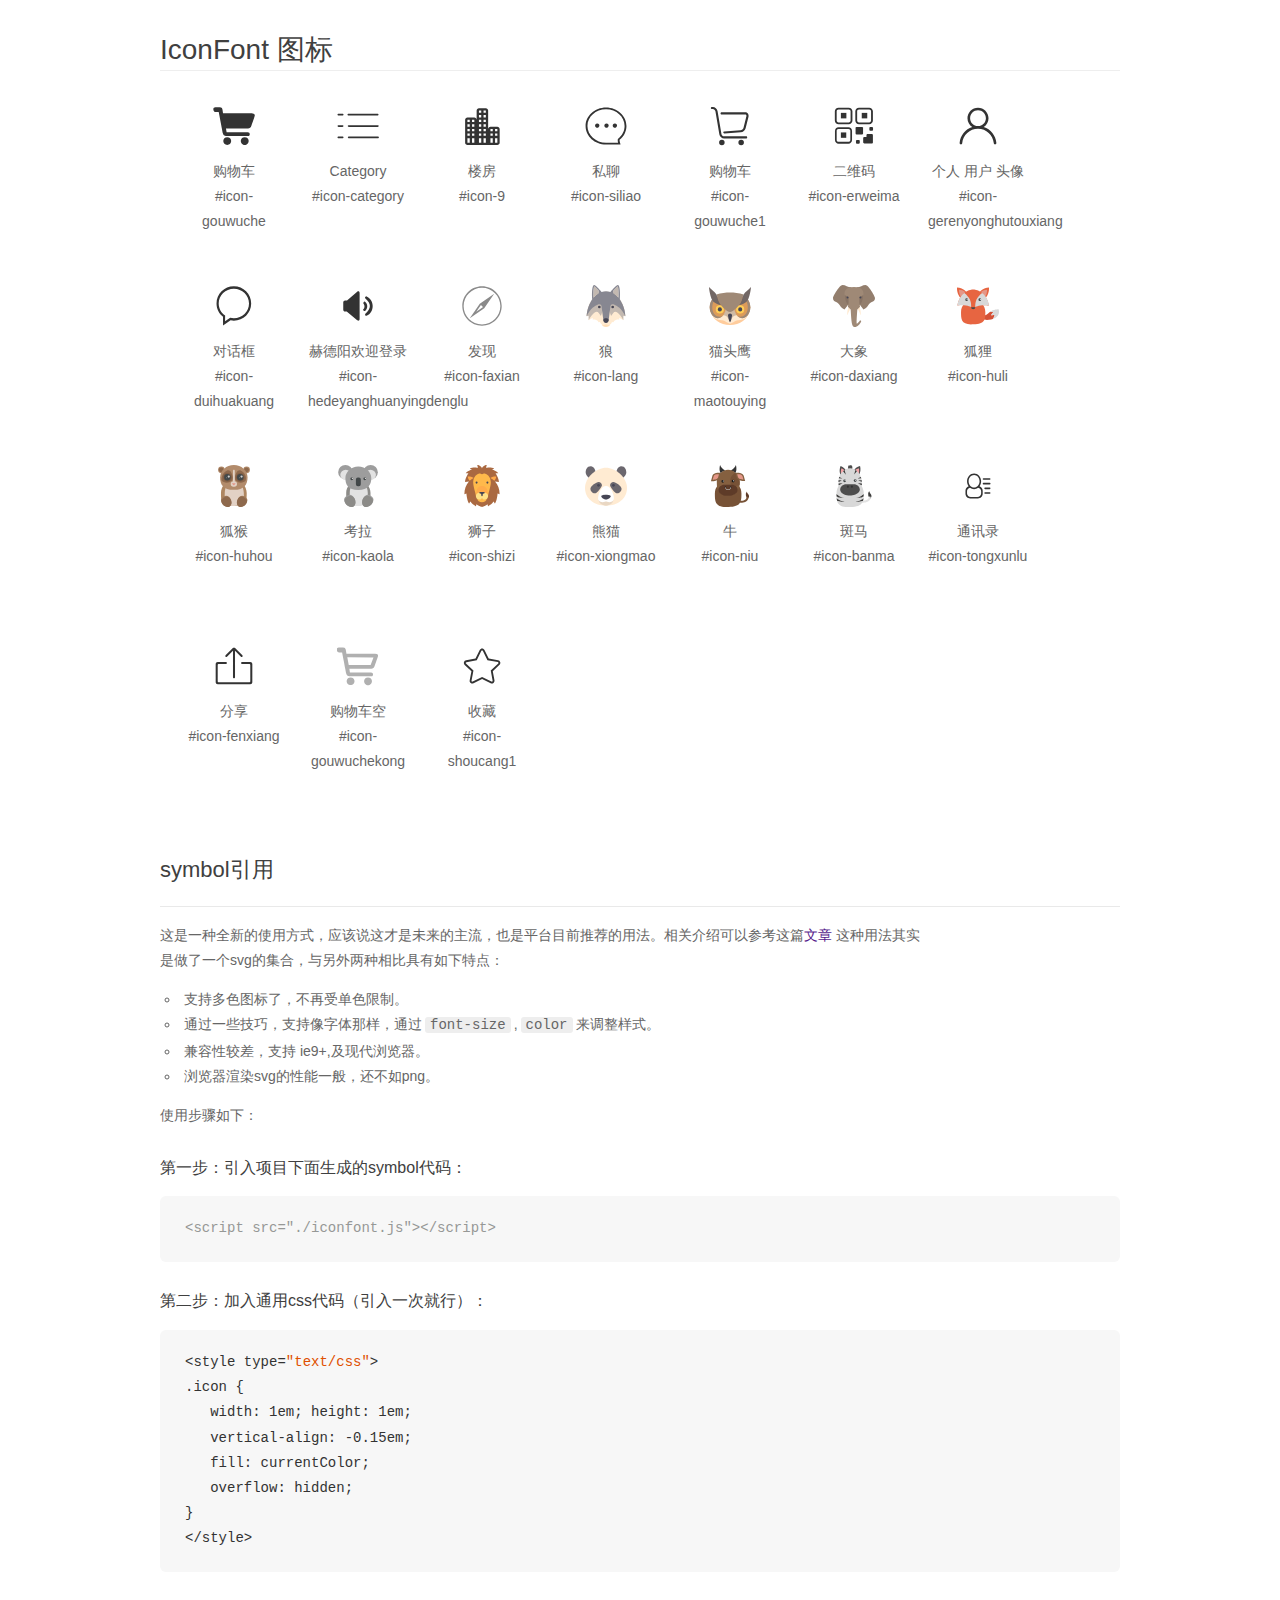
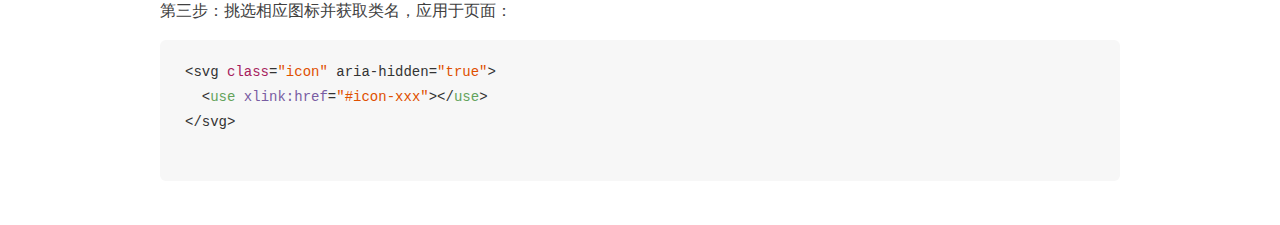
<file: sc/demo_symbol.html>
<!DOCTYPE html>
<html>
<head>
    <meta charset="utf-8"/>
    <title>IconFont</title>
    <link rel="stylesheet" href="demo.css">
    <script src="iconfont.js"></script>

    <style type="text/css">
        .icon {
          /* 通过设置 font-size 来改变图标大小 */
          width: 1em; height: 1em;
          /* 图标和文字相邻时，垂直对齐 */
          vertical-align: -0.15em;
          /* 通过设置 color 来改变 SVG 的颜色/fill */
          fill: currentColor;
          /* path 和 stroke 溢出 viewBox 部分在 IE 下会显示
             normalize.css 中也包含这行 */
          overflow: hidden;
        }

    </style>
</head>
<body>
    <div class="main markdown">
        <h1>IconFont 图标</h1>
        <ul class="icon_lists clear">
            
                <li>
                    <svg class="icon" aria-hidden="true">
                        <use xlink:href="#icon-gouwuche"></use>
                    </svg>
                    <div class="name">购物车</div>
                    <div class="fontclass">#icon-gouwuche</div>
                </li>
            
                <li>
                    <svg class="icon" aria-hidden="true">
                        <use xlink:href="#icon-category"></use>
                    </svg>
                    <div class="name">Category</div>
                    <div class="fontclass">#icon-category</div>
                </li>
            
                <li>
                    <svg class="icon" aria-hidden="true">
                        <use xlink:href="#icon-9"></use>
                    </svg>
                    <div class="name">楼房</div>
                    <div class="fontclass">#icon-9</div>
                </li>
            
                <li>
                    <svg class="icon" aria-hidden="true">
                        <use xlink:href="#icon-siliao"></use>
                    </svg>
                    <div class="name">私聊</div>
                    <div class="fontclass">#icon-siliao</div>
                </li>
            
                <li>
                    <svg class="icon" aria-hidden="true">
                        <use xlink:href="#icon-gouwuche1"></use>
                    </svg>
                    <div class="name">购物车</div>
                    <div class="fontclass">#icon-gouwuche1</div>
                </li>
            
                <li>
                    <svg class="icon" aria-hidden="true">
                        <use xlink:href="#icon-erweima"></use>
                    </svg>
                    <div class="name">二维码</div>
                    <div class="fontclass">#icon-erweima</div>
                </li>
            
                <li>
                    <svg class="icon" aria-hidden="true">
                        <use xlink:href="#icon-gerenyonghutouxiang"></use>
                    </svg>
                    <div class="name">个人 用户 头像</div>
                    <div class="fontclass">#icon-gerenyonghutouxiang</div>
                </li>
            
                <li>
                    <svg class="icon" aria-hidden="true">
                        <use xlink:href="#icon-duihuakuang"></use>
                    </svg>
                    <div class="name">对话框</div>
                    <div class="fontclass">#icon-duihuakuang</div>
                </li>
            
                <li>
                    <svg class="icon" aria-hidden="true">
                        <use xlink:href="#icon-hedeyanghuanyingdenglu"></use>
                    </svg>
                    <div class="name">赫德阳欢迎登录</div>
                    <div class="fontclass">#icon-hedeyanghuanyingdenglu</div>
                </li>
            
                <li>
                    <svg class="icon" aria-hidden="true">
                        <use xlink:href="#icon-faxian"></use>
                    </svg>
                    <div class="name">发现</div>
                    <div class="fontclass">#icon-faxian</div>
                </li>
            
                <li>
                    <svg class="icon" aria-hidden="true">
                        <use xlink:href="#icon-lang"></use>
                    </svg>
                    <div class="name">狼</div>
                    <div class="fontclass">#icon-lang</div>
                </li>
            
                <li>
                    <svg class="icon" aria-hidden="true">
                        <use xlink:href="#icon-maotouying"></use>
                    </svg>
                    <div class="name">猫头鹰</div>
                    <div class="fontclass">#icon-maotouying</div>
                </li>
            
                <li>
                    <svg class="icon" aria-hidden="true">
                        <use xlink:href="#icon-daxiang"></use>
                    </svg>
                    <div class="name">大象</div>
                    <div class="fontclass">#icon-daxiang</div>
                </li>
            
                <li>
                    <svg class="icon" aria-hidden="true">
                        <use xlink:href="#icon-huli"></use>
                    </svg>
                    <div class="name">狐狸</div>
                    <div class="fontclass">#icon-huli</div>
                </li>
            
                <li>
                    <svg class="icon" aria-hidden="true">
                        <use xlink:href="#icon-huhou"></use>
                    </svg>
                    <div class="name">狐猴</div>
                    <div class="fontclass">#icon-huhou</div>
                </li>
            
                <li>
                    <svg class="icon" aria-hidden="true">
                        <use xlink:href="#icon-kaola"></use>
                    </svg>
                    <div class="name">考拉</div>
                    <div class="fontclass">#icon-kaola</div>
                </li>
            
                <li>
                    <svg class="icon" aria-hidden="true">
                        <use xlink:href="#icon-shizi"></use>
                    </svg>
                    <div class="name">狮子</div>
                    <div class="fontclass">#icon-shizi</div>
                </li>
            
                <li>
                    <svg class="icon" aria-hidden="true">
                        <use xlink:href="#icon-xiongmao"></use>
                    </svg>
                    <div class="name">熊猫</div>
                    <div class="fontclass">#icon-xiongmao</div>
                </li>
            
                <li>
                    <svg class="icon" aria-hidden="true">
                        <use xlink:href="#icon-niu"></use>
                    </svg>
                    <div class="name">牛</div>
                    <div class="fontclass">#icon-niu</div>
                </li>
            
                <li>
                    <svg class="icon" aria-hidden="true">
                        <use xlink:href="#icon-banma"></use>
                    </svg>
                    <div class="name">斑马</div>
                    <div class="fontclass">#icon-banma</div>
                </li>
            
                <li>
                    <svg class="icon" aria-hidden="true">
                        <use xlink:href="#icon-tongxunlu"></use>
                    </svg>
                    <div class="name">通讯录</div>
                    <div class="fontclass">#icon-tongxunlu</div>
                </li>
            
                <li>
                    <svg class="icon" aria-hidden="true">
                        <use xlink:href="#icon-fenxiang"></use>
                    </svg>
                    <div class="name">分享</div>
                    <div class="fontclass">#icon-fenxiang</div>
                </li>
            
                <li>
                    <svg class="icon" aria-hidden="true">
                        <use xlink:href="#icon-gouwuchekong"></use>
                    </svg>
                    <div class="name">购物车空</div>
                    <div class="fontclass">#icon-gouwuchekong</div>
                </li>
            
                <li>
                    <svg class="icon" aria-hidden="true">
                        <use xlink:href="#icon-shoucang1"></use>
                    </svg>
                    <div class="name">收藏</div>
                    <div class="fontclass">#icon-shoucang1</div>
                </li>
            
        </ul>


        <h2 id="symbol-">symbol引用</h2>
        <hr>

        <p>这是一种全新的使用方式，应该说这才是未来的主流，也是平台目前推荐的用法。相关介绍可以参考这篇<a href="">文章</a>
        这种用法其实是做了一个svg的集合，与另外两种相比具有如下特点：</p>
        <ul>
          <li>支持多色图标了，不再受单色限制。</li>
          <li>通过一些技巧，支持像字体那样，通过<code>font-size</code>,<code>color</code>来调整样式。</li>
          <li>兼容性较差，支持 ie9+,及现代浏览器。</li>
          <li>浏览器渲染svg的性能一般，还不如png。</li>
        </ul>
        <p>使用步骤如下：</p>
        <h3 id="-symbol-">第一步：引入项目下面生成的symbol代码：</h3>
        <pre><code class="lang-js hljs javascript"><span class="hljs-comment">&lt;script src="./iconfont.js"&gt;&lt;/script&gt;</span></code></pre>
        <h3 id="-css-">第二步：加入通用css代码（引入一次就行）：</h3>
        <pre><code class="lang-js hljs javascript">&lt;style type=<span class="hljs-string">"text/css"</span>&gt;
.icon {
   width: <span class="hljs-number">1</span>em; height: <span class="hljs-number">1</span>em;
   vertical-align: <span class="hljs-number">-0.15</span>em;
   fill: currentColor;
   overflow: hidden;
}
&lt;<span class="hljs-regexp">/style&gt;</span></code></pre>
        <h3 id="-">第三步：挑选相应图标并获取类名，应用于页面：</h3>
        <pre><code class="lang-js hljs javascript">&lt;svg <span class="hljs-class"><span class="hljs-keyword">class</span></span>=<span class="hljs-string">"icon"</span> aria-hidden=<span class="hljs-string">"true"</span>&gt;<span class="xml"><span class="hljs-tag">
  &lt;<span class="hljs-name">use</span> <span class="hljs-attr">xlink:href</span>=<span class="hljs-string">"#icon-xxx"</span>&gt;</span><span class="hljs-tag">&lt;/<span class="hljs-name">use</span>&gt;</span>
</span>&lt;<span class="hljs-regexp">/svg&gt;
        </span></code></pre>
    </div>
</body>
</html>
</file>
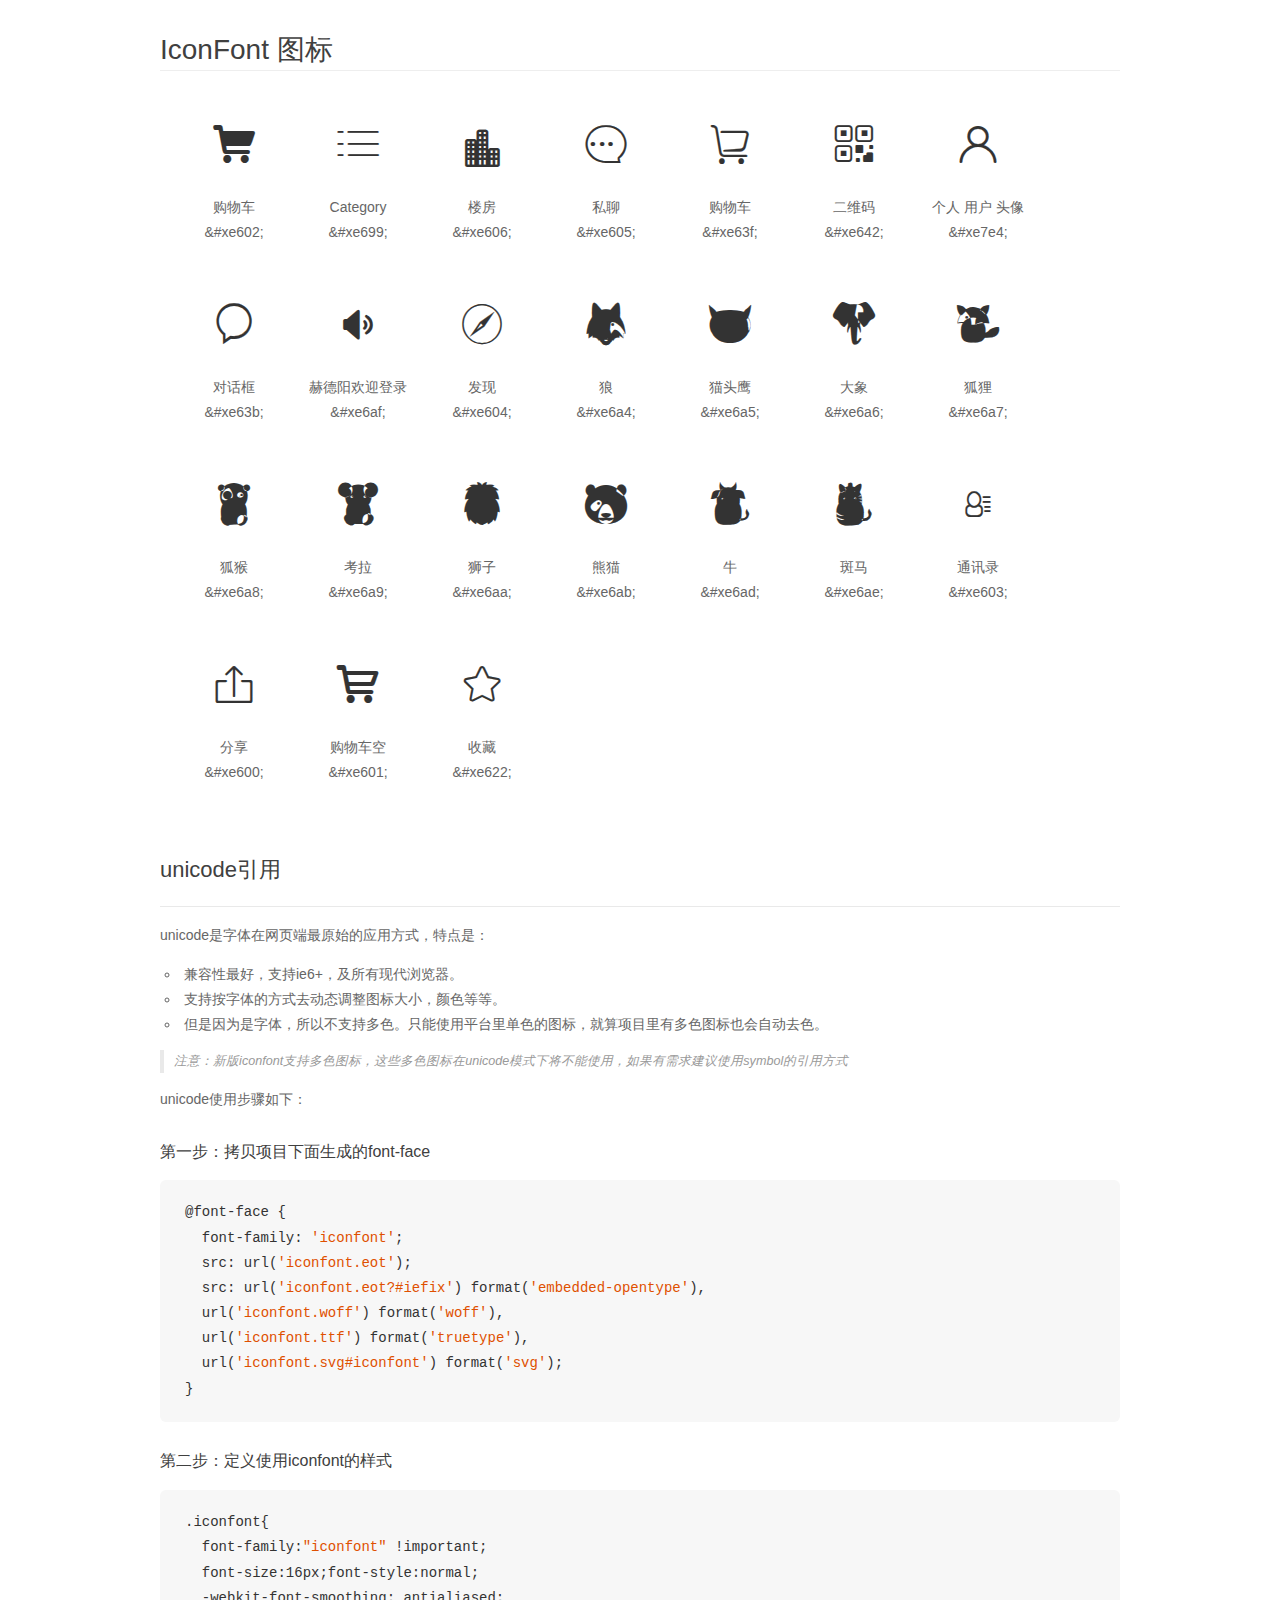
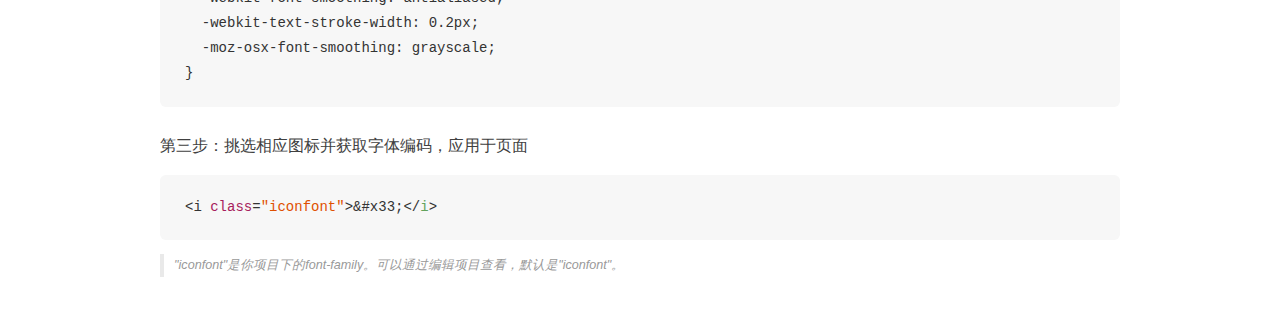
<file: sc/demo_unicode.html>
<!DOCTYPE html>
<html>
<head>
    <meta charset="utf-8"/>
    <title>IconFont</title>
    <link rel="stylesheet" href="demo.css">

    <style type="text/css">

        @font-face {font-family: "iconfont";
          src: url('iconfont.eot'); /* IE9*/
          src: url('iconfont.eot#iefix') format('embedded-opentype'), /* IE6-IE8 */
          url('iconfont.woff') format('woff'), /* chrome, firefox */
          url('iconfont.ttf') format('truetype'), /* chrome, firefox, opera, Safari, Android, iOS 4.2+*/
          url('iconfont.svg#iconfont') format('svg'); /* iOS 4.1- */
        }

        .iconfont {
          font-family:"iconfont" !important;
          font-size:16px;
          font-style:normal;
          -webkit-font-smoothing: antialiased;
          -webkit-text-stroke-width: 0.2px;
          -moz-osx-font-smoothing: grayscale;
        }

    </style>
</head>
<body>
    <div class="main markdown">
        <h1>IconFont 图标</h1>
        <ul class="icon_lists clear">
            
                <li>
                <i class="icon iconfont">&#xe602;</i>
                    <div class="name">购物车</div>
                    <div class="code">&amp;#xe602;</div>
                </li>
            
                <li>
                <i class="icon iconfont">&#xe699;</i>
                    <div class="name">Category</div>
                    <div class="code">&amp;#xe699;</div>
                </li>
            
                <li>
                <i class="icon iconfont">&#xe606;</i>
                    <div class="name">楼房</div>
                    <div class="code">&amp;#xe606;</div>
                </li>
            
                <li>
                <i class="icon iconfont">&#xe605;</i>
                    <div class="name">私聊</div>
                    <div class="code">&amp;#xe605;</div>
                </li>
            
                <li>
                <i class="icon iconfont">&#xe63f;</i>
                    <div class="name">购物车</div>
                    <div class="code">&amp;#xe63f;</div>
                </li>
            
                <li>
                <i class="icon iconfont">&#xe642;</i>
                    <div class="name">二维码</div>
                    <div class="code">&amp;#xe642;</div>
                </li>
            
                <li>
                <i class="icon iconfont">&#xe7e4;</i>
                    <div class="name">个人 用户 头像</div>
                    <div class="code">&amp;#xe7e4;</div>
                </li>
            
                <li>
                <i class="icon iconfont">&#xe63b;</i>
                    <div class="name">对话框</div>
                    <div class="code">&amp;#xe63b;</div>
                </li>
            
                <li>
                <i class="icon iconfont">&#xe6af;</i>
                    <div class="name">赫德阳欢迎登录</div>
                    <div class="code">&amp;#xe6af;</div>
                </li>
            
                <li>
                <i class="icon iconfont">&#xe604;</i>
                    <div class="name">发现</div>
                    <div class="code">&amp;#xe604;</div>
                </li>
            
                <li>
                <i class="icon iconfont">&#xe6a4;</i>
                    <div class="name">狼</div>
                    <div class="code">&amp;#xe6a4;</div>
                </li>
            
                <li>
                <i class="icon iconfont">&#xe6a5;</i>
                    <div class="name">猫头鹰</div>
                    <div class="code">&amp;#xe6a5;</div>
                </li>
            
                <li>
                <i class="icon iconfont">&#xe6a6;</i>
                    <div class="name">大象</div>
                    <div class="code">&amp;#xe6a6;</div>
                </li>
            
                <li>
                <i class="icon iconfont">&#xe6a7;</i>
                    <div class="name">狐狸</div>
                    <div class="code">&amp;#xe6a7;</div>
                </li>
            
                <li>
                <i class="icon iconfont">&#xe6a8;</i>
                    <div class="name">狐猴</div>
                    <div class="code">&amp;#xe6a8;</div>
                </li>
            
                <li>
                <i class="icon iconfont">&#xe6a9;</i>
                    <div class="name">考拉</div>
                    <div class="code">&amp;#xe6a9;</div>
                </li>
            
                <li>
                <i class="icon iconfont">&#xe6aa;</i>
                    <div class="name">狮子</div>
                    <div class="code">&amp;#xe6aa;</div>
                </li>
            
                <li>
                <i class="icon iconfont">&#xe6ab;</i>
                    <div class="name">熊猫</div>
                    <div class="code">&amp;#xe6ab;</div>
                </li>
            
                <li>
                <i class="icon iconfont">&#xe6ad;</i>
                    <div class="name">牛</div>
                    <div class="code">&amp;#xe6ad;</div>
                </li>
            
                <li>
                <i class="icon iconfont">&#xe6ae;</i>
                    <div class="name">斑马</div>
                    <div class="code">&amp;#xe6ae;</div>
                </li>
            
                <li>
                <i class="icon iconfont">&#xe603;</i>
                    <div class="name">通讯录</div>
                    <div class="code">&amp;#xe603;</div>
                </li>
            
                <li>
                <i class="icon iconfont">&#xe600;</i>
                    <div class="name">分享</div>
                    <div class="code">&amp;#xe600;</div>
                </li>
            
                <li>
                <i class="icon iconfont">&#xe601;</i>
                    <div class="name">购物车空</div>
                    <div class="code">&amp;#xe601;</div>
                </li>
            
                <li>
                <i class="icon iconfont">&#xe622;</i>
                    <div class="name">收藏</div>
                    <div class="code">&amp;#xe622;</div>
                </li>
            
        </ul>
        <h2 id="unicode-">unicode引用</h2>
        <hr>

        <p>unicode是字体在网页端最原始的应用方式，特点是：</p>
        <ul>
        <li>兼容性最好，支持ie6+，及所有现代浏览器。</li>
        <li>支持按字体的方式去动态调整图标大小，颜色等等。</li>
        <li>但是因为是字体，所以不支持多色。只能使用平台里单色的图标，就算项目里有多色图标也会自动去色。</li>
        </ul>
        <blockquote>
        <p>注意：新版iconfont支持多色图标，这些多色图标在unicode模式下将不能使用，如果有需求建议使用symbol的引用方式</p>
        </blockquote>
        <p>unicode使用步骤如下：</p>
        <h3 id="-font-face">第一步：拷贝项目下面生成的font-face</h3>
        <pre><code class="lang-js hljs javascript">@font-face {
  font-family: <span class="hljs-string">'iconfont'</span>;
  src: url(<span class="hljs-string">'iconfont.eot'</span>);
  src: url(<span class="hljs-string">'iconfont.eot?#iefix'</span>) format(<span class="hljs-string">'embedded-opentype'</span>),
  url(<span class="hljs-string">'iconfont.woff'</span>) format(<span class="hljs-string">'woff'</span>),
  url(<span class="hljs-string">'iconfont.ttf'</span>) format(<span class="hljs-string">'truetype'</span>),
  url(<span class="hljs-string">'iconfont.svg#iconfont'</span>) format(<span class="hljs-string">'svg'</span>);
}
</code></pre>
        <h3 id="-iconfont-">第二步：定义使用iconfont的样式</h3>
        <pre><code class="lang-js hljs javascript">.iconfont{
  font-family:<span class="hljs-string">"iconfont"</span> !important;
  font-size:<span class="hljs-number">16</span>px;font-style:normal;
  -webkit-font-smoothing: antialiased;
  -webkit-text-stroke-width: <span class="hljs-number">0.2</span>px;
  -moz-osx-font-smoothing: grayscale;
}
</code></pre>
        <h3 id="-">第三步：挑选相应图标并获取字体编码，应用于页面</h3>
        <pre><code class="lang-js hljs javascript">&lt;i <span class="hljs-class"><span class="hljs-keyword">class</span></span>=<span class="hljs-string">"iconfont"</span>&gt;&amp;#x33;<span class="xml"><span class="hljs-tag">&lt;/<span class="hljs-name">i</span>&gt;</span></span></code></pre>

        <blockquote>
        <p>"iconfont"是你项目下的font-family。可以通过编辑项目查看，默认是"iconfont"。</p>
        </blockquote>
    </div>


</body>
</html>
</file>
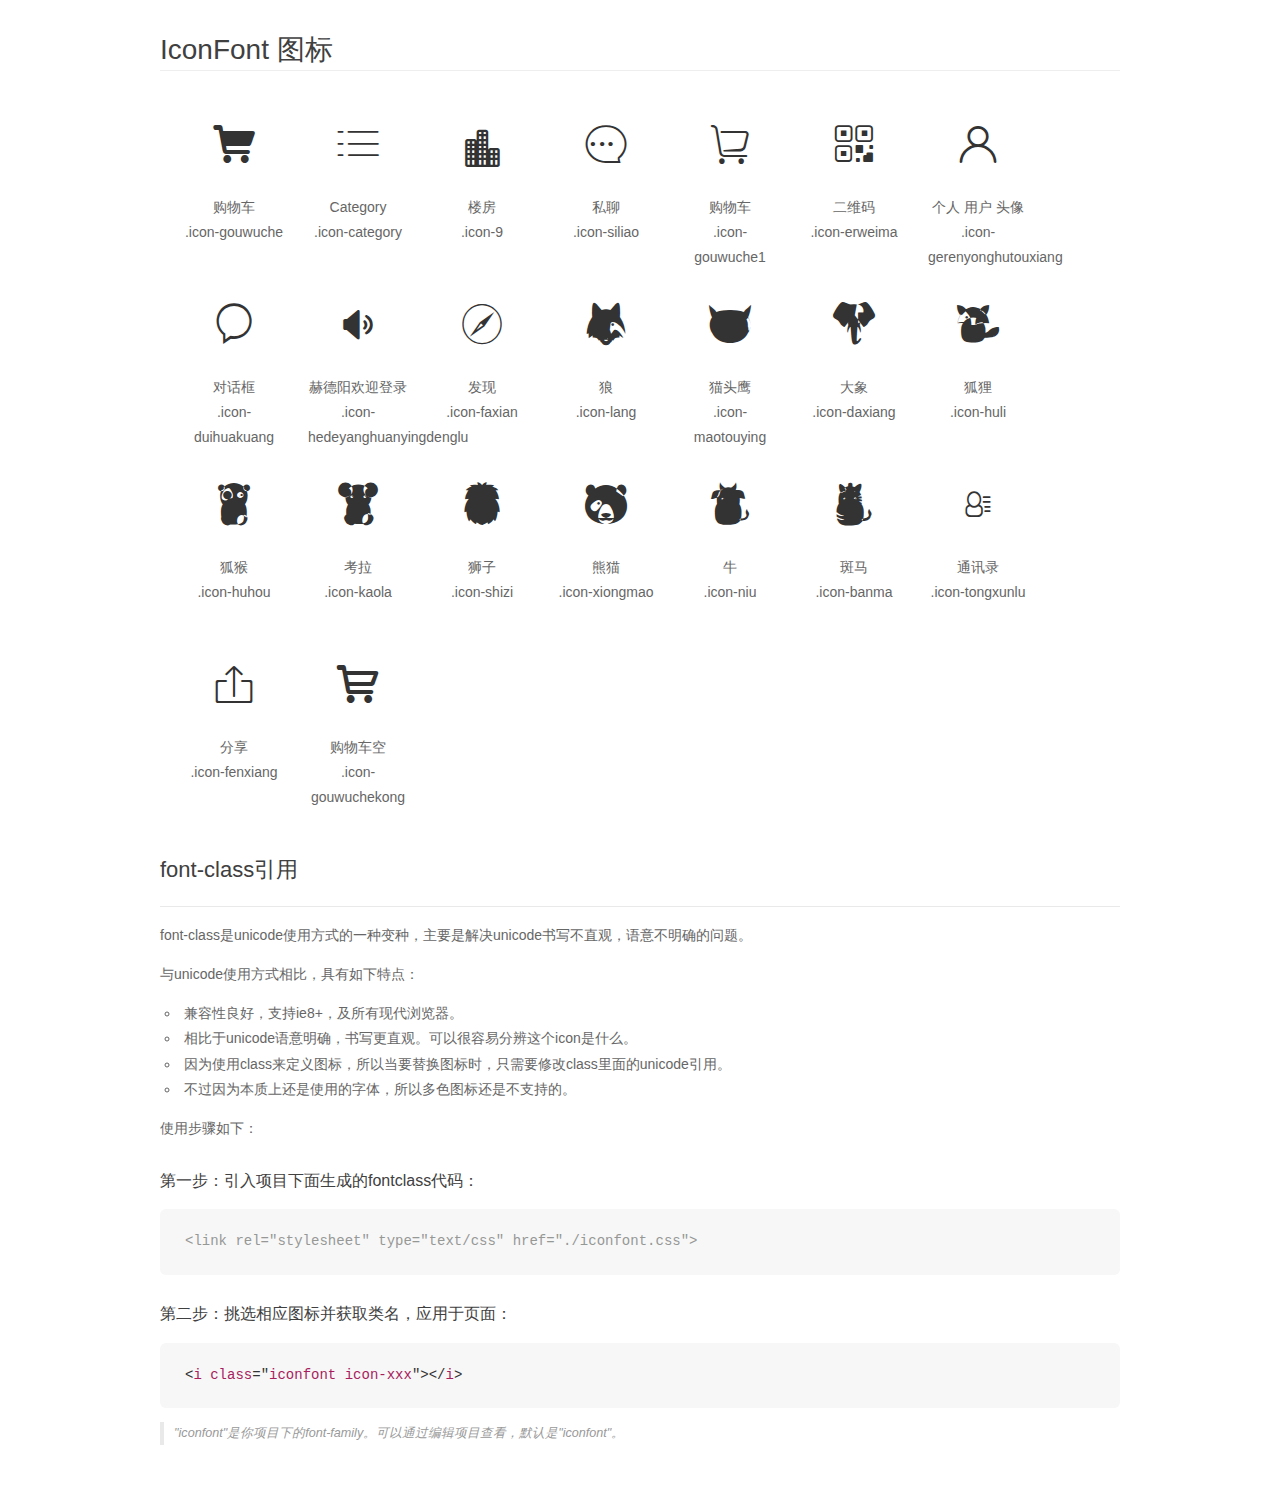
<file: sl/demo_fontclass.html>
<!DOCTYPE html>
<html>
<head>
    <meta charset="utf-8"/>
    <title>IconFont</title>
    <link rel="stylesheet" href="demo.css">
    <link rel="stylesheet" href="iconfont.css">
</head>
<body>
    <div class="main markdown">
        <h1>IconFont 图标</h1>
        <ul class="icon_lists clear">
            
                <li>
                <i class="icon iconfont icon-gouwuche"></i>
                    <div class="name">购物车</div>
                    <div class="fontclass">.icon-gouwuche</div>
                </li>
            
                <li>
                <i class="icon iconfont icon-category"></i>
                    <div class="name">Category</div>
                    <div class="fontclass">.icon-category</div>
                </li>
            
                <li>
                <i class="icon iconfont icon-9"></i>
                    <div class="name">楼房</div>
                    <div class="fontclass">.icon-9</div>
                </li>
            
                <li>
                <i class="icon iconfont icon-siliao"></i>
                    <div class="name">私聊</div>
                    <div class="fontclass">.icon-siliao</div>
                </li>
            
                <li>
                <i class="icon iconfont icon-gouwuche1"></i>
                    <div class="name">购物车</div>
                    <div class="fontclass">.icon-gouwuche1</div>
                </li>
            
                <li>
                <i class="icon iconfont icon-erweima"></i>
                    <div class="name">二维码</div>
                    <div class="fontclass">.icon-erweima</div>
                </li>
            
                <li>
                <i class="icon iconfont icon-gerenyonghutouxiang"></i>
                    <div class="name">个人 用户 头像</div>
                    <div class="fontclass">.icon-gerenyonghutouxiang</div>
                </li>
            
                <li>
                <i class="icon iconfont icon-duihuakuang"></i>
                    <div class="name">对话框</div>
                    <div class="fontclass">.icon-duihuakuang</div>
                </li>
            
                <li>
                <i class="icon iconfont icon-hedeyanghuanyingdenglu"></i>
                    <div class="name">赫德阳欢迎登录</div>
                    <div class="fontclass">.icon-hedeyanghuanyingdenglu</div>
                </li>
            
                <li>
                <i class="icon iconfont icon-faxian"></i>
                    <div class="name">发现</div>
                    <div class="fontclass">.icon-faxian</div>
                </li>
            
                <li>
                <i class="icon iconfont icon-lang"></i>
                    <div class="name">狼</div>
                    <div class="fontclass">.icon-lang</div>
                </li>
            
                <li>
                <i class="icon iconfont icon-maotouying"></i>
                    <div class="name">猫头鹰</div>
                    <div class="fontclass">.icon-maotouying</div>
                </li>
            
                <li>
                <i class="icon iconfont icon-daxiang"></i>
                    <div class="name">大象</div>
                    <div class="fontclass">.icon-daxiang</div>
                </li>
            
                <li>
                <i class="icon iconfont icon-huli"></i>
                    <div class="name">狐狸</div>
                    <div class="fontclass">.icon-huli</div>
                </li>
            
                <li>
                <i class="icon iconfont icon-huhou"></i>
                    <div class="name">狐猴</div>
                    <div class="fontclass">.icon-huhou</div>
                </li>
            
                <li>
                <i class="icon iconfont icon-kaola"></i>
                    <div class="name">考拉</div>
                    <div class="fontclass">.icon-kaola</div>
                </li>
            
                <li>
                <i class="icon iconfont icon-shizi"></i>
                    <div class="name">狮子</div>
                    <div class="fontclass">.icon-shizi</div>
                </li>
            
                <li>
                <i class="icon iconfont icon-xiongmao"></i>
                    <div class="name">熊猫</div>
                    <div class="fontclass">.icon-xiongmao</div>
                </li>
            
                <li>
                <i class="icon iconfont icon-niu"></i>
                    <div class="name">牛</div>
                    <div class="fontclass">.icon-niu</div>
                </li>
            
                <li>
                <i class="icon iconfont icon-banma"></i>
                    <div class="name">斑马</div>
                    <div class="fontclass">.icon-banma</div>
                </li>
            
                <li>
                <i class="icon iconfont icon-tongxunlu"></i>
                    <div class="name">通讯录</div>
                    <div class="fontclass">.icon-tongxunlu</div>
                </li>
            
                <li>
                <i class="icon iconfont icon-fenxiang"></i>
                    <div class="name">分享</div>
                    <div class="fontclass">.icon-fenxiang</div>
                </li>
            
                <li>
                <i class="icon iconfont icon-gouwuchekong"></i>
                    <div class="name">购物车空</div>
                    <div class="fontclass">.icon-gouwuchekong</div>
                </li>
            
        </ul>

        <h2 id="font-class-">font-class引用</h2>
        <hr>

        <p>font-class是unicode使用方式的一种变种，主要是解决unicode书写不直观，语意不明确的问题。</p>
        <p>与unicode使用方式相比，具有如下特点：</p>
        <ul>
        <li>兼容性良好，支持ie8+，及所有现代浏览器。</li>
        <li>相比于unicode语意明确，书写更直观。可以很容易分辨这个icon是什么。</li>
        <li>因为使用class来定义图标，所以当要替换图标时，只需要修改class里面的unicode引用。</li>
        <li>不过因为本质上还是使用的字体，所以多色图标还是不支持的。</li>
        </ul>
        <p>使用步骤如下：</p>
        <h3 id="-fontclass-">第一步：引入项目下面生成的fontclass代码：</h3>


        <pre><code class="lang-js hljs javascript"><span class="hljs-comment">&lt;link rel="stylesheet" type="text/css" href="./iconfont.css"&gt;</span></code></pre>
        <h3 id="-">第二步：挑选相应图标并获取类名，应用于页面：</h3>
        <pre><code class="lang-css hljs">&lt;<span class="hljs-selector-tag">i</span> <span class="hljs-selector-tag">class</span>="<span class="hljs-selector-tag">iconfont</span> <span class="hljs-selector-tag">icon-xxx</span>"&gt;&lt;/<span class="hljs-selector-tag">i</span>&gt;</code></pre>
        <blockquote>
        <p>"iconfont"是你项目下的font-family。可以通过编辑项目查看，默认是"iconfont"。</p>
        </blockquote>
    </div>
</body>
</html>
</file>
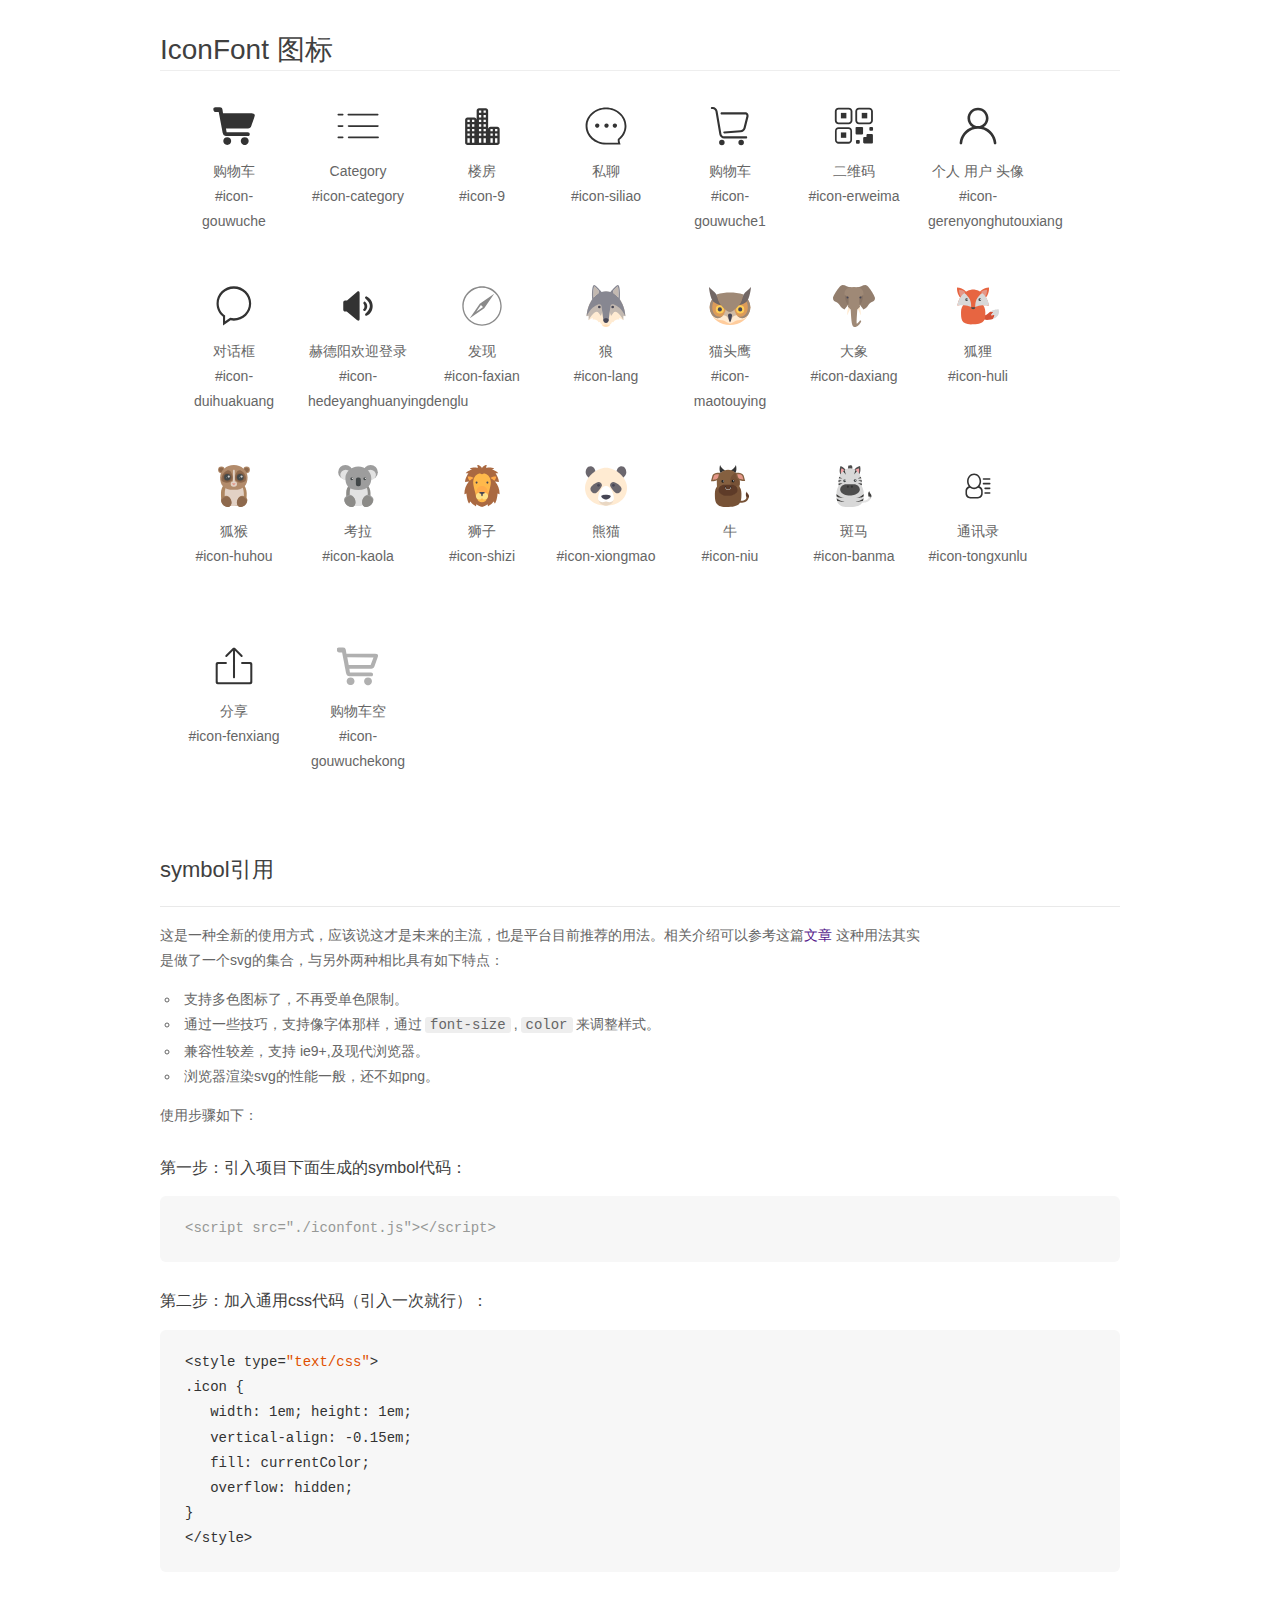
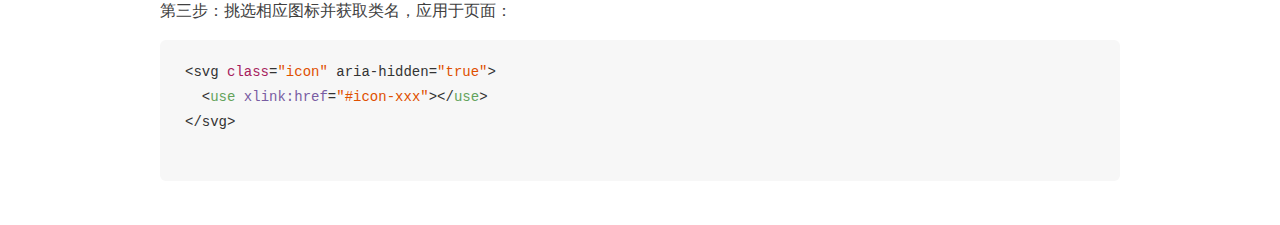
<file: sl/demo_symbol.html>
<!DOCTYPE html>
<html>
<head>
    <meta charset="utf-8"/>
    <title>IconFont</title>
    <link rel="stylesheet" href="demo.css">
    <script src="iconfont.js"></script>

    <style type="text/css">
        .icon {
          /* 通过设置 font-size 来改变图标大小 */
          width: 1em; height: 1em;
          /* 图标和文字相邻时，垂直对齐 */
          vertical-align: -0.15em;
          /* 通过设置 color 来改变 SVG 的颜色/fill */
          fill: currentColor;
          /* path 和 stroke 溢出 viewBox 部分在 IE 下会显示
             normalize.css 中也包含这行 */
          overflow: hidden;
        }

    </style>
</head>
<body>
    <div class="main markdown">
        <h1>IconFont 图标</h1>
        <ul class="icon_lists clear">
            
                <li>
                    <svg class="icon" aria-hidden="true">
                        <use xlink:href="#icon-gouwuche"></use>
                    </svg>
                    <div class="name">购物车</div>
                    <div class="fontclass">#icon-gouwuche</div>
                </li>
            
                <li>
                    <svg class="icon" aria-hidden="true">
                        <use xlink:href="#icon-category"></use>
                    </svg>
                    <div class="name">Category</div>
                    <div class="fontclass">#icon-category</div>
                </li>
            
                <li>
                    <svg class="icon" aria-hidden="true">
                        <use xlink:href="#icon-9"></use>
                    </svg>
                    <div class="name">楼房</div>
                    <div class="fontclass">#icon-9</div>
                </li>
            
                <li>
                    <svg class="icon" aria-hidden="true">
                        <use xlink:href="#icon-siliao"></use>
                    </svg>
                    <div class="name">私聊</div>
                    <div class="fontclass">#icon-siliao</div>
                </li>
            
                <li>
                    <svg class="icon" aria-hidden="true">
                        <use xlink:href="#icon-gouwuche1"></use>
                    </svg>
                    <div class="name">购物车</div>
                    <div class="fontclass">#icon-gouwuche1</div>
                </li>
            
                <li>
                    <svg class="icon" aria-hidden="true">
                        <use xlink:href="#icon-erweima"></use>
                    </svg>
                    <div class="name">二维码</div>
                    <div class="fontclass">#icon-erweima</div>
                </li>
            
                <li>
                    <svg class="icon" aria-hidden="true">
                        <use xlink:href="#icon-gerenyonghutouxiang"></use>
                    </svg>
                    <div class="name">个人 用户 头像</div>
                    <div class="fontclass">#icon-gerenyonghutouxiang</div>
                </li>
            
                <li>
                    <svg class="icon" aria-hidden="true">
                        <use xlink:href="#icon-duihuakuang"></use>
                    </svg>
                    <div class="name">对话框</div>
                    <div class="fontclass">#icon-duihuakuang</div>
                </li>
            
                <li>
                    <svg class="icon" aria-hidden="true">
                        <use xlink:href="#icon-hedeyanghuanyingdenglu"></use>
                    </svg>
                    <div class="name">赫德阳欢迎登录</div>
                    <div class="fontclass">#icon-hedeyanghuanyingdenglu</div>
                </li>
            
                <li>
                    <svg class="icon" aria-hidden="true">
                        <use xlink:href="#icon-faxian"></use>
                    </svg>
                    <div class="name">发现</div>
                    <div class="fontclass">#icon-faxian</div>
                </li>
            
                <li>
                    <svg class="icon" aria-hidden="true">
                        <use xlink:href="#icon-lang"></use>
                    </svg>
                    <div class="name">狼</div>
                    <div class="fontclass">#icon-lang</div>
                </li>
            
                <li>
                    <svg class="icon" aria-hidden="true">
                        <use xlink:href="#icon-maotouying"></use>
                    </svg>
                    <div class="name">猫头鹰</div>
                    <div class="fontclass">#icon-maotouying</div>
                </li>
            
                <li>
                    <svg class="icon" aria-hidden="true">
                        <use xlink:href="#icon-daxiang"></use>
                    </svg>
                    <div class="name">大象</div>
                    <div class="fontclass">#icon-daxiang</div>
                </li>
            
                <li>
                    <svg class="icon" aria-hidden="true">
                        <use xlink:href="#icon-huli"></use>
                    </svg>
                    <div class="name">狐狸</div>
                    <div class="fontclass">#icon-huli</div>
                </li>
            
                <li>
                    <svg class="icon" aria-hidden="true">
                        <use xlink:href="#icon-huhou"></use>
                    </svg>
                    <div class="name">狐猴</div>
                    <div class="fontclass">#icon-huhou</div>
                </li>
            
                <li>
                    <svg class="icon" aria-hidden="true">
                        <use xlink:href="#icon-kaola"></use>
                    </svg>
                    <div class="name">考拉</div>
                    <div class="fontclass">#icon-kaola</div>
                </li>
            
                <li>
                    <svg class="icon" aria-hidden="true">
                        <use xlink:href="#icon-shizi"></use>
                    </svg>
                    <div class="name">狮子</div>
                    <div class="fontclass">#icon-shizi</div>
                </li>
            
                <li>
                    <svg class="icon" aria-hidden="true">
                        <use xlink:href="#icon-xiongmao"></use>
                    </svg>
                    <div class="name">熊猫</div>
                    <div class="fontclass">#icon-xiongmao</div>
                </li>
            
                <li>
                    <svg class="icon" aria-hidden="true">
                        <use xlink:href="#icon-niu"></use>
                    </svg>
                    <div class="name">牛</div>
                    <div class="fontclass">#icon-niu</div>
                </li>
            
                <li>
                    <svg class="icon" aria-hidden="true">
                        <use xlink:href="#icon-banma"></use>
                    </svg>
                    <div class="name">斑马</div>
                    <div class="fontclass">#icon-banma</div>
                </li>
            
                <li>
                    <svg class="icon" aria-hidden="true">
                        <use xlink:href="#icon-tongxunlu"></use>
                    </svg>
                    <div class="name">通讯录</div>
                    <div class="fontclass">#icon-tongxunlu</div>
                </li>
            
                <li>
                    <svg class="icon" aria-hidden="true">
                        <use xlink:href="#icon-fenxiang"></use>
                    </svg>
                    <div class="name">分享</div>
                    <div class="fontclass">#icon-fenxiang</div>
                </li>
            
                <li>
                    <svg class="icon" aria-hidden="true">
                        <use xlink:href="#icon-gouwuchekong"></use>
                    </svg>
                    <div class="name">购物车空</div>
                    <div class="fontclass">#icon-gouwuchekong</div>
                </li>
            
        </ul>


        <h2 id="symbol-">symbol引用</h2>
        <hr>

        <p>这是一种全新的使用方式，应该说这才是未来的主流，也是平台目前推荐的用法。相关介绍可以参考这篇<a href="">文章</a>
        这种用法其实是做了一个svg的集合，与另外两种相比具有如下特点：</p>
        <ul>
          <li>支持多色图标了，不再受单色限制。</li>
          <li>通过一些技巧，支持像字体那样，通过<code>font-size</code>,<code>color</code>来调整样式。</li>
          <li>兼容性较差，支持 ie9+,及现代浏览器。</li>
          <li>浏览器渲染svg的性能一般，还不如png。</li>
        </ul>
        <p>使用步骤如下：</p>
        <h3 id="-symbol-">第一步：引入项目下面生成的symbol代码：</h3>
        <pre><code class="lang-js hljs javascript"><span class="hljs-comment">&lt;script src="./iconfont.js"&gt;&lt;/script&gt;</span></code></pre>
        <h3 id="-css-">第二步：加入通用css代码（引入一次就行）：</h3>
        <pre><code class="lang-js hljs javascript">&lt;style type=<span class="hljs-string">"text/css"</span>&gt;
.icon {
   width: <span class="hljs-number">1</span>em; height: <span class="hljs-number">1</span>em;
   vertical-align: <span class="hljs-number">-0.15</span>em;
   fill: currentColor;
   overflow: hidden;
}
&lt;<span class="hljs-regexp">/style&gt;</span></code></pre>
        <h3 id="-">第三步：挑选相应图标并获取类名，应用于页面：</h3>
        <pre><code class="lang-js hljs javascript">&lt;svg <span class="hljs-class"><span class="hljs-keyword">class</span></span>=<span class="hljs-string">"icon"</span> aria-hidden=<span class="hljs-string">"true"</span>&gt;<span class="xml"><span class="hljs-tag">
  &lt;<span class="hljs-name">use</span> <span class="hljs-attr">xlink:href</span>=<span class="hljs-string">"#icon-xxx"</span>&gt;</span><span class="hljs-tag">&lt;/<span class="hljs-name">use</span>&gt;</span>
</span>&lt;<span class="hljs-regexp">/svg&gt;
        </span></code></pre>
    </div>
</body>
</html>
</file>
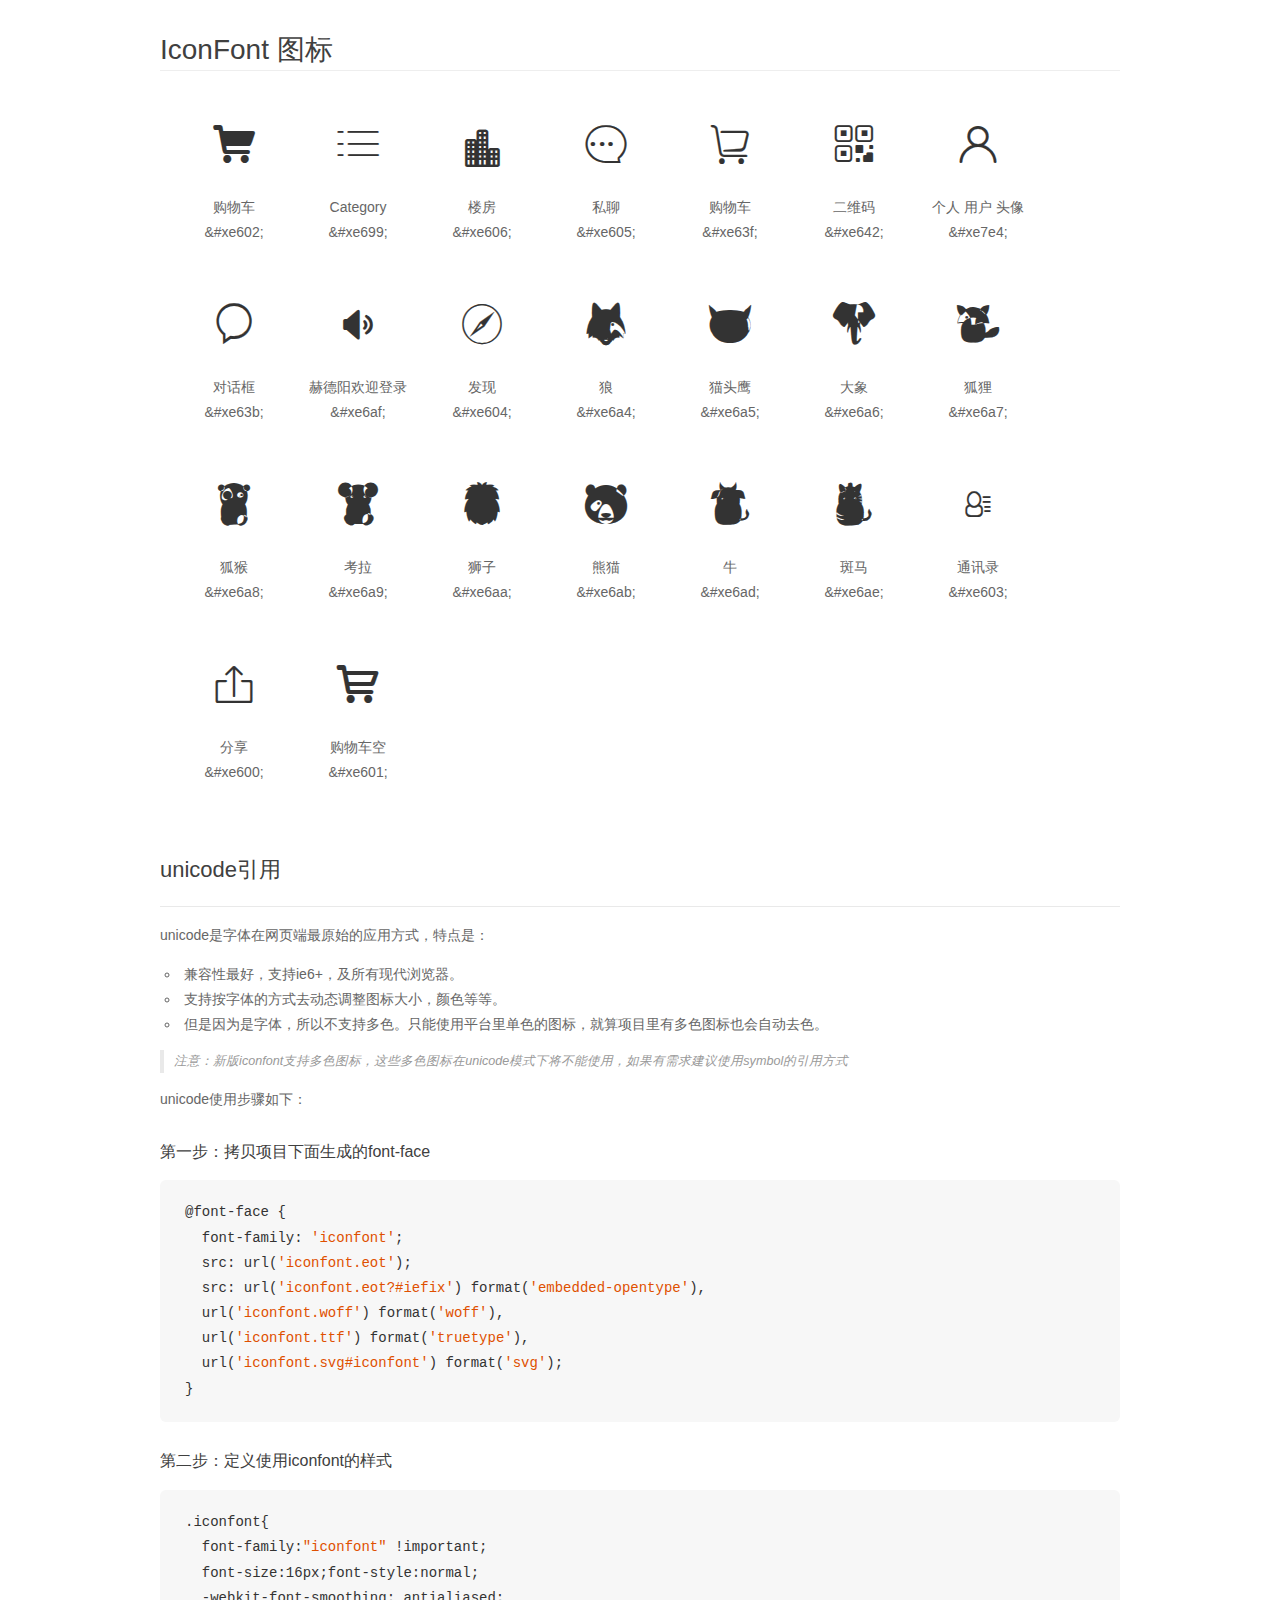
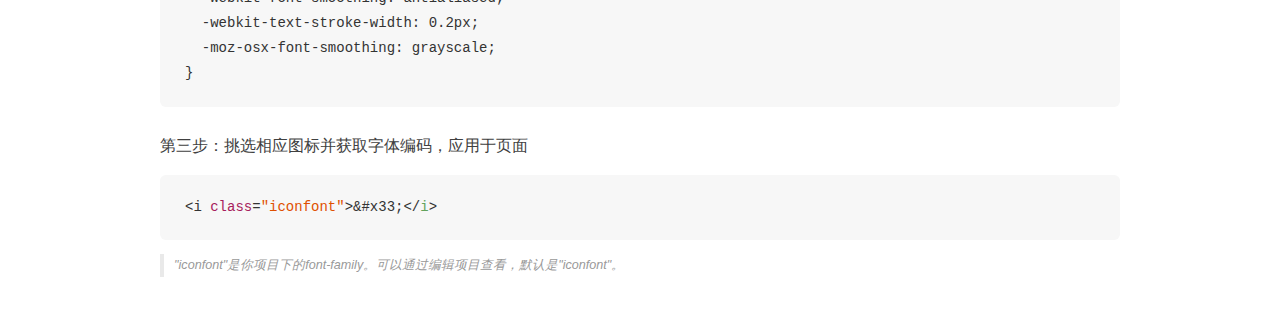
<file: sl/demo_unicode.html>
<!DOCTYPE html>
<html>
<head>
    <meta charset="utf-8"/>
    <title>IconFont</title>
    <link rel="stylesheet" href="demo.css">

    <style type="text/css">

        @font-face {font-family: "iconfont";
          src: url('iconfont.eot'); /* IE9*/
          src: url('iconfont.eot#iefix') format('embedded-opentype'), /* IE6-IE8 */
          url('iconfont.woff') format('woff'), /* chrome, firefox */
          url('iconfont.ttf') format('truetype'), /* chrome, firefox, opera, Safari, Android, iOS 4.2+*/
          url('iconfont.svg#iconfont') format('svg'); /* iOS 4.1- */
        }

        .iconfont {
          font-family:"iconfont" !important;
          font-size:16px;
          font-style:normal;
          -webkit-font-smoothing: antialiased;
          -webkit-text-stroke-width: 0.2px;
          -moz-osx-font-smoothing: grayscale;
        }

    </style>
</head>
<body>
    <div class="main markdown">
        <h1>IconFont 图标</h1>
        <ul class="icon_lists clear">
            
                <li>
                <i class="icon iconfont">&#xe602;</i>
                    <div class="name">购物车</div>
                    <div class="code">&amp;#xe602;</div>
                </li>
            
                <li>
                <i class="icon iconfont">&#xe699;</i>
                    <div class="name">Category</div>
                    <div class="code">&amp;#xe699;</div>
                </li>
            
                <li>
                <i class="icon iconfont">&#xe606;</i>
                    <div class="name">楼房</div>
                    <div class="code">&amp;#xe606;</div>
                </li>
            
                <li>
                <i class="icon iconfont">&#xe605;</i>
                    <div class="name">私聊</div>
                    <div class="code">&amp;#xe605;</div>
                </li>
            
                <li>
                <i class="icon iconfont">&#xe63f;</i>
                    <div class="name">购物车</div>
                    <div class="code">&amp;#xe63f;</div>
                </li>
            
                <li>
                <i class="icon iconfont">&#xe642;</i>
                    <div class="name">二维码</div>
                    <div class="code">&amp;#xe642;</div>
                </li>
            
                <li>
                <i class="icon iconfont">&#xe7e4;</i>
                    <div class="name">个人 用户 头像</div>
                    <div class="code">&amp;#xe7e4;</div>
                </li>
            
                <li>
                <i class="icon iconfont">&#xe63b;</i>
                    <div class="name">对话框</div>
                    <div class="code">&amp;#xe63b;</div>
                </li>
            
                <li>
                <i class="icon iconfont">&#xe6af;</i>
                    <div class="name">赫德阳欢迎登录</div>
                    <div class="code">&amp;#xe6af;</div>
                </li>
            
                <li>
                <i class="icon iconfont">&#xe604;</i>
                    <div class="name">发现</div>
                    <div class="code">&amp;#xe604;</div>
                </li>
            
                <li>
                <i class="icon iconfont">&#xe6a4;</i>
                    <div class="name">狼</div>
                    <div class="code">&amp;#xe6a4;</div>
                </li>
            
                <li>
                <i class="icon iconfont">&#xe6a5;</i>
                    <div class="name">猫头鹰</div>
                    <div class="code">&amp;#xe6a5;</div>
                </li>
            
                <li>
                <i class="icon iconfont">&#xe6a6;</i>
                    <div class="name">大象</div>
                    <div class="code">&amp;#xe6a6;</div>
                </li>
            
                <li>
                <i class="icon iconfont">&#xe6a7;</i>
                    <div class="name">狐狸</div>
                    <div class="code">&amp;#xe6a7;</div>
                </li>
            
                <li>
                <i class="icon iconfont">&#xe6a8;</i>
                    <div class="name">狐猴</div>
                    <div class="code">&amp;#xe6a8;</div>
                </li>
            
                <li>
                <i class="icon iconfont">&#xe6a9;</i>
                    <div class="name">考拉</div>
                    <div class="code">&amp;#xe6a9;</div>
                </li>
            
                <li>
                <i class="icon iconfont">&#xe6aa;</i>
                    <div class="name">狮子</div>
                    <div class="code">&amp;#xe6aa;</div>
                </li>
            
                <li>
                <i class="icon iconfont">&#xe6ab;</i>
                    <div class="name">熊猫</div>
                    <div class="code">&amp;#xe6ab;</div>
                </li>
            
                <li>
                <i class="icon iconfont">&#xe6ad;</i>
                    <div class="name">牛</div>
                    <div class="code">&amp;#xe6ad;</div>
                </li>
            
                <li>
                <i class="icon iconfont">&#xe6ae;</i>
                    <div class="name">斑马</div>
                    <div class="code">&amp;#xe6ae;</div>
                </li>
            
                <li>
                <i class="icon iconfont">&#xe603;</i>
                    <div class="name">通讯录</div>
                    <div class="code">&amp;#xe603;</div>
                </li>
            
                <li>
                <i class="icon iconfont">&#xe600;</i>
                    <div class="name">分享</div>
                    <div class="code">&amp;#xe600;</div>
                </li>
            
                <li>
                <i class="icon iconfont">&#xe601;</i>
                    <div class="name">购物车空</div>
                    <div class="code">&amp;#xe601;</div>
                </li>
            
        </ul>
        <h2 id="unicode-">unicode引用</h2>
        <hr>

        <p>unicode是字体在网页端最原始的应用方式，特点是：</p>
        <ul>
        <li>兼容性最好，支持ie6+，及所有现代浏览器。</li>
        <li>支持按字体的方式去动态调整图标大小，颜色等等。</li>
        <li>但是因为是字体，所以不支持多色。只能使用平台里单色的图标，就算项目里有多色图标也会自动去色。</li>
        </ul>
        <blockquote>
        <p>注意：新版iconfont支持多色图标，这些多色图标在unicode模式下将不能使用，如果有需求建议使用symbol的引用方式</p>
        </blockquote>
        <p>unicode使用步骤如下：</p>
        <h3 id="-font-face">第一步：拷贝项目下面生成的font-face</h3>
        <pre><code class="lang-js hljs javascript">@font-face {
  font-family: <span class="hljs-string">'iconfont'</span>;
  src: url(<span class="hljs-string">'iconfont.eot'</span>);
  src: url(<span class="hljs-string">'iconfont.eot?#iefix'</span>) format(<span class="hljs-string">'embedded-opentype'</span>),
  url(<span class="hljs-string">'iconfont.woff'</span>) format(<span class="hljs-string">'woff'</span>),
  url(<span class="hljs-string">'iconfont.ttf'</span>) format(<span class="hljs-string">'truetype'</span>),
  url(<span class="hljs-string">'iconfont.svg#iconfont'</span>) format(<span class="hljs-string">'svg'</span>);
}
</code></pre>
        <h3 id="-iconfont-">第二步：定义使用iconfont的样式</h3>
        <pre><code class="lang-js hljs javascript">.iconfont{
  font-family:<span class="hljs-string">"iconfont"</span> !important;
  font-size:<span class="hljs-number">16</span>px;font-style:normal;
  -webkit-font-smoothing: antialiased;
  -webkit-text-stroke-width: <span class="hljs-number">0.2</span>px;
  -moz-osx-font-smoothing: grayscale;
}
</code></pre>
        <h3 id="-">第三步：挑选相应图标并获取字体编码，应用于页面</h3>
        <pre><code class="lang-js hljs javascript">&lt;i <span class="hljs-class"><span class="hljs-keyword">class</span></span>=<span class="hljs-string">"iconfont"</span>&gt;&amp;#x33;<span class="xml"><span class="hljs-tag">&lt;/<span class="hljs-name">i</span>&gt;</span></span></code></pre>

        <blockquote>
        <p>"iconfont"是你项目下的font-family。可以通过编辑项目查看，默认是"iconfont"。</p>
        </blockquote>
    </div>


</body>
</html>
</file>
<file: style/index.css>
* {
  padding: 0;
  margin: 0; }

html, body {
  height: 100%;
  background: #f6f6f6; }

.header {
  widht: 100%;
  background: white;
  margin-bottom: 0.5rem; }
  .header .ssk {
    width: 100%;
    height: 2rem; }
  .header .dhk {
    width: 1.6rem;
    height: 1.5rem;
    float: left;
    margin: 0.25rem 0.5rem 0.25rem 0.5rem; }
    .header .dhk img {
      width: 100%;
      height: 100%; }
  .header .lbwx {
    width: 10.75rem;
    border: 0.05rem solid #eee;
    float: left;
    height: 1.35rem;
    position: relative;
    background: #eee;
    margin-top: 0.25rem; }
    .header .lbwx .tp {
      width: 0.75rem;
      height: 0.75rem;
      float: left;
      margin-left: 0.5rem; }
      .header .lbwx .tp img {
        width: 100%;
        height: 100%; }
    .header .lbwx input {
      position: absolute;
      background: #eee;
      right: 0;
      bottom: 0;
      float: right;
      height: 1.2rem;
      width: 9.25rem;
      border: none;
      outline: none; }
  .header .gwc {
    width: 1.1rem;
    height: 1.05rem;
    float: right;
    margin-top: 0.4rem;
    margin-right: 0.75rem; }
    .header .gwc img {
      width: 100%;
      height: 100%; }
  .header .dtu {
    width: 100%;
    height: 100%; }
    .header .dtu img {
      width: 100%;
      height: 100%; }
  .header .dsk {
    width: 100%; }
    .header .dsk .dyk {
      width: 30%;
      float: left;
      color: #ff9954;
      font-size: 0.6rem;
      text-align: center;
      margin-left: 0.35rem; }
  .header .dpp {
    clear: both;
    width: 100%; }
    .header .dpp .dpa, .header .dpp .dpa1 {
      display: inline-block;
      width: 30%;
      margin-left: 0.25rem;
      border-right: 0.05rem solid #ccc; }
      .header .dpp .dpa span, .header .dpp .dpa1 span {
        display: block;
        font-size: 0.6rem;
        white-space: nowrap;
        overflow: hidden;
        text-overflow: ellipsis;
        text-align: center; }
      .header .dpp .dpa img, .header .dpp .dpa1 img {
        width: 100%;
        height: 100%; }
    .header .dpp .dpa1 {
      border: none; }

.center {
  width: 100%;
  background: white;
  overflow: hidden;
  margin-bottom: 0.5rem; }
  .center .center1 {
    width: 90%;
    margin: 0 auto; }
    .center .center1 .ziti span {
      font-size: 0.7rem;
      float: left;
      margin-right: 0.5rem;
      margin-top: 0.25rem; }
    .center .center1 .ziti span:nth-child(2) {
      display: block;
      width: 0.15rem;
      height: 0.15rem;
      background: black;
      margin-top: 0.75rem; }
    .center .center1 #djs {
      color: #ccc; }
      .center .center1 #djs #sp1, .center .center1 #djs #sp2, .center .center1 #djs #sp3 {
        font-size: 0.7rem;
        color: white;
        float: left;
        margin-right: 0.5rem;
        margin-top: 0.25rem;
        background: black;
        border-radius: 0.25rem;
        width: 1.1rem;
        height: 1rem;
        text-align: center;
        line-height: 1rem; }
      .center .center1 #djs .spp1 {
        float: left;
        margin-left: -0.4rem; }
    .center .center1 .mode {
      float: right;
      width: 2.1rem;
      height: 0.5rem; }
      .center .center1 .mode img {
        width: 100%;
        height: 100%; }
  .center .tpia {
    width: 100%;
    overflow: hidden; }
    .center .tpia .tppp {
      margin-left: 0.5rem;
      margin-top: 0.5rem;
      margin-bottom: 0.5rem;
      width: 30%;
      float: left; }
      .center .tpia .tppp .image {
        width: 70%;
        margin: 0 auto; }
        .center .tpia .tppp .image img {
          width: 100%;
          height: 100%; }
      .center .tpia .tppp .zyi {
        width: 100%; }
        .center .tpia .tppp .zyi span {
          display: block;
          font-size: 0.7rem;
          color: #666;
          white-space: nowrap;
          overflow: hidden;
          text-overflow: ellipsis; }
      .center .tpia .tppp .zyi1 {
        width: 100%; }
        .center .tpia .tppp .zyi1 span:nth-child(1) {
          font-size: 0.55rem;
          color: #ff3362;
          float: left; }
        .center .tpia .tppp .zyi1 span:nth-child(2) {
          font-size: 0.55rem;
          color: #666;
          text-decoration: line-through;
          float: left; }

.header1, .xjxk {
  clear: both;
  width: 100%;
  background: white; }
  .header1 .tut, .xjxk .tut {
    width: 6.5rem;
    position: relative;
    margin: 0 auto; }
    .header1 .tut img, .xjxk .tut img {
      width: 100%; }
    .header1 .tut .zxrm, .xjxk .tut .zxrm {
      display: block;
      font-size: 0.6rem;
      position: absolute;
      top: 0.4rem;
      left: 2.1rem; }
  .header1 .tut1, .xjxk .tut1 {
    clear: both;
    width: 90%;
    margin: 0 auto;
    margin-top: 1rem; }
    .header1 .tut1 .xtt, .xjxk .tut1 .xtt {
      width: 20%;
      display: inline-block;
      margin-right: 0.45rem;
      margin-bottom: 0.5rem; }
      .header1 .tut1 .xtt .xtt1, .xjxk .tut1 .xtt .xtt1 {
        width: 100%;
        position: relative; }
        .header1 .tut1 .xtt .xtt1 img, .xjxk .tut1 .xtt .xtt1 img {
          width: 100%;
          border-radius: 50%; }
        .header1 .tut1 .xtt .xtt1 .NEW, .xjxk .tut1 .xtt .xtt1 .NEW {
          width: 1.5rem;
          height: 0.75rem;
          position: absolute;
          right: 0;
          top: 0;
          background: #f287ac;
          border-radius: 0.5rem;
          font-size: 0.3rem;
          color: white;
          text-align: center;
          line-height: 0.75rem; }
      .header1 .tut1 .xtt span, .xjxk .tut1 .xtt span {
        width: 100%;
        display: block;
        font-size: 0.7rem;
        color: #333;
        text-align: center; }

.xjxk {
  background: none;
  margin-top: 1.9rem;
  margin-bottom: 1.9rem; }

.cbd {
  width: 100%; }
  .cbd .xiamian {
    width: 100%; }
    .cbd .xiamian .zjk {
      width: 90%;
      margin: 1rem auto;
      overflow: hidden; }
      .cbd .xiamian .zjk .qba {
        width: 50%;
        height: 100%;
        float: left;
        background: white;
        margin-right: 0.75rem; }
        .cbd .xiamian .zjk .qba .xiamian1 {
          width: 100%;
          height: 100%; }
          .cbd .xiamian .zjk .qba .xiamian1 .tiy {
            width: 100%;
            height: 100%; }
        .cbd .xiamian .zjk .qba .xiamian2 {
          position: relative;
          width: 100%;
          height: 100%; }
          .cbd .xiamian .zjk .qba .xiamian2 .xin {
            width: 90%;
            margin: 0 auto; }
            .cbd .xiamian .zjk .qba .xiamian2 .xin .xin1 {
              width: 100%; }
              .cbd .xiamian .zjk .qba .xiamian2 .xin .xin1 .xinkuana, .cbd .xiamian .zjk .qba .xiamian2 .xin .xin1 .xinkuana11 {
                font-size: 0.55rem;
                color: #5e5e5e;
                background: #eff3f6; }
            .cbd .xiamian .zjk .qba .xiamian2 .xin .xinkuana1 {
              font-size: 0.65rem;
              color: #5e5e5e;
              font-weight: bold; }
            .cbd .xiamian .zjk .qba .xiamian2 .xin .xinkuana2 {
              position: absolute;
              right: 0.25rem;
              bottom: 0.2rem;
              width: 0.6rem;
              height: 0.6rem; }
            .cbd .xiamian .zjk .qba .xiamian2 .xin .xinkuana3 {
              font-size: 0.55rem;
              color: #5e5e5e;
              position: absolute;
              right: 1rem;
              bottom: 0.1rem; }
      .cbd .xiamian .zjk .qba1 {
        width: 50%;
        height: 100%;
        float: left;
        background: white;
        margin-right: -0.75rem; }
        .cbd .xiamian .zjk .qba1 .xiamian1 {
          width: 100%;
          height: 100%; }
          .cbd .xiamian .zjk .qba1 .xiamian1 .tiy {
            width: 100%;
            height: 100%; }
        .cbd .xiamian .zjk .qba1 .xiamian2 {
          position: relative;
          width: 100%;
          height: 100%; }
          .cbd .xiamian .zjk .qba1 .xiamian2 .xin {
            width: 90%;
            margin: 0 auto; }
            .cbd .xiamian .zjk .qba1 .xiamian2 .xin .xin1 {
              width: 100%; }
              .cbd .xiamian .zjk .qba1 .xiamian2 .xin .xin1 .xinkuana, .cbd .xiamian .zjk .qba1 .xiamian2 .xin .xin1 .xinkuana11 {
                font-size: 0.55rem;
                color: #5e5e5e;
                background: #eff3f6; }
              .cbd .xiamian .zjk .qba1 .xiamian2 .xin .xin1 .xinkuana112 {
                font-size: 0.55rem;
                color: white;
                background: #ff743c; }
            .cbd .xiamian .zjk .qba1 .xiamian2 .xin .xinkuana1 {
              font-size: 0.65rem;
              color: #5e5e5e;
              font-weight: bold; }
            .cbd .xiamian .zjk .qba1 .xiamian2 .xin .xinkuana2 {
              position: absolute;
              right: 1rem;
              bottom: 0.2rem;
              width: 0.6rem;
              height: 0.6rem; }
            .cbd .xiamian .zjk .qba1 .xiamian2 .xin .xinkuana3 {
              font-size: 0.55rem;
              color: #5e5e5e;
              position: absolute;
              right: 1.75rem;
              bottom: 0.1rem; }

.end {
  position: fixed;
  right: 0;
  bottom: 0;
  width: 100%;
  height: 2.75rem;
  background: white;
  border: 0.05rem solid #ccc; }
  .end .sy {
    width: 25%;
    height: 100%;
    margin-top: 0.2rem;
    float: left; }
    .end .sy img {
      width: 1.1rem;
      heihgt: 1.1rem;
      margin-left: 1.4rem;
      text-align: center; }
    .end .sy a {
      text-decoration: none; }
      .end .sy a span {
        font-size: 0.7rem;
        color: #ff5777;
        text-align: center;
        display: block; }
  .end .fl, .end .gwcc, .end .wd {
    width: 25%;
    height: 100%;
    margin-top: 0.2rem;
    float: left; }
    .end .fl img, .end .gwcc img, .end .wd img {
      width: 1.1rem;
      heihgt: 1.1rem;
      margin-left: 1.4rem;
      text-align: center; }
    .end .fl a, .end .gwcc a, .end .wd a {
      text-decoration: none; }
      .end .fl a span, .end .gwcc a span, .end .wd a span {
        font-size: 0.7rem;
        color: #666;
        text-align: center;
        display: block;
        margin-bottom: 0.25rem; }

.dsa {
  width: 100%;
  overflow: hidden;
  background: white;
  margin-bottom: 0.5rem; }
  .dsa .ds1 {
    width: 100%;
    margin-left: 0.5rem;
    color: #333;
    font-size: 0.7rem;
    padding: 0.5rem; }
  .dsa .ds2 {
    width: 100%;
    height: 10rem;
    border-top: 0.05rem solid #ccc;
    border-bottom: 0.05rem solid #ccc; }
    .dsa .ds2 .dss1 {
      width: 50%;
      height: 100%;
      float: left; }
      .dsa .ds2 .dss1 .dss1son {
        font-size: 0.7rem;
        color: #333;
        display: block;
        text-align: center;
        padding-top: 1.15rem; }
      .dsa .ds2 .dss1 .dss1son2 {
        display: block;
        font-size: 0.7rem;
        color: #ff5f7e;
        text-align: center; }
      .dsa .ds2 .dss1 .image1 {
        display: block;
        width: 6.95rem;
        height: 6.95rem;
        margin: 0 auto; }
    .dsa .ds2 .dss2 {
      width: 49%;
      height: 100%;
      float: right;
      border-left: 0.05rem solid #ccc; }
      .dsa .ds2 .dss2 .dss3, .dsa .ds2 .dss2 .dss4 {
        width: 100%;
        height: 50%;
        border-bottom: 0.05rem solid #ccc;
        position: relative; }
        .dsa .ds2 .dss2 .dss3 .dss3son, .dsa .ds2 .dss2 .dss4 .dss3son {
          font-size: 0.7rem;
          color: #333;
          display: block;
          padding-top: 1.15rem;
          padding-left: 0.5rem; }
        .dsa .ds2 .dss2 .dss3 .dss3son1, .dsa .ds2 .dss2 .dss4 .dss3son1 {
          display: block;
          font-size: 0.7rem;
          color: #ff5f7e;
          padding-left: 0.6rem; }
        .dsa .ds2 .dss2 .dss3 .ggx, .dsa .ds2 .dss2 .dss4 .ggx {
          float: right;
          width: 3rem;
          height: 4.5rem;
          position: absolute;
          right: 0;
          bottom: 0.05rem; }
      .dsa .ds2 .dss2 .dss4 {
        border: none; }

.ddd {
  width: 100%; }
  .ddd .ddd1, .ddd .ddd2 {
    width: 30%;
    border-right: 0.05rem solid #ccc;
    float: left;
    padding: 0.25rem; }
    .ddd .ddd1 .ddd1son, .ddd .ddd2 .ddd1son {
      padding-top: 1rem;
      font-size: 0.6rem;
      color: #333;
      display: block;
      text-align: center; }
    .ddd .ddd1 .ddd1son1, .ddd .ddd2 .ddd1son1 {
      font-size: 0.6rem;
      color: #ff5f7e;
      display: block;
      text-align: center; }
    .ddd .ddd1 .ggx1, .ddd .ddd2 .ggx1 {
      display: block;
      width: 5rem;
      height: 4.5rem;
      margin: 0 auto; }
  .ddd .ddd2 {
    border: none;
    padding: none; }

/*# sourceMappingURL=index.css.map */
</file>
<file: style/list.css>
* {
  padding: 0;
  margin: 0; }

html, body {
  height: 100%;
  background: #f6f6f6; }

.header, .zj, .xjxk {
  width: 100%;
  background: white; }
  .header .tut, .zj .tut, .xjxk .tut {
    width: 6.5rem;
    position: relative;
    margin: 0 auto; }
    .header .tut img, .zj .tut img, .xjxk .tut img {
      width: 100%; }
    .header .tut .zxrm, .zj .tut .zxrm, .xjxk .tut .zxrm {
      display: block;
      font-size: 0.6rem;
      position: absolute;
      top: 0.4rem;
      left: 2.1rem; }
  .header .tut1, .zj .tut1, .xjxk .tut1 {
    clear: both;
    width: 90%;
    margin: 0 auto;
    margin-top: 1rem; }
    .header .tut1 .xtt, .zj .tut1 .xtt, .xjxk .tut1 .xtt {
      width: 20%;
      display: inline-block;
      margin-right: 0.45rem;
      margin-bottom: 0.5rem; }
      .header .tut1 .xtt .xtt1, .zj .tut1 .xtt .xtt1, .xjxk .tut1 .xtt .xtt1 {
        width: 100%;
        position: relative; }
        .header .tut1 .xtt .xtt1 img, .zj .tut1 .xtt .xtt1 img, .xjxk .tut1 .xtt .xtt1 img {
          width: 100%;
          border-radius: 50%; }
        .header .tut1 .xtt .xtt1 .NEW, .zj .tut1 .xtt .xtt1 .NEW, .xjxk .tut1 .xtt .xtt1 .NEW {
          width: 1.5rem;
          height: 0.75rem;
          position: absolute;
          right: 0;
          top: 0;
          background: #f287ac;
          text-align: center;
          line-height: 0.75rem;
          border-radius: 0.5rem;
          font-size: 0.3rem;
          color: white; }
      .header .tut1 .xtt span, .zj .tut1 .xtt span, .xjxk .tut1 .xtt span {
        width: 100%;
        display: block;
        font-size: 0.7rem;
        color: #333;
        text-align: center; }

.zj {
  margin-top: 0.5rem; }

.xjxk {
  background: none;
  margin-top: 1.9rem;
  margin-bottom: 1.9rem; }

.catiao {
  width: 100%;
  height: 1.55rem;
  background: #ff0077; }
  .catiao .jx, .catiao .xkb, .catiao .sjb, .catiao .stb, .catiao .djb {
    width: 20%;
    color: white;
    font-size: 0.65rem;
    height: 1.55rem;
    text-align: center;
    line-height: 1.55rem;
    float: left; }

.xianna {
  width: 100%;
  height: 0.05rem;
  border-bottom: 0.1rem solid #ccc;
  margin-top: 0.5rem;
  margin-bottom: 0; }

.cbd {
  width: 100%; }
  .cbd .xiamian {
    width: 100%; }
    .cbd .xiamian .zjk {
      width: 90%;
      margin: 1rem auto;
      overflow: hidden; }
      .cbd .xiamian .zjk .qba {
        width: 50%;
        height: 100%;
        float: left;
        background: white;
        margin-right: 0.75rem; }
        .cbd .xiamian .zjk .qba .xiamian1 {
          width: 100%;
          height: 100%; }
          .cbd .xiamian .zjk .qba .xiamian1 .tiy {
            width: 100%;
            height: 100%; }
        .cbd .xiamian .zjk .qba .xiamian2 {
          position: relative;
          width: 100%;
          height: 100%; }
          .cbd .xiamian .zjk .qba .xiamian2 .xin {
            width: 90%;
            margin: 0 auto; }
            .cbd .xiamian .zjk .qba .xiamian2 .xin .xin1 {
              width: 100%; }
              .cbd .xiamian .zjk .qba .xiamian2 .xin .xin1 .xinkuana, .cbd .xiamian .zjk .qba .xiamian2 .xin .xin1 .xinkuana11 {
                font-size: 0.55rem;
                color: #5e5e5e;
                background: #eff3f6; }
            .cbd .xiamian .zjk .qba .xiamian2 .xin .xinkuana1 {
              font-size: 0.65rem;
              color: #5e5e5e;
              font-weight: bold; }
            .cbd .xiamian .zjk .qba .xiamian2 .xin .xinkuana2 {
              position: absolute;
              right: 0.25rem;
              bottom: 0.2rem;
              width: 0.6rem;
              height: 0.6rem; }
            .cbd .xiamian .zjk .qba .xiamian2 .xin .xinkuana3 {
              font-size: 0.55rem;
              color: #5e5e5e;
              position: absolute;
              right: 1rem;
              bottom: 0.1rem; }
      .cbd .xiamian .zjk .qba1 {
        width: 50%;
        height: 100%;
        float: left;
        background: white;
        margin-right: -0.75rem; }
        .cbd .xiamian .zjk .qba1 .xiamian1 {
          width: 100%;
          height: 100%; }
          .cbd .xiamian .zjk .qba1 .xiamian1 .tiy {
            width: 100%;
            height: 100%; }
        .cbd .xiamian .zjk .qba1 .xiamian2 {
          position: relative;
          width: 100%;
          height: 100%; }
          .cbd .xiamian .zjk .qba1 .xiamian2 .xin {
            width: 90%;
            margin: 0 auto; }
            .cbd .xiamian .zjk .qba1 .xiamian2 .xin .xin1 {
              width: 100%; }
              .cbd .xiamian .zjk .qba1 .xiamian2 .xin .xin1 .xinkuana, .cbd .xiamian .zjk .qba1 .xiamian2 .xin .xin1 .xinkuana11 {
                font-size: 0.55rem;
                color: #5e5e5e;
                background: #eff3f6; }
              .cbd .xiamian .zjk .qba1 .xiamian2 .xin .xin1 .xinkuana112 {
                font-size: 0.55rem;
                color: white;
                background: #ff743c; }
            .cbd .xiamian .zjk .qba1 .xiamian2 .xin .xinkuana1 {
              font-size: 0.65rem;
              color: #5e5e5e;
              font-weight: bold; }
            .cbd .xiamian .zjk .qba1 .xiamian2 .xin .xinkuana2 {
              position: absolute;
              right: 1rem;
              bottom: 0.2rem;
              width: 0.6rem;
              height: 0.6rem; }
            .cbd .xiamian .zjk .qba1 .xiamian2 .xin .xinkuana3 {
              font-size: 0.55rem;
              color: #5e5e5e;
              position: absolute;
              right: 1.75rem;
              bottom: 0.1rem; }

/*# sourceMappingURL=list.css.map */
</file>
<file: style/login.css>
*{padding:0;margin:0}html,body{height:100%}.header{width:100%;height:2rem;border-bottom:0.05rem solid #c9c7c8;box-sizing:border-box;background:#fafafa;position:relative}.header img{width:0.7rem;height:0.7rem;float:left;margin-left:0.8rem;margin-top:0.7rem}.header .span1{display:block;font-size:0.7rem;color:#5e5e5e;font-weight:bold;text-align:center;line-height:2rem;padding-right:1.75rem}.header .span2{display:block;float:right;position:absolute;right:0;top:0.5rem;font-size:0.75rem}.center,.center1{width:100%;height:4.9rem;margin-top:42px}.center p,.center1 p{font-size:0.85rem;color:#666;text-align:center;line-height:2.8rem}.center input,.center1 input{width:90%;font-size:1rem;border:none;outline:none;text-align:center;color:#333;margin-left:0.6rem;border-bottom:0.05rem solid #ededed}.center input::-webkit-input-placeholder,.center1 input::-webkit-input-placeholder{color:#ededed}.center1{margin-top:0.25rem}.denglu{width:90%;height:2.1rem;background:#ff1877;font-size:0.65rem;text-align:center;line-height:2.1rem;color:#fff;margin:0 auto;border-radius:5px}.mmzc{width:90%;height:0.75rem;margin:0.8rem auto}.mmzc a:nth-child(1){float:left;font-size:0.6rem;text-decoration:none;color:#999}.mmzc a:nth-child(2){float:right;text-decoration:none;color:#ff5777;font-size:0.6rem}.or{width:100%;margin-top:1.15rem}.or .xian,.or .xian1{display:block;width:6.6rem;border-bottom:0.05rem solid #f1f1f1;display:inline-block;margin-left:0.8rem}.or .or1{color:#f1f1f1;font-size:0.5rem}.end,.end img{width:4.55rem;height:4.45rem;margin:0.5rem auto}
</file>
<file: style/register.css>
*{padding:0;margin:0}html,body{height:100%}.header{width:100%;height:2rem;border:0.05rem solid #c9c7c8;box-sizing:border-box;background:#fafafa;position:relative}.header img{width:0.7rem;height:0.7rem;float:left;margin-left:0.8rem;margin-top:0.7rem}.header .span1{display:block;font-size:0.9rem;color:#5e5e5e;font-weight:bold;text-align:center;padding-right:0.75rem;line-height:2rem}.degg{width:90%;height:4.55rem;margin:0 auto}.degg p{margin-left:5.5rem;padding-top:1.4rem;color:#9999a5}.degg span:nth-child(2){margin-left:5.25rem;font-size:1.05rem}.degg span:nth-child(3){color:#9999a5;font-size:0.9rem}.degg span{display:block;padding-top:1.4rem;text-align:center;display:inline-block}.degg img{width:0.55rem;height:1rem;float:right;padding-top:1.5rem}.center,.center1{width:100%;height:4.9rem;margin-top:2.1rem}.center p,.center1 p{font-size:0.65rem;color:#666;text-align:center;line-height:2.8rem}.center input,.center1 input{width:90%;font-size:1.1rem;border:none;outline:none;text-align:center;color:#333;margin-left:0.8rem;border-bottom:0.05rem solid #ededed}.center input::-webkit-input-placeholder,.center1 input::-webkit-input-placeholder{color:#ededed}.center1{margin-top:-0.25rem}.center1 input{width:7.25rem;text-algin:center;padding-left:2.75rem}.center1 span{font-size:0.75rem;color:#ff68a3;margin-right:0.75rem}#zc{width:90%;margin:0 auto;width:100%;height:2.1rem;background:#ff1877;font-size:0.65rem;text-align:center;line-height:2.1rem;color:#fff;border-radius:0.25rem}.mmzc{width:90%;height:0.75rem;margin:0.8rem auto}.mmzc a:nth-child(1){float:left;font-size:0.6rem;color:#ff5777;text-decoration:none}.mmzc a:nth-child(2){float:right;text-decoration:none;color:#ff5777;font-size:0.6rem}.or{width:100%;margin-top:1.15rem}.or .xian,.or .xian1{display:block;width:6.6rem;border-bottom:0.05rem solid #f1f1f1;display:inline-block;margin-left:0.8rem}.or .or1{color:#f1f1f1;font-size:0.5rem}.end,.end img{width:4.55rem;height:4.45rem;margin:0.5rem auto}
</file>
<file: style/shopping.css>
* {
  padding: 0;
  margin: 0; }

html, body {
  height: 100%;
  background: #f6f6f6; }

.header {
  width: 100%;
  height: 2rem;
  border: 0.05rem solid #c9c7c8;
  box-sizing: border-box;
  background: #fafafa;
  z-index: 100;
  position: fixed;
  left: 0;
  top: 0; }
  .header img {
    width: 0.7rem;
    height: 0.7rem;
    float: left;
    margin-left: 0.8rem;
    margin-top: 0.7rem; }
  .header .span1 {
    display: block;
    font-size: 0.7rem;
    color: #5e5e5e;
    text-align: center;
    line-height: 2rem;
    padding-right: 1.75rem; }
  .header .span2 {
    color: #5e5e5e;
    display: block;
    position: absolute;
    right: 2.25rem;
    top: 0.5rem;
    font-size: 0.75rem; }
  .header .dhk {
    width: 1.5rem;
    height: 1.1rem;
    position: absolute;
    right: 0.5em;
    top: -0.25rem; }

.center {
  width: 100%;
  height: 100%;
  display: flex;
  margin-top: 2.65rem;
  box-sizing: border-box;
  flex-direction: column;
  flex: 1; }
  .center .center1 {
    background: white;
    height: 1.7rem;
    border: 0.05rem solid #c9c7c8; }
    .center .center1 span:nth-child(1) {
      display: block;
      width: 0.95rem;
      height: 0.95rem;
      border: 0.05rem solid #ccc;
      border-radius: 50%;
      float: left;
      margin-left: 0.75rem;
      margin-top: 0.35rem;
      margin-bottom: 0.4rem; }
    .center .center1 span:nth-child(2), .center .center1 .end span:nth-child(3), .end .center .center1 span:nth-child(3), .center .center1 .end .qjs, .end .center .center1 .qjs {
      color: #5e5e5e;
      font-size: 0.6rem;
      float: left;
      margin-left: 0.4rem;
      margin-top: 0.4rem; }
    .center .center1 span:nth-child(3) {
      color: #5e5e5e;
      font-size: 0.6rem;
      margin-top: 0.4rem;
      float: right; }
  .center .center2 {
    background: white;
    height: 5.45rem;
    border-bottom: 0.05rem solid #c9c7c8;
    border-left: 0.05rem solid #c9c7c8;
    border-right: 0.05rem solid #c9c7c8;
    margin-bottom: 0.75rem;
    position: relative; }
    .center .center2 .yq {
      display: block;
      width: 0.95rem;
      height: 0.95rem;
      border: 0.05rem solid #ccc;
      border-radius: 50%;
      float: left;
      margin-left: 0.65rem;
      margin-top: 1.75rem; }
    .center .center2 .ns {
      width: 2.8rem;
      height: 4.1rem;
      float: left;
      margin-left: 0.75rem;
      margin-top: 0.65rem;
      margin-bottom: 0.65rem; }
    .center .center2 .hhh {
      display: block;
      float: left;
      color: #5e5e5e;
      width: 10rem;
      font-size: 0.6rem;
      font-weight: bold;
      margin-left: 0.5rem;
      margin-top: 0.65rem; }
    .center .center2 .ys {
      color: #999;
      font-size: 0.55rem;
      float: left;
      margin-left: 0.5rem; }
    .center .center2 .sgb {
      float: left;
      margin-left: 0.5rem;
      margin-top: 0.65rem; }
      .center .center2 .sgb .yqj {
        color: #333;
        font-size: 0.55rem; }
      .center .center2 .sgb .ebw {
        color: #999;
        font-size: 0.55rem;
        text-decoration: line-through; }
      .center .center2 .sgb .cy {
        color: #999;
        font-size: 0.55rem;
        margin-left: 3.5rem; }

.end {
  height: 2.1rem;
  width: 100%;
  border: 0.05rem solid #c9c7c8;
  background: white;
  position: fixed;
  left: 0;
  bottom: 0;
  box-sizing: border-box; }
  .end span:nth-child(1) {
    display: block;
    width: 0.95rem;
    height: 0.95rem;
    border: 0.05rem solid #ccc;
    border-radius: 50%;
    float: left;
    margin-left: 0.8rem;
    margin-top: 0.4rem; }
  .end span:nth-child(2), .end span:nth-child(3), .end .qjs {
    color: #5e5e5e;
    font-size: 0.6rem;
    float: left;
    margin-left: 0.6rem;
    margin-top: 0.5rem; }
  .end span:nth-child(3) {
    color: #ee4566; }
  .end .qjs {
    background: #ff5777;
    font-size: 0.75rem;
    color: white;
    width: 4.25rem;
    height: 1.45rem;
    border-radius: 0.25rem;
    text-align: center;
    line-height: 1.45rem;
    float: right;
    margin-right: 1rem;
    margin-top: 0.25rem; }

/*# sourceMappingURL=shopping.css.map */
</file>
<file: sc/iconfont.css>
@font-face {font-family: "iconfont";
  src: url('iconfont.eot?t=1501062993997'); /* IE9*/
  src: url('iconfont.eot?t=1501062993997#iefix') format('embedded-opentype'), /* IE6-IE8 */
  url('iconfont.woff?t=1501062993997') format('woff'), /* chrome, firefox */
  url('iconfont.ttf?t=1501062993997') format('truetype'), /* chrome, firefox, opera, Safari, Android, iOS 4.2+*/
  url('iconfont.svg?t=1501062993997#iconfont') format('svg'); /* iOS 4.1- */
}

.iconfont {
  font-family:"iconfont" !important;
  font-size:16px;
  font-style:normal;
  -webkit-font-smoothing: antialiased;
  -moz-osx-font-smoothing: grayscale;
}

.icon-gouwuche:before { content: "\e602"; }

.icon-category:before { content: "\e699"; }

.icon-9:before { content: "\e606"; }

.icon-siliao:before { content: "\e605"; }

.icon-gouwuche1:before { content: "\e63f"; }

.icon-erweima:before { content: "\e642"; }

.icon-gerenyonghutouxiang:before { content: "\e7e4"; }

.icon-duihuakuang:before { content: "\e63b"; }

.icon-hedeyanghuanyingdenglu:before { content: "\e6af"; }

.icon-faxian:before { content: "\e604"; }

.icon-lang:before { content: "\e6a4"; }

.icon-maotouying:before { content: "\e6a5"; }

.icon-daxiang:before { content: "\e6a6"; }

.icon-huli:before { content: "\e6a7"; }

.icon-huhou:before { content: "\e6a8"; }

.icon-kaola:before { content: "\e6a9"; }

.icon-shizi:before { content: "\e6aa"; }

.icon-xiongmao:before { content: "\e6ab"; }

.icon-niu:before { content: "\e6ad"; }

.icon-banma:before { content: "\e6ae"; }

.icon-tongxunlu:before { content: "\e603"; }

.icon-fenxiang:before { content: "\e600"; }

.icon-gouwuchekong:before { content: "\e601"; }

.icon-shoucang1:before { content: "\e622"; }
</file>
<file: sl/iconfont.css>
@font-face {font-family: "iconfont";
  src: url('iconfont.eot?t=1501062898067'); /* IE9*/
  src: url('iconfont.eot?t=1501062898067#iefix') format('embedded-opentype'), /* IE6-IE8 */
  url('iconfont.woff?t=1501062898067') format('woff'), /* chrome, firefox */
  url('iconfont.ttf?t=1501062898067') format('truetype'), /* chrome, firefox, opera, Safari, Android, iOS 4.2+*/
  url('iconfont.svg?t=1501062898067#iconfont') format('svg'); /* iOS 4.1- */
}

.iconfont {
  font-family:"iconfont" !important;
  font-size:16px;
  font-style:normal;
  -webkit-font-smoothing: antialiased;
  -moz-osx-font-smoothing: grayscale;
}

.icon-gouwuche:before { content: "\e602"; }

.icon-category:before { content: "\e699"; }

.icon-9:before { content: "\e606"; }

.icon-siliao:before { content: "\e605"; }

.icon-gouwuche1:before { content: "\e63f"; }

.icon-erweima:before { content: "\e642"; }

.icon-gerenyonghutouxiang:before { content: "\e7e4"; }

.icon-duihuakuang:before { content: "\e63b"; }

.icon-hedeyanghuanyingdenglu:before { content: "\e6af"; }

.icon-faxian:before { content: "\e604"; }

.icon-lang:before { content: "\e6a4"; }

.icon-maotouying:before { content: "\e6a5"; }

.icon-daxiang:before { content: "\e6a6"; }

.icon-huli:before { content: "\e6a7"; }

.icon-huhou:before { content: "\e6a8"; }

.icon-kaola:before { content: "\e6a9"; }

.icon-shizi:before { content: "\e6aa"; }

.icon-xiongmao:before { content: "\e6ab"; }

.icon-niu:before { content: "\e6ad"; }

.icon-banma:before { content: "\e6ae"; }

.icon-tongxunlu:before { content: "\e603"; }

.icon-fenxiang:before { content: "\e600"; }

.icon-gouwuchekong:before { content: "\e601"; }
</file>
<file: sc/demo.css>
*{margin: 0;padding: 0;list-style: none;}
/*
KISSY CSS Reset
理念：1. reset 的目的不是清除浏览器的默认样式，这仅是部分工作。清除和重置是紧密不可分的。
2. reset 的目的不是让默认样式在所有浏览器下一致，而是减少默认样式有可能带来的问题。
3. reset 期望提供一套普适通用的基础样式。但没有银弹，推荐根据具体需求，裁剪和修改后再使用。
特色：1. 适应中文；2. 基于最新主流浏览器。
维护：玉伯<lifesinger@gmail.com>, 正淳<ragecarrier@gmail.com>
 */

/** 清除内外边距 **/
body, h1, h2, h3, h4, h5, h6, hr, p, blockquote, /* structural elements 结构元素 */
dl, dt, dd, ul, ol, li, /* list elements 列表元素 */
pre, /* text formatting elements 文本格式元素 */
form, fieldset, legend, button, input, textarea, /* form elements 表单元素 */
th, td /* table elements 表格元素 */ {
  margin: 0;
  padding: 0;
}

/** 设置默认字体 **/
body,
button, input, select, textarea /* for ie */ {
  font: 12px/1.5 tahoma, arial, \5b8b\4f53, sans-serif;
}
h1, h2, h3, h4, h5, h6 { font-size: 100%; }
address, cite, dfn, em, var { font-style: normal; } /* 将斜体扶正 */
code, kbd, pre, samp { font-family: courier new, courier, monospace; } /* 统一等宽字体 */
small { font-size: 12px; } /* 小于 12px 的中文很难阅读，让 small 正常化 */

/** 重置列表元素 **/
ul, ol { list-style: none; }

/** 重置文本格式元素 **/
a { text-decoration: none; }
a:hover { text-decoration: underline; }


/** 重置表单元素 **/
legend { color: #000; } /* for ie6 */
fieldset, img { border: 0; } /* img 搭车：让链接里的 img 无边框 */
button, input, select, textarea { font-size: 100%; } /* 使得表单元素在 ie 下能继承字体大小 */
/* 注：optgroup 无法扶正 */

/** 重置表格元素 **/
table { border-collapse: collapse; border-spacing: 0; }

/* 清除浮动 */
.ks-clear:after, .clear:after {
  content: '\20';
  display: block;
  height: 0;
  clear: both;
}
.ks-clear, .clear {
  *zoom: 1;
}

.main {
  padding: 30px 100px;
width: 960px;
margin: 0 auto;
}
.main h1{font-size:36px; color:#333; text-align:left;margin-bottom:30px; border-bottom: 1px solid #eee;}

.helps{margin-top:40px;}
.helps pre{
  padding:20px;
  margin:10px 0;
  border:solid 1px #e7e1cd;
  background-color: #fffdef;
  overflow: auto;
}

.icon_lists{
  width: 100% !important;

}

.icon_lists li{
  float:left;
  width: 100px;
  height:180px;
  text-align: center;
  list-style: none !important;
}
.icon_lists .icon{
  font-size: 42px;
  line-height: 100px;
  margin: 10px 0;
  color:#333;
  -webkit-transition: font-size 0.25s ease-out 0s;
  -moz-transition: font-size 0.25s ease-out 0s;
  transition: font-size 0.25s ease-out 0s;

}
.icon_lists .icon:hover{
  font-size: 100px;
}



.markdown {
  color: #666;
  font-size: 14px;
  line-height: 1.8;
}

.highlight {
  line-height: 1.5;
}

.markdown img {
  vertical-align: middle;
  max-width: 100%;
}

.markdown h1 {
  color: #404040;
  font-weight: 500;
  line-height: 40px;
  margin-bottom: 24px;
}

.markdown h2,
.markdown h3,
.markdown h4,
.markdown h5,
.markdown h6 {
  color: #404040;
  margin: 1.6em 0 0.6em 0;
  font-weight: 500;
  clear: both;
}

.markdown h1 {
  font-size: 28px;
}

.markdown h2 {
  font-size: 22px;
}

.markdown h3 {
  font-size: 16px;
}

.markdown h4 {
  font-size: 14px;
}

.markdown h5 {
  font-size: 12px;
}

.markdown h6 {
  font-size: 12px;
}

.markdown hr {
  height: 1px;
  border: 0;
  background: #e9e9e9;
  margin: 16px 0;
  clear: both;
}

.markdown p,
.markdown pre {
  margin: 1em 0;
}

.markdown > p,
.markdown > blockquote,
.markdown > .highlight,
.markdown > ol,
.markdown > ul {
  width: 80%;
}

.markdown ul > li {
  list-style: circle;
}

.markdown > ul li,
.markdown blockquote ul > li {
  margin-left: 20px;
  padding-left: 4px;
}

.markdown > ul li p,
.markdown > ol li p {
  margin: 0.6em 0;
}

.markdown ol > li {
  list-style: decimal;
}

.markdown > ol li,
.markdown blockquote ol > li {
  margin-left: 20px;
  padding-left: 4px;
}

.markdown code {
  margin: 0 3px;
  padding: 0 5px;
  background: #eee;
  border-radius: 3px;
}

.markdown pre {
  border-radius: 6px;
  background: #f7f7f7;
  padding: 20px;
}

.markdown pre code {
  border: none;
  background: #f7f7f7;
  margin: 0;
}

.markdown strong,
.markdown b {
  font-weight: 600;
}

.markdown > table {
  border-collapse: collapse;
  border-spacing: 0px;
  empty-cells: show;
  border: 1px solid #e9e9e9;
  width: 95%;
  margin-bottom: 24px;
}

.markdown > table th {
  white-space: nowrap;
  color: #333;
  font-weight: 600;

}

.markdown > table th,
.markdown > table td {
  border: 1px solid #e9e9e9;
  padding: 8px 16px;
  text-align: left;
}

.markdown > table th {
  background: #F7F7F7;
}

.markdown blockquote {
  font-size: 90%;
  color: #999;
  border-left: 4px solid #e9e9e9;
  padding-left: 0.8em;
  margin: 1em 0;
  font-style: italic;
}

.markdown blockquote p {
  margin: 0;
}

.markdown .anchor {
  opacity: 0;
  transition: opacity 0.3s ease;
  margin-left: 8px;
}

.markdown .waiting {
  color: #ccc;
}

.markdown h1:hover .anchor,
.markdown h2:hover .anchor,
.markdown h3:hover .anchor,
.markdown h4:hover .anchor,
.markdown h5:hover .anchor,
.markdown h6:hover .anchor {
  opacity: 1;
  display: inline-block;
}

.markdown > br,
.markdown > p > br {
  clear: both;
}


.hljs {
  display: block;
  background: white;
  padding: 0.5em;
  color: #333333;
  overflow-x: auto;
}

.hljs-comment,
.hljs-meta {
  color: #969896;
}

.hljs-string,
.hljs-variable,
.hljs-template-variable,
.hljs-strong,
.hljs-emphasis,
.hljs-quote {
  color: #df5000;
}

.hljs-keyword,
.hljs-selector-tag,
.hljs-type {
  color: #a71d5d;
}

.hljs-literal,
.hljs-symbol,
.hljs-bullet,
.hljs-attribute {
  color: #0086b3;
}

.hljs-section,
.hljs-name {
  color: #63a35c;
}

.hljs-tag {
  color: #333333;
}

.hljs-title,
.hljs-attr,
.hljs-selector-id,
.hljs-selector-class,
.hljs-selector-attr,
.hljs-selector-pseudo {
  color: #795da3;
}

.hljs-addition {
  color: #55a532;
  background-color: #eaffea;
}

.hljs-deletion {
  color: #bd2c00;
  background-color: #ffecec;
}

.hljs-link {
  text-decoration: underline;
}

pre{
  background: #fff;
}
</file>
<file: sl/demo.css>
*{margin: 0;padding: 0;list-style: none;}
/*
KISSY CSS Reset
理念：1. reset 的目的不是清除浏览器的默认样式，这仅是部分工作。清除和重置是紧密不可分的。
2. reset 的目的不是让默认样式在所有浏览器下一致，而是减少默认样式有可能带来的问题。
3. reset 期望提供一套普适通用的基础样式。但没有银弹，推荐根据具体需求，裁剪和修改后再使用。
特色：1. 适应中文；2. 基于最新主流浏览器。
维护：玉伯<lifesinger@gmail.com>, 正淳<ragecarrier@gmail.com>
 */

/** 清除内外边距 **/
body, h1, h2, h3, h4, h5, h6, hr, p, blockquote, /* structural elements 结构元素 */
dl, dt, dd, ul, ol, li, /* list elements 列表元素 */
pre, /* text formatting elements 文本格式元素 */
form, fieldset, legend, button, input, textarea, /* form elements 表单元素 */
th, td /* table elements 表格元素 */ {
  margin: 0;
  padding: 0;
}

/** 设置默认字体 **/
body,
button, input, select, textarea /* for ie */ {
  font: 12px/1.5 tahoma, arial, \5b8b\4f53, sans-serif;
}
h1, h2, h3, h4, h5, h6 { font-size: 100%; }
address, cite, dfn, em, var { font-style: normal; } /* 将斜体扶正 */
code, kbd, pre, samp { font-family: courier new, courier, monospace; } /* 统一等宽字体 */
small { font-size: 12px; } /* 小于 12px 的中文很难阅读，让 small 正常化 */

/** 重置列表元素 **/
ul, ol { list-style: none; }

/** 重置文本格式元素 **/
a { text-decoration: none; }
a:hover { text-decoration: underline; }


/** 重置表单元素 **/
legend { color: #000; } /* for ie6 */
fieldset, img { border: 0; } /* img 搭车：让链接里的 img 无边框 */
button, input, select, textarea { font-size: 100%; } /* 使得表单元素在 ie 下能继承字体大小 */
/* 注：optgroup 无法扶正 */

/** 重置表格元素 **/
table { border-collapse: collapse; border-spacing: 0; }

/* 清除浮动 */
.ks-clear:after, .clear:after {
  content: '\20';
  display: block;
  height: 0;
  clear: both;
}
.ks-clear, .clear {
  *zoom: 1;
}

.main {
  padding: 30px 100px;
width: 960px;
margin: 0 auto;
}
.main h1{font-size:36px; color:#333; text-align:left;margin-bottom:30px; border-bottom: 1px solid #eee;}

.helps{margin-top:40px;}
.helps pre{
  padding:20px;
  margin:10px 0;
  border:solid 1px #e7e1cd;
  background-color: #fffdef;
  overflow: auto;
}

.icon_lists{
  width: 100% !important;

}

.icon_lists li{
  float:left;
  width: 100px;
  height:180px;
  text-align: center;
  list-style: none !important;
}
.icon_lists .icon{
  font-size: 42px;
  line-height: 100px;
  margin: 10px 0;
  color:#333;
  -webkit-transition: font-size 0.25s ease-out 0s;
  -moz-transition: font-size 0.25s ease-out 0s;
  transition: font-size 0.25s ease-out 0s;

}
.icon_lists .icon:hover{
  font-size: 100px;
}



.markdown {
  color: #666;
  font-size: 14px;
  line-height: 1.8;
}

.highlight {
  line-height: 1.5;
}

.markdown img {
  vertical-align: middle;
  max-width: 100%;
}

.markdown h1 {
  color: #404040;
  font-weight: 500;
  line-height: 40px;
  margin-bottom: 24px;
}

.markdown h2,
.markdown h3,
.markdown h4,
.markdown h5,
.markdown h6 {
  color: #404040;
  margin: 1.6em 0 0.6em 0;
  font-weight: 500;
  clear: both;
}

.markdown h1 {
  font-size: 28px;
}

.markdown h2 {
  font-size: 22px;
}

.markdown h3 {
  font-size: 16px;
}

.markdown h4 {
  font-size: 14px;
}

.markdown h5 {
  font-size: 12px;
}

.markdown h6 {
  font-size: 12px;
}

.markdown hr {
  height: 1px;
  border: 0;
  background: #e9e9e9;
  margin: 16px 0;
  clear: both;
}

.markdown p,
.markdown pre {
  margin: 1em 0;
}

.markdown > p,
.markdown > blockquote,
.markdown > .highlight,
.markdown > ol,
.markdown > ul {
  width: 80%;
}

.markdown ul > li {
  list-style: circle;
}

.markdown > ul li,
.markdown blockquote ul > li {
  margin-left: 20px;
  padding-left: 4px;
}

.markdown > ul li p,
.markdown > ol li p {
  margin: 0.6em 0;
}

.markdown ol > li {
  list-style: decimal;
}

.markdown > ol li,
.markdown blockquote ol > li {
  margin-left: 20px;
  padding-left: 4px;
}

.markdown code {
  margin: 0 3px;
  padding: 0 5px;
  background: #eee;
  border-radius: 3px;
}

.markdown pre {
  border-radius: 6px;
  background: #f7f7f7;
  padding: 20px;
}

.markdown pre code {
  border: none;
  background: #f7f7f7;
  margin: 0;
}

.markdown strong,
.markdown b {
  font-weight: 600;
}

.markdown > table {
  border-collapse: collapse;
  border-spacing: 0px;
  empty-cells: show;
  border: 1px solid #e9e9e9;
  width: 95%;
  margin-bottom: 24px;
}

.markdown > table th {
  white-space: nowrap;
  color: #333;
  font-weight: 600;

}

.markdown > table th,
.markdown > table td {
  border: 1px solid #e9e9e9;
  padding: 8px 16px;
  text-align: left;
}

.markdown > table th {
  background: #F7F7F7;
}

.markdown blockquote {
  font-size: 90%;
  color: #999;
  border-left: 4px solid #e9e9e9;
  padding-left: 0.8em;
  margin: 1em 0;
  font-style: italic;
}

.markdown blockquote p {
  margin: 0;
}

.markdown .anchor {
  opacity: 0;
  transition: opacity 0.3s ease;
  margin-left: 8px;
}

.markdown .waiting {
  color: #ccc;
}

.markdown h1:hover .anchor,
.markdown h2:hover .anchor,
.markdown h3:hover .anchor,
.markdown h4:hover .anchor,
.markdown h5:hover .anchor,
.markdown h6:hover .anchor {
  opacity: 1;
  display: inline-block;
}

.markdown > br,
.markdown > p > br {
  clear: both;
}


.hljs {
  display: block;
  background: white;
  padding: 0.5em;
  color: #333333;
  overflow-x: auto;
}

.hljs-comment,
.hljs-meta {
  color: #969896;
}

.hljs-string,
.hljs-variable,
.hljs-template-variable,
.hljs-strong,
.hljs-emphasis,
.hljs-quote {
  color: #df5000;
}

.hljs-keyword,
.hljs-selector-tag,
.hljs-type {
  color: #a71d5d;
}

.hljs-literal,
.hljs-symbol,
.hljs-bullet,
.hljs-attribute {
  color: #0086b3;
}

.hljs-section,
.hljs-name {
  color: #63a35c;
}

.hljs-tag {
  color: #333333;
}

.hljs-title,
.hljs-attr,
.hljs-selector-id,
.hljs-selector-class,
.hljs-selector-attr,
.hljs-selector-pseudo {
  color: #795da3;
}

.hljs-addition {
  color: #55a532;
  background-color: #eaffea;
}

.hljs-deletion {
  color: #bd2c00;
  background-color: #ffecec;
}

.hljs-link {
  text-decoration: underline;
}

pre{
  background: #fff;
}
</file>
